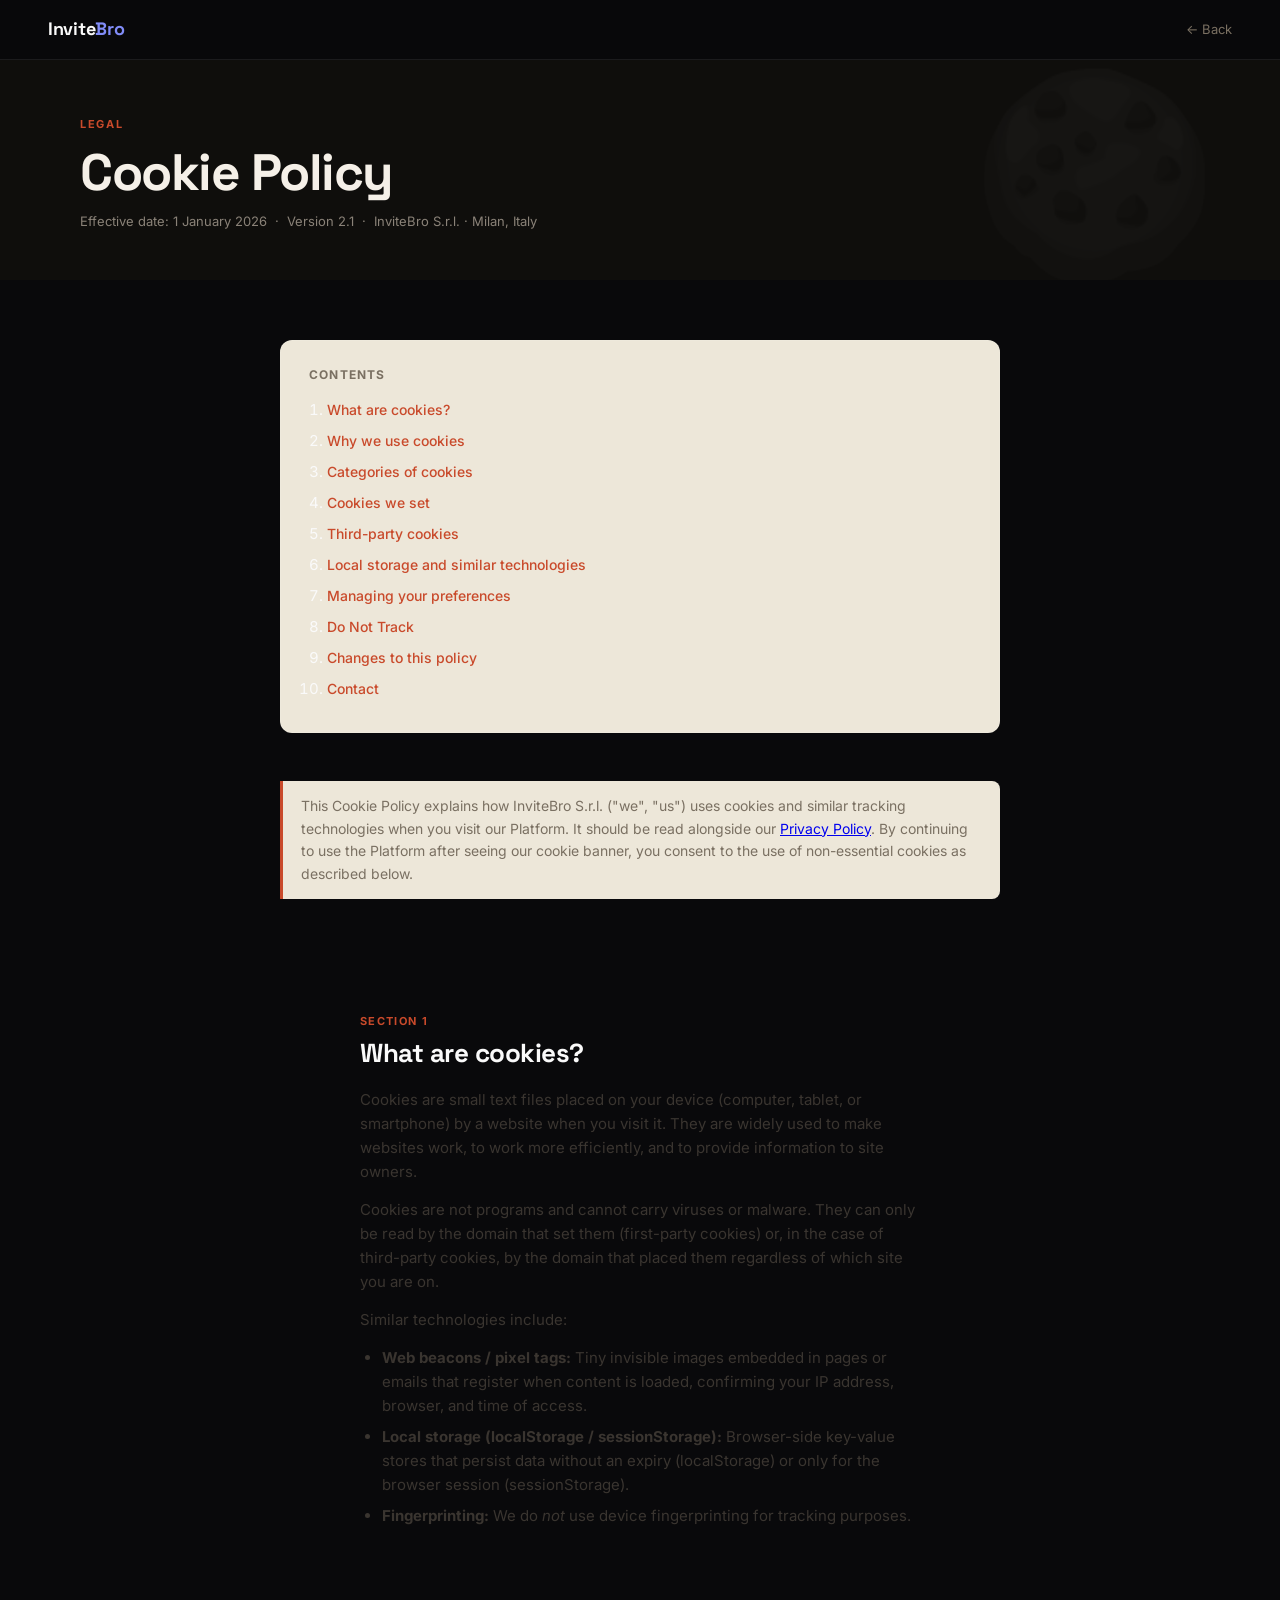
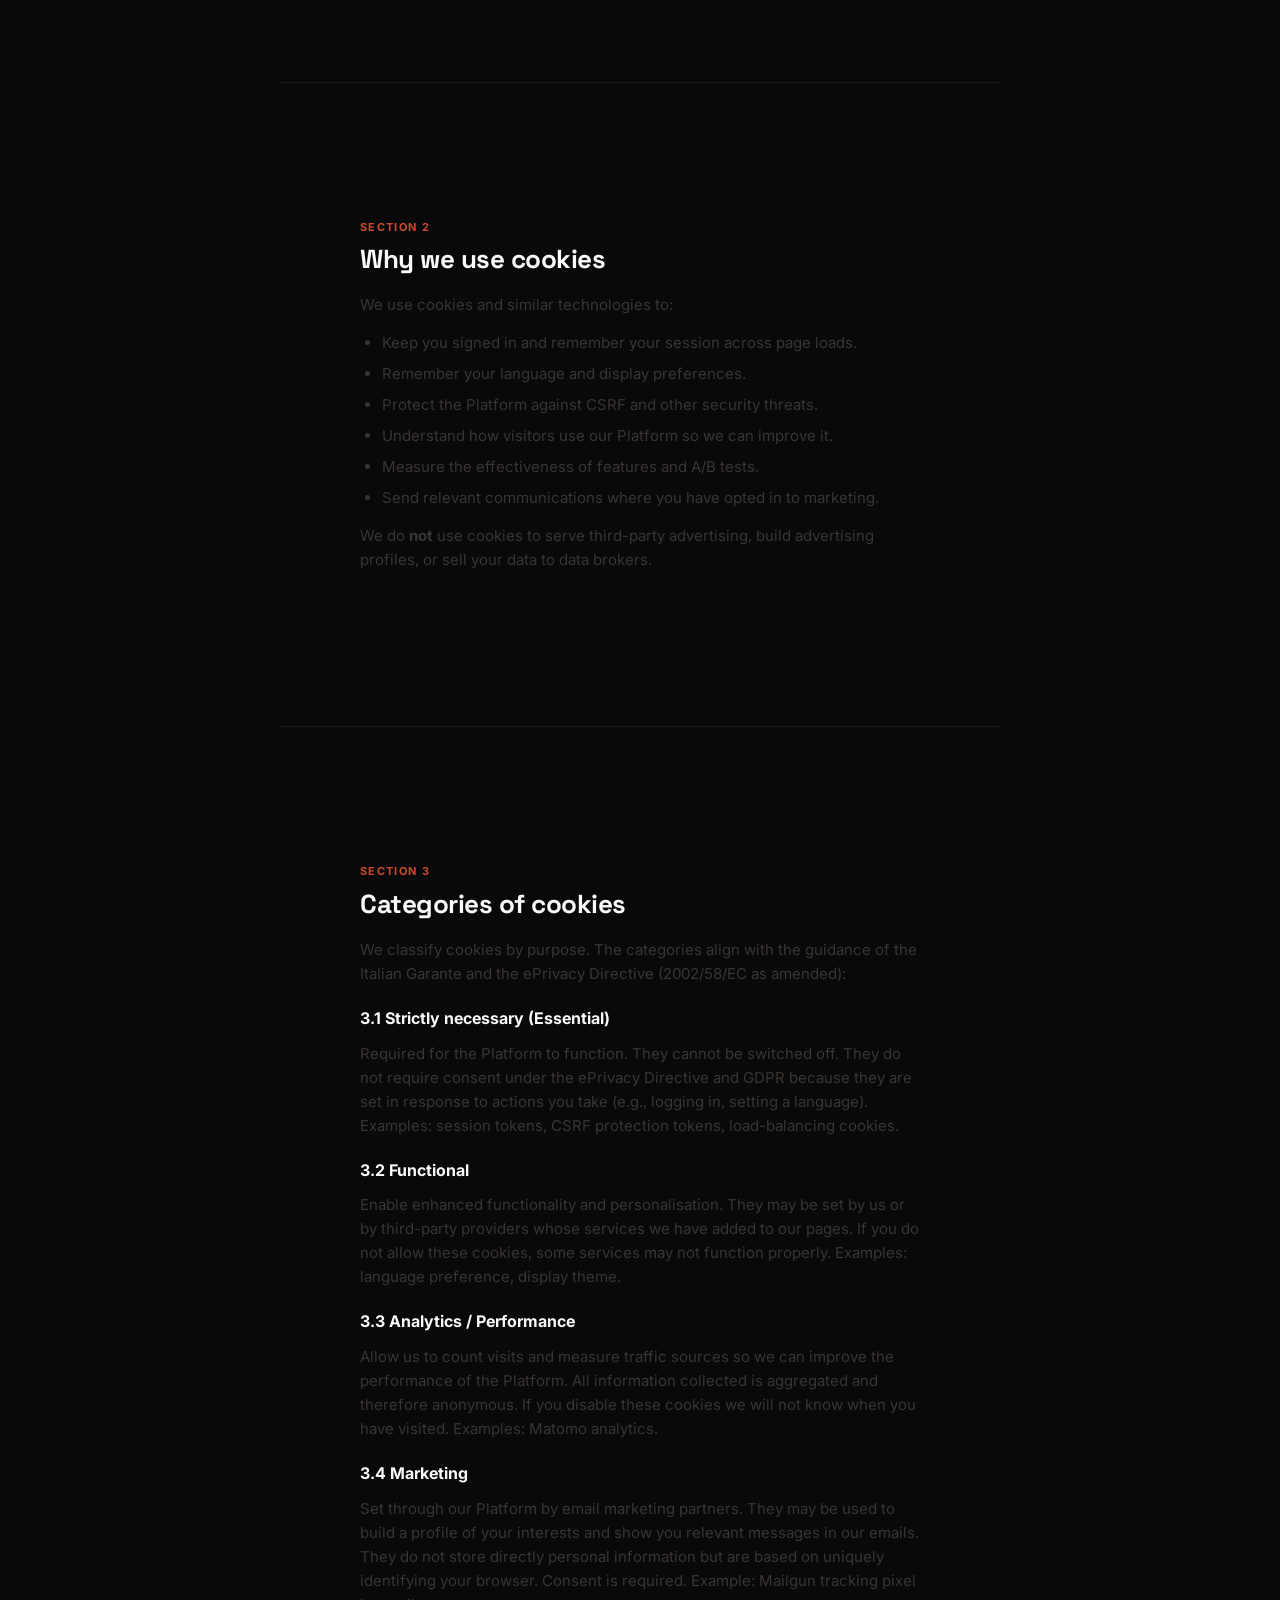
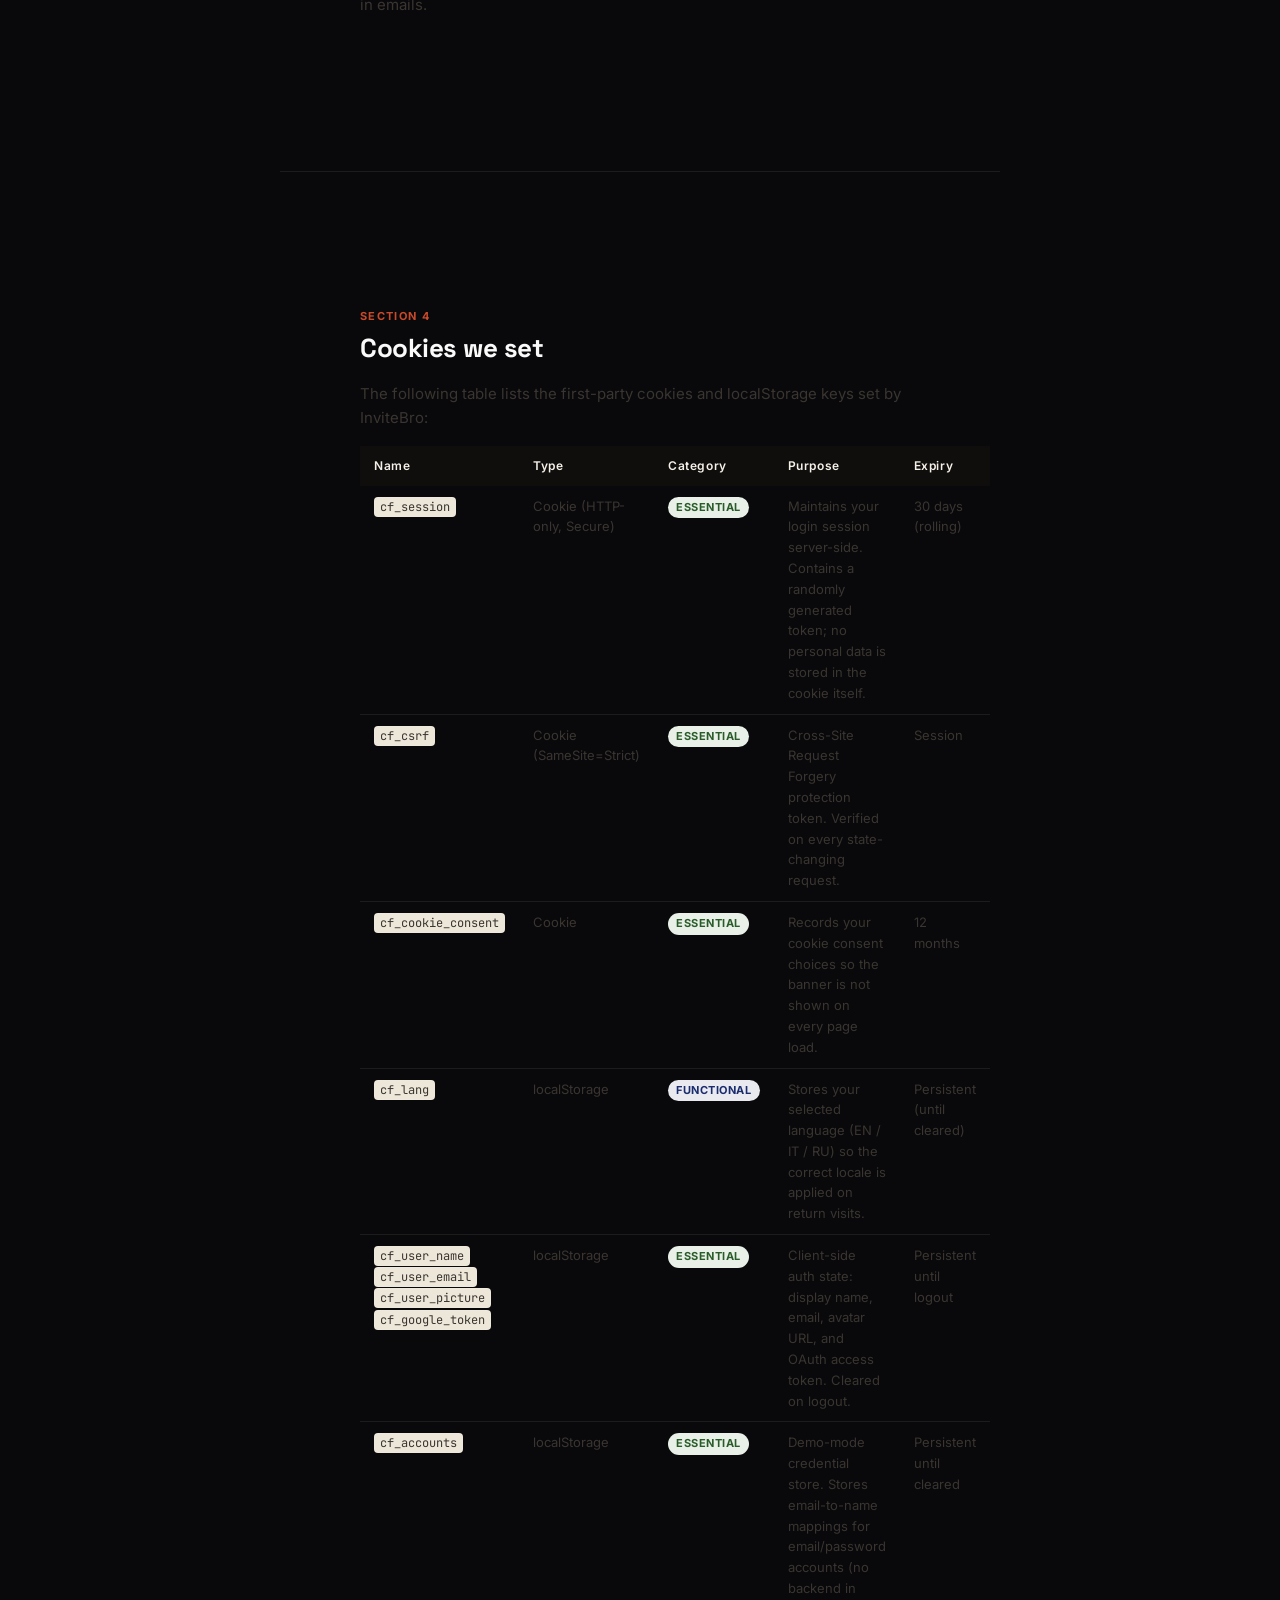
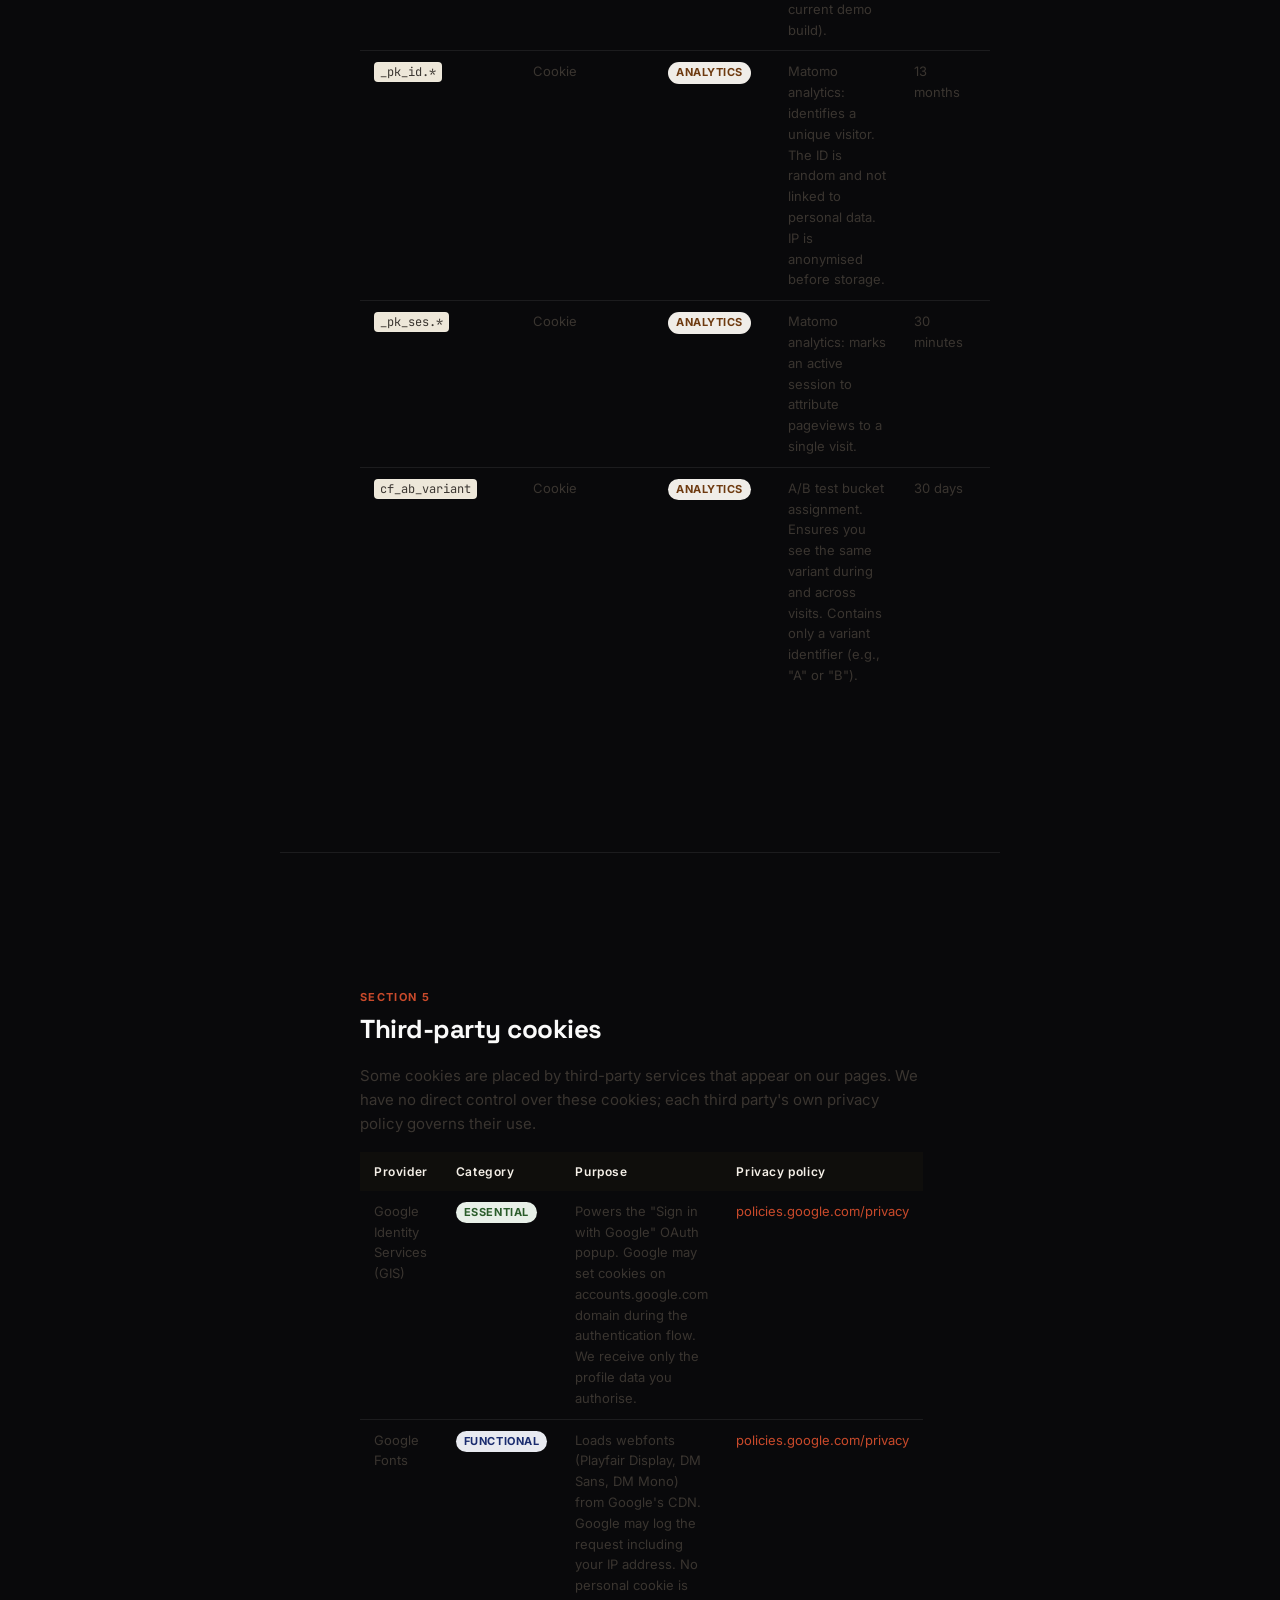
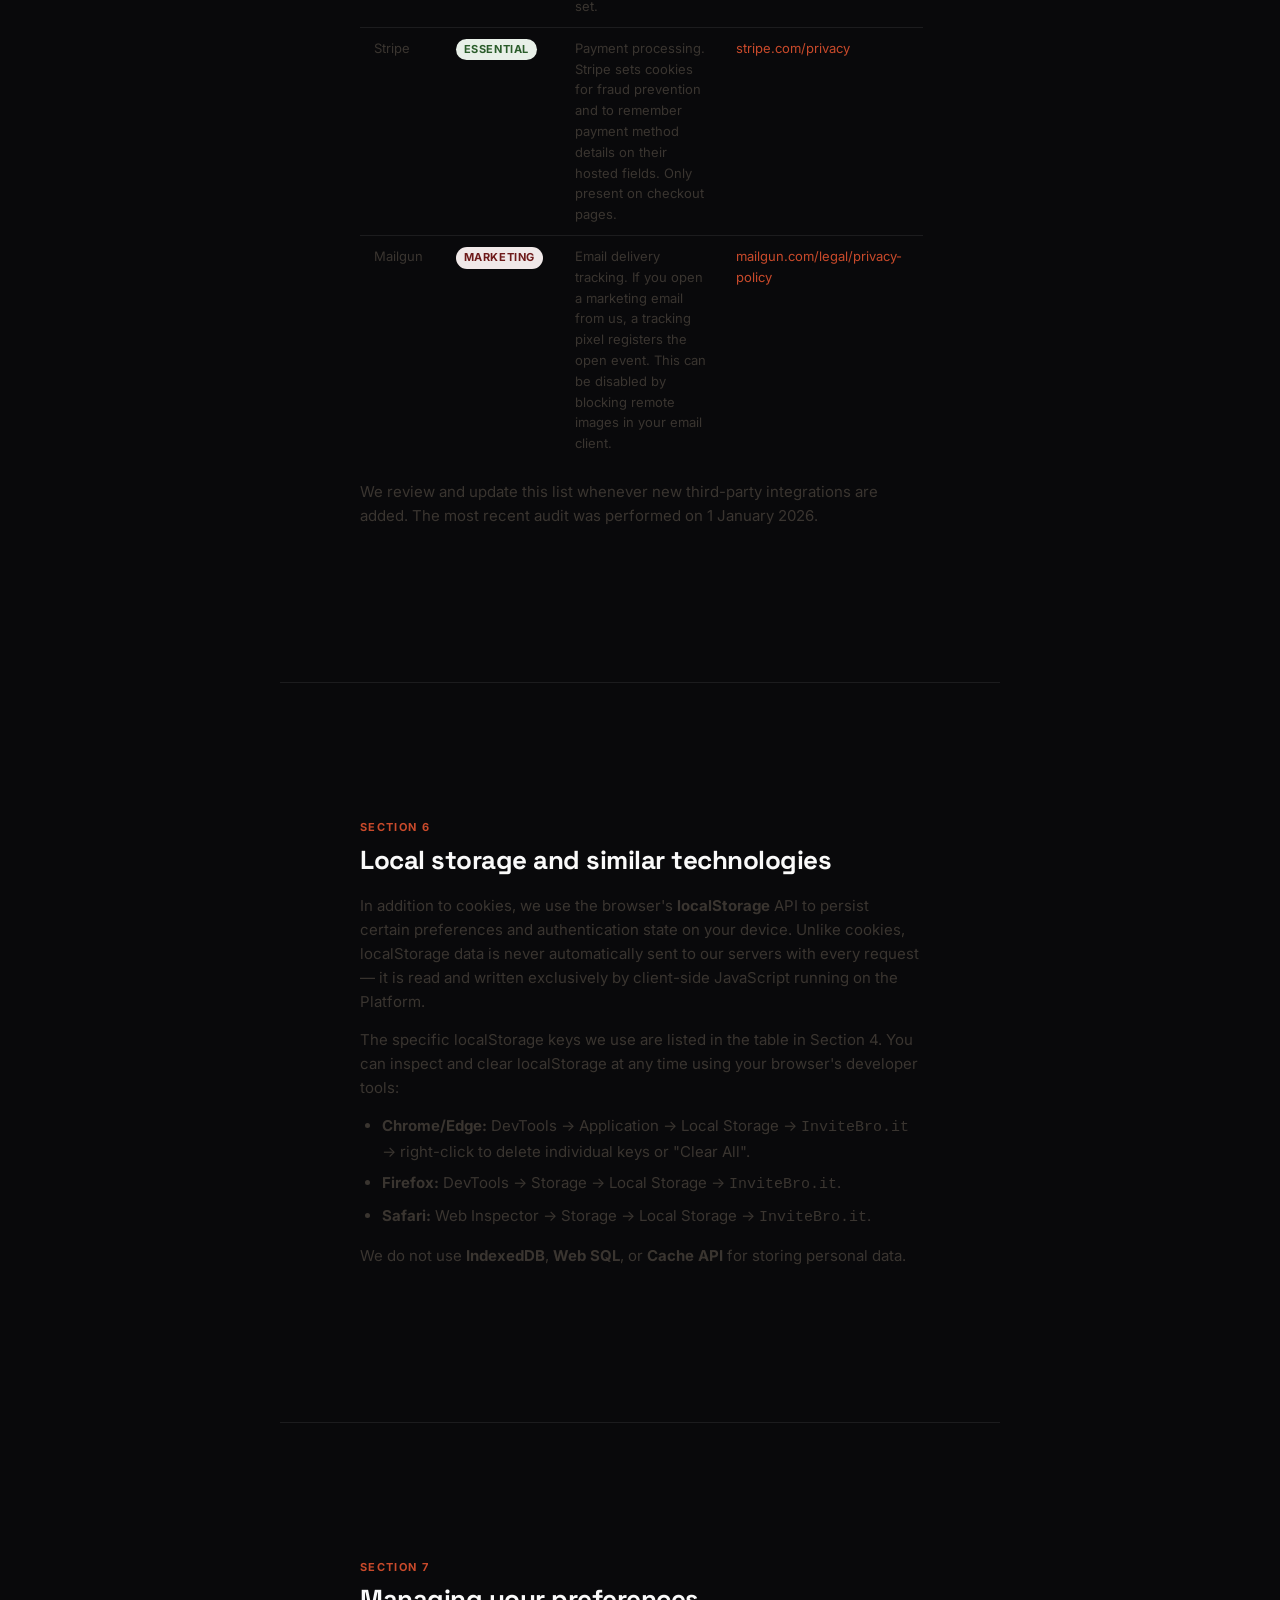
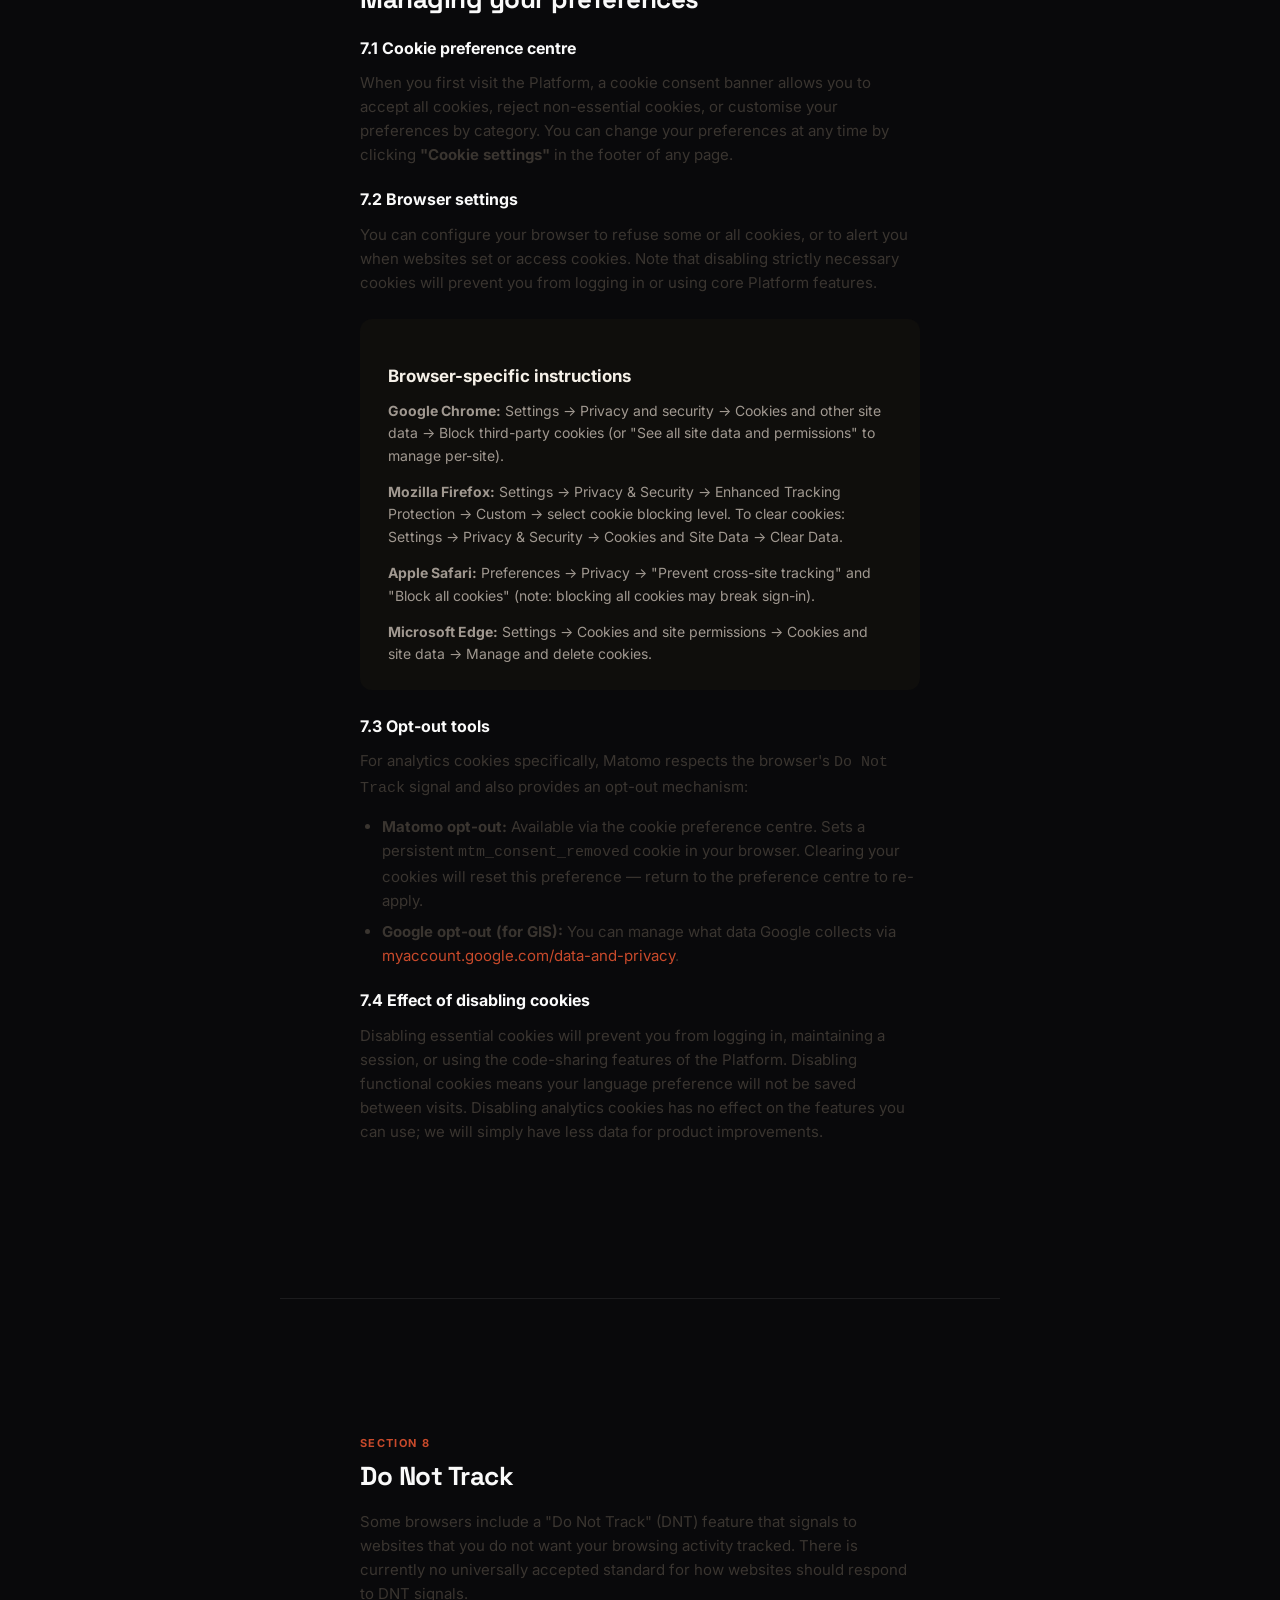
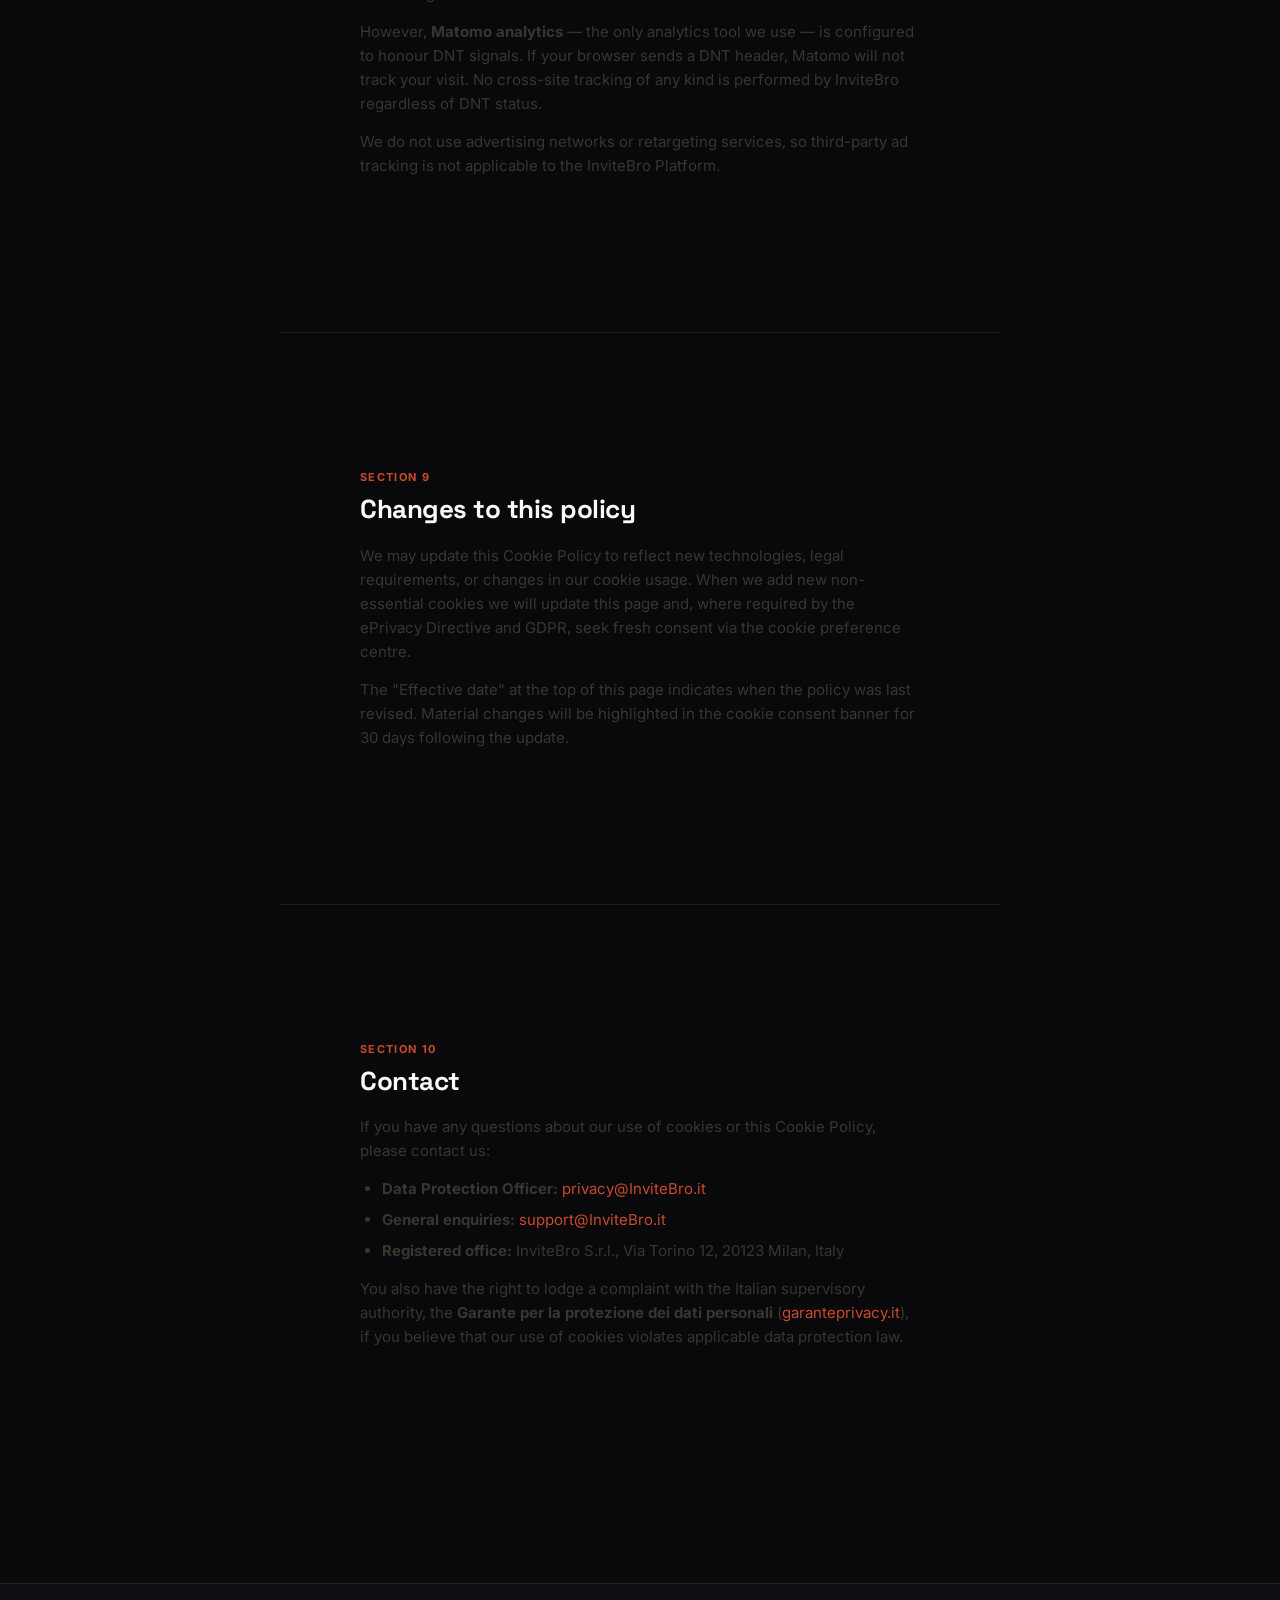
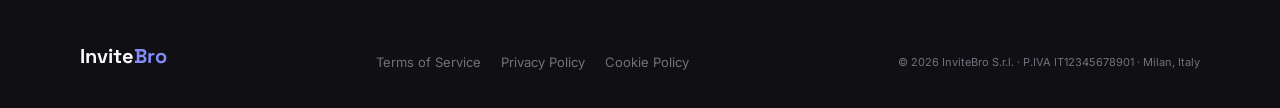
<file: cookies.html>
﻿<!DOCTYPE html>
<html lang="en">
<head>
  <meta charset="UTF-8"/>
  <meta name="viewport" content="width=device-width, initial-scale=1.0"/>
  <title>Cookie Policy — InviteBro</title>
  <link rel="preconnect" href="https://fonts.googleapis.com"/>
  <link rel="preconnect" href="https://fonts.gstatic.com" crossorigin/>
  <link href="https://fonts.googleapis.com/css2?family=Space+Grotesk:wght@400;500;600;700&family=Inter:wght@300;400;500;600&family=JetBrains+Mono:wght@400;500" rel="stylesheet"/>
  <style>
    *,*::before,*::after{box-sizing:border-box;margin:0;padding:0}
    :root{
      --ink:#0f0e0c; --paper:#f5f0e8; --cream:#ede7d9; --white:#fff;
      --rust:#c94a2b; --rust-dim:#a63b22; --muted:#7a7062; --border:#d5cdc0;
      --font-display:'Playfair Display',Georgia,serif;
      --font-body:'DM Sans',sans-serif;
      --font-mono:'DM Mono',monospace;
    }
    html{scroll-behavior:smooth}
    body{background:var(--paper);color:var(--ink);font-family:var(--font-body);font-size:16px;line-height:1.7;overflow-x:hidden}

    nav{position:sticky;top:0;z-index:100;background:rgba(245,240,232,.95);backdrop-filter:blur(12px);border-bottom:1px solid var(--border);padding:0 40px;height:60px;display:flex;align-items:center;justify-content:space-between;gap:16px}
    .nav-logo{font-family:var(--font-display);font-size:20px;font-weight:900;color:var(--ink);text-decoration:none;letter-spacing:-.5px}
    .nav-logo span{color:var(--rust)}
    .nav-back{font-size:13px;color:var(--muted);text-decoration:none;display:flex;align-items:center;gap:6px;transition:color .2s}
    .nav-back:hover{color:var(--ink)}

    .page-hero{background:var(--ink);padding:56px 80px 48px;position:relative;overflow:hidden}
    .page-hero::before{content:'🍪';position:absolute;right:60px;top:10px;font-size:200px;opacity:.04;line-height:1;pointer-events:none;filter:grayscale(1)}
    .hero-label{font-size:11px;font-weight:700;letter-spacing:.15em;text-transform:uppercase;color:var(--rust);margin-bottom:12px}
    .hero-title{font-family:var(--font-display);font-size:clamp(36px,4vw,52px);font-weight:900;color:var(--paper);letter-spacing:-1.5px;line-height:1.05;margin-bottom:12px}
    .hero-meta{font-size:13px;color:#8a8278}

    .content-wrap{max-width:800px;margin:0 auto;padding:60px 40px 80px}

    .toc{background:var(--cream);border:1px solid var(--border);border-radius:12px;padding:24px 28px;margin-bottom:48px}
    .toc-title{font-size:12px;font-weight:700;text-transform:uppercase;letter-spacing:.1em;color:var(--muted);margin-bottom:14px}
    .toc ol{padding-left:18px}
    .toc li{margin-bottom:7px}
    .toc a{color:var(--rust);text-decoration:none;font-size:14px;font-weight:500}
    .toc a:hover{text-decoration:underline}

    .section{margin-bottom:44px;scroll-margin-top:80px}
    .section-num{font-size:11px;font-weight:700;letter-spacing:.12em;text-transform:uppercase;color:var(--rust);margin-bottom:8px}
    .section h2{font-family:var(--font-display);font-size:26px;font-weight:700;letter-spacing:-.5px;margin-bottom:18px;line-height:1.2}
    .section h3{font-size:16px;font-weight:700;margin:20px 0 10px}
    .section p{margin-bottom:14px;color:#3a3530}
    .section ul,.section ol{padding-left:22px;margin-bottom:14px}
    .section li{margin-bottom:7px;color:#3a3530}
    .section a{color:var(--rust);text-decoration:none}
    .section a:hover{text-decoration:underline}
    .highlight-box{background:var(--cream);border-left:3px solid var(--rust);border-radius:0 8px 8px 0;padding:14px 18px;margin:18px 0;font-size:14px;color:var(--muted)}

    .cookie-table{width:100%;border-collapse:collapse;margin:16px 0;font-size:13px}
    .cookie-table th{background:var(--ink);color:var(--paper);padding:10px 14px;text-align:left;font-size:12px;font-weight:600;letter-spacing:.05em}
    .cookie-table td{padding:10px 14px;border-bottom:1px solid var(--border);color:#3a3530;vertical-align:top}
    .cookie-table tr:last-child td{border-bottom:none}
    .cookie-table tr:nth-child(even) td{background:rgba(0,0,0,.02)}
    .cookie-table code{font-family:var(--font-mono);font-size:12px;background:var(--cream);border:1px solid var(--border);border-radius:4px;padding:1px 5px}

    .cat-badge{display:inline-block;padding:2px 8px;border-radius:20px;font-size:11px;font-weight:700;letter-spacing:.05em;text-transform:uppercase}
    .cat-essential{background:#e8f0e8;color:#2a5c2a}
    .cat-functional{background:#e8eaf0;color:#1a2c6e}
    .cat-analytics{background:#f0ede8;color:#6e3a10}
    .cat-marketing{background:#f0e8e8;color:#6e1a1a}

    .opt-out-box{background:var(--ink);color:var(--paper);border-radius:12px;padding:24px 28px;margin:24px 0}
    .opt-out-box h3{color:var(--paper);margin-bottom:10px;font-size:17px}
    .opt-out-box p{color:#a09890;font-size:14px;margin-bottom:14px}
    .opt-out-box p:last-child{margin-bottom:0}
    .opt-out-box a{color:var(--rust)}
    .opt-out-box code{font-family:var(--font-mono);font-size:12px;background:rgba(255,255,255,.1);border-radius:4px;padding:1px 5px;color:#d4c8bc}

    .divider{height:1px;background:var(--border);margin:40px 0}

    footer{background:#0a0908;color:#6a6258;padding:28px 40px;display:flex;align-items:center;justify-content:space-between;gap:16px;flex-wrap:wrap}
    .footer-logo{font-family:var(--font-display);font-size:18px;font-weight:900;color:var(--paper)}
    .footer-logo span{color:var(--rust)}
    .footer-links{display:flex;gap:20px;flex-wrap:wrap}
    .footer-links a{color:#6a6258;text-decoration:none;font-size:13px;transition:color .2s}
    .footer-links a:hover{color:var(--paper)}
    .footer-vat{font-size:11px;color:#3a3830}

    @media(max-width:768px){
      nav,.page-hero,.content-wrap,footer{padding-left:20px;padding-right:20px}
      .page-hero{padding-top:40px;padding-bottom:32px}
      .cookie-table{font-size:12px}
      .cookie-table th,.cookie-table td{padding:8px 10px}
    }
  </style>
  <link rel="stylesheet" href="modern.css" />
</head>
<body>

<nav>
  <a href="index.html" class="nav-logo">Invite<span>Bro</span></a>
  <a href="javascript:history.back()" class="nav-back">← Back</a>
</nav>

<div class="page-hero">
  <div class="hero-label">Legal</div>
  <h1 class="hero-title">Cookie Policy</h1>
  <div class="hero-meta">Effective date: 1 January 2026 &nbsp;·&nbsp; Version 2.1 &nbsp;·&nbsp; InviteBro S.r.l. · Milan, Italy</div>
</div>

<div class="content-wrap">

  <div class="toc">
    <div class="toc-title">Contents</div>
    <ol>
      <li><a href="#s1">What are cookies?</a></li>
      <li><a href="#s2">Why we use cookies</a></li>
      <li><a href="#s3">Categories of cookies</a></li>
      <li><a href="#s4">Cookies we set</a></li>
      <li><a href="#s5">Third-party cookies</a></li>
      <li><a href="#s6">Local storage and similar technologies</a></li>
      <li><a href="#s7">Managing your preferences</a></li>
      <li><a href="#s8">Do Not Track</a></li>
      <li><a href="#s9">Changes to this policy</a></li>
      <li><a href="#s10">Contact</a></li>
    </ol>
  </div>

  <div class="highlight-box">
    This Cookie Policy explains how InviteBro S.r.l. ("we", "us") uses cookies and similar tracking technologies when you visit our Platform. It should be read alongside our <a href="privacy.html">Privacy Policy</a>. By continuing to use the Platform after seeing our cookie banner, you consent to the use of non-essential cookies as described below.
  </div>

  <div class="section" id="s1">
    <div class="section-num">Section 1</div>
    <h2>What are cookies?</h2>
    <p>Cookies are small text files placed on your device (computer, tablet, or smartphone) by a website when you visit it. They are widely used to make websites work, to work more efficiently, and to provide information to site owners.</p>
    <p>Cookies are not programs and cannot carry viruses or malware. They can only be read by the domain that set them (first-party cookies) or, in the case of third-party cookies, by the domain that placed them regardless of which site you are on.</p>
    <p>Similar technologies include:</p>
    <ul>
      <li><strong>Web beacons / pixel tags:</strong> Tiny invisible images embedded in pages or emails that register when content is loaded, confirming your IP address, browser, and time of access.</li>
      <li><strong>Local storage (localStorage / sessionStorage):</strong> Browser-side key-value stores that persist data without an expiry (localStorage) or only for the browser session (sessionStorage).</li>
      <li><strong>Fingerprinting:</strong> We do <em>not</em> use device fingerprinting for tracking purposes.</li>
    </ul>
  </div>

  <div class="divider"></div>

  <div class="section" id="s2">
    <div class="section-num">Section 2</div>
    <h2>Why we use cookies</h2>
    <p>We use cookies and similar technologies to:</p>
    <ul>
      <li>Keep you signed in and remember your session across page loads.</li>
      <li>Remember your language and display preferences.</li>
      <li>Protect the Platform against CSRF and other security threats.</li>
      <li>Understand how visitors use our Platform so we can improve it.</li>
      <li>Measure the effectiveness of features and A/B tests.</li>
      <li>Send relevant communications where you have opted in to marketing.</li>
    </ul>
    <p>We do <strong>not</strong> use cookies to serve third-party advertising, build advertising profiles, or sell your data to data brokers.</p>
  </div>

  <div class="divider"></div>

  <div class="section" id="s3">
    <div class="section-num">Section 3</div>
    <h2>Categories of cookies</h2>
    <p>We classify cookies by purpose. The categories align with the guidance of the Italian Garante and the ePrivacy Directive (2002/58/EC as amended):</p>

    <h3>3.1 Strictly necessary (Essential)</h3>
    <p>Required for the Platform to function. They cannot be switched off. They do not require consent under the ePrivacy Directive and GDPR because they are set in response to actions you take (e.g., logging in, setting a language). Examples: session tokens, CSRF protection tokens, load-balancing cookies.</p>

    <h3>3.2 Functional</h3>
    <p>Enable enhanced functionality and personalisation. They may be set by us or by third-party providers whose services we have added to our pages. If you do not allow these cookies, some services may not function properly. Examples: language preference, display theme.</p>

    <h3>3.3 Analytics / Performance</h3>
    <p>Allow us to count visits and measure traffic sources so we can improve the performance of the Platform. All information collected is aggregated and therefore anonymous. If you disable these cookies we will not know when you have visited. Examples: Matomo analytics.</p>

    <h3>3.4 Marketing</h3>
    <p>Set through our Platform by email marketing partners. They may be used to build a profile of your interests and show you relevant messages in our emails. They do not store directly personal information but are based on uniquely identifying your browser. Consent is required. Example: Mailgun tracking pixel in emails.</p>
  </div>

  <div class="divider"></div>

  <div class="section" id="s4">
    <div class="section-num">Section 4</div>
    <h2>Cookies we set</h2>
    <p>The following table lists the first-party cookies and localStorage keys set by InviteBro:</p>

    <table class="cookie-table">
      <thead>
        <tr>
          <th>Name</th>
          <th>Type</th>
          <th>Category</th>
          <th>Purpose</th>
          <th>Expiry</th>
        </tr>
      </thead>
      <tbody>
        <tr>
          <td><code>cf_session</code></td>
          <td>Cookie (HTTP-only, Secure)</td>
          <td><span class="cat-badge cat-essential">Essential</span></td>
          <td>Maintains your login session server-side. Contains a randomly generated token; no personal data is stored in the cookie itself.</td>
          <td>30 days (rolling)</td>
        </tr>
        <tr>
          <td><code>cf_csrf</code></td>
          <td>Cookie (SameSite=Strict)</td>
          <td><span class="cat-badge cat-essential">Essential</span></td>
          <td>Cross-Site Request Forgery protection token. Verified on every state-changing request.</td>
          <td>Session</td>
        </tr>
        <tr>
          <td><code>cf_cookie_consent</code></td>
          <td>Cookie</td>
          <td><span class="cat-badge cat-essential">Essential</span></td>
          <td>Records your cookie consent choices so the banner is not shown on every page load.</td>
          <td>12 months</td>
        </tr>
        <tr>
          <td><code>cf_lang</code></td>
          <td>localStorage</td>
          <td><span class="cat-badge cat-functional">Functional</span></td>
          <td>Stores your selected language (EN / IT / RU) so the correct locale is applied on return visits.</td>
          <td>Persistent (until cleared)</td>
        </tr>
        <tr>
          <td><code>cf_user_name</code><br/><code>cf_user_email</code><br/><code>cf_user_picture</code><br/><code>cf_google_token</code></td>
          <td>localStorage</td>
          <td><span class="cat-badge cat-essential">Essential</span></td>
          <td>Client-side auth state: display name, email, avatar URL, and OAuth access token. Cleared on logout.</td>
          <td>Persistent until logout</td>
        </tr>
        <tr>
          <td><code>cf_accounts</code></td>
          <td>localStorage</td>
          <td><span class="cat-badge cat-essential">Essential</span></td>
          <td>Demo-mode credential store. Stores email-to-name mappings for email/password accounts (no backend in current demo build).</td>
          <td>Persistent until cleared</td>
        </tr>
        <tr>
          <td><code>_pk_id.*</code></td>
          <td>Cookie</td>
          <td><span class="cat-badge cat-analytics">Analytics</span></td>
          <td>Matomo analytics: identifies a unique visitor. The ID is random and not linked to personal data. IP is anonymised before storage.</td>
          <td>13 months</td>
        </tr>
        <tr>
          <td><code>_pk_ses.*</code></td>
          <td>Cookie</td>
          <td><span class="cat-badge cat-analytics">Analytics</span></td>
          <td>Matomo analytics: marks an active session to attribute pageviews to a single visit.</td>
          <td>30 minutes</td>
        </tr>
        <tr>
          <td><code>cf_ab_variant</code></td>
          <td>Cookie</td>
          <td><span class="cat-badge cat-analytics">Analytics</span></td>
          <td>A/B test bucket assignment. Ensures you see the same variant during and across visits. Contains only a variant identifier (e.g., "A" or "B").</td>
          <td>30 days</td>
        </tr>
      </tbody>
    </table>
  </div>

  <div class="divider"></div>

  <div class="section" id="s5">
    <div class="section-num">Section 5</div>
    <h2>Third-party cookies</h2>
    <p>Some cookies are placed by third-party services that appear on our pages. We have no direct control over these cookies; each third party's own privacy policy governs their use.</p>

    <table class="cookie-table">
      <thead>
        <tr>
          <th>Provider</th>
          <th>Category</th>
          <th>Purpose</th>
          <th>Privacy policy</th>
        </tr>
      </thead>
      <tbody>
        <tr>
          <td>Google Identity Services (GIS)</td>
          <td><span class="cat-badge cat-essential">Essential</span></td>
          <td>Powers the "Sign in with Google" OAuth popup. Google may set cookies on accounts.google.com domain during the authentication flow. We receive only the profile data you authorise.</td>
          <td><a href="https://policies.google.com/privacy" target="_blank" rel="noopener">policies.google.com/privacy</a></td>
        </tr>
        <tr>
          <td>Google Fonts</td>
          <td><span class="cat-badge cat-functional">Functional</span></td>
          <td>Loads webfonts (Playfair Display, DM Sans, DM Mono) from Google's CDN. Google may log the request including your IP address. No personal cookie is set.</td>
          <td><a href="https://policies.google.com/privacy" target="_blank" rel="noopener">policies.google.com/privacy</a></td>
        </tr>
        <tr>
          <td>Stripe</td>
          <td><span class="cat-badge cat-essential">Essential</span></td>
          <td>Payment processing. Stripe sets cookies for fraud prevention and to remember payment method details on their hosted fields. Only present on checkout pages.</td>
          <td><a href="https://stripe.com/privacy" target="_blank" rel="noopener">stripe.com/privacy</a></td>
        </tr>
        <tr>
          <td>Mailgun</td>
          <td><span class="cat-badge cat-marketing">Marketing</span></td>
          <td>Email delivery tracking. If you open a marketing email from us, a tracking pixel registers the open event. This can be disabled by blocking remote images in your email client.</td>
          <td><a href="https://www.mailgun.com/legal/privacy-policy/" target="_blank" rel="noopener">mailgun.com/legal/privacy-policy</a></td>
        </tr>
      </tbody>
    </table>

    <p>We review and update this list whenever new third-party integrations are added. The most recent audit was performed on 1 January 2026.</p>
  </div>

  <div class="divider"></div>

  <div class="section" id="s6">
    <div class="section-num">Section 6</div>
    <h2>Local storage and similar technologies</h2>
    <p>In addition to cookies, we use the browser's <strong>localStorage</strong> API to persist certain preferences and authentication state on your device. Unlike cookies, localStorage data is never automatically sent to our servers with every request — it is read and written exclusively by client-side JavaScript running on the Platform.</p>
    <p>The specific localStorage keys we use are listed in the table in Section 4. You can inspect and clear localStorage at any time using your browser's developer tools:</p>
    <ul>
      <li><strong>Chrome/Edge:</strong> DevTools → Application → Local Storage → <code>InviteBro.it</code> → right-click to delete individual keys or "Clear All".</li>
      <li><strong>Firefox:</strong> DevTools → Storage → Local Storage → <code>InviteBro.it</code>.</li>
      <li><strong>Safari:</strong> Web Inspector → Storage → Local Storage → <code>InviteBro.it</code>.</li>
    </ul>
    <p>We do not use <strong>IndexedDB</strong>, <strong>Web SQL</strong>, or <strong>Cache API</strong> for storing personal data.</p>
  </div>

  <div class="divider"></div>

  <div class="section" id="s7">
    <div class="section-num">Section 7</div>
    <h2>Managing your preferences</h2>

    <h3>7.1 Cookie preference centre</h3>
    <p>When you first visit the Platform, a cookie consent banner allows you to accept all cookies, reject non-essential cookies, or customise your preferences by category. You can change your preferences at any time by clicking <strong>"Cookie settings"</strong> in the footer of any page.</p>

    <h3>7.2 Browser settings</h3>
    <p>You can configure your browser to refuse some or all cookies, or to alert you when websites set or access cookies. Note that disabling strictly necessary cookies will prevent you from logging in or using core Platform features.</p>

    <div class="opt-out-box">
      <h3>Browser-specific instructions</h3>
      <p><strong>Google Chrome:</strong> Settings → Privacy and security → Cookies and other site data → Block third-party cookies (or "See all site data and permissions" to manage per-site).</p>
      <p><strong>Mozilla Firefox:</strong> Settings → Privacy &amp; Security → Enhanced Tracking Protection → Custom → select cookie blocking level. To clear cookies: Settings → Privacy &amp; Security → Cookies and Site Data → Clear Data.</p>
      <p><strong>Apple Safari:</strong> Preferences → Privacy → "Prevent cross-site tracking" and "Block all cookies" (note: blocking all cookies may break sign-in).</p>
      <p><strong>Microsoft Edge:</strong> Settings → Cookies and site permissions → Cookies and site data → Manage and delete cookies.</p>
    </div>

    <h3>7.3 Opt-out tools</h3>
    <p>For analytics cookies specifically, Matomo respects the browser's <code>Do Not Track</code> signal and also provides an opt-out mechanism:</p>
    <ul>
      <li><strong>Matomo opt-out:</strong> Available via the cookie preference centre. Sets a persistent <code>mtm_consent_removed</code> cookie in your browser. Clearing your cookies will reset this preference — return to the preference centre to re-apply.</li>
      <li><strong>Google opt-out (for GIS):</strong> You can manage what data Google collects via <a href="https://myaccount.google.com/data-and-privacy" target="_blank" rel="noopener">myaccount.google.com/data-and-privacy</a>.</li>
    </ul>

    <h3>7.4 Effect of disabling cookies</h3>
    <p>Disabling essential cookies will prevent you from logging in, maintaining a session, or using the code-sharing features of the Platform. Disabling functional cookies means your language preference will not be saved between visits. Disabling analytics cookies has no effect on the features you can use; we will simply have less data for product improvements.</p>
  </div>

  <div class="divider"></div>

  <div class="section" id="s8">
    <div class="section-num">Section 8</div>
    <h2>Do Not Track</h2>
    <p>Some browsers include a "Do Not Track" (DNT) feature that signals to websites that you do not want your browsing activity tracked. There is currently no universally accepted standard for how websites should respond to DNT signals.</p>
    <p>However, <strong>Matomo analytics</strong> — the only analytics tool we use — is configured to honour DNT signals. If your browser sends a DNT header, Matomo will not track your visit. No cross-site tracking of any kind is performed by InviteBro regardless of DNT status.</p>
    <p>We do not use advertising networks or retargeting services, so third-party ad tracking is not applicable to the InviteBro Platform.</p>
  </div>

  <div class="divider"></div>

  <div class="section" id="s9">
    <div class="section-num">Section 9</div>
    <h2>Changes to this policy</h2>
    <p>We may update this Cookie Policy to reflect new technologies, legal requirements, or changes in our cookie usage. When we add new non-essential cookies we will update this page and, where required by the ePrivacy Directive and GDPR, seek fresh consent via the cookie preference centre.</p>
    <p>The "Effective date" at the top of this page indicates when the policy was last revised. Material changes will be highlighted in the cookie consent banner for 30 days following the update.</p>
  </div>

  <div class="divider"></div>

  <div class="section" id="s10">
    <div class="section-num">Section 10</div>
    <h2>Contact</h2>
    <p>If you have any questions about our use of cookies or this Cookie Policy, please contact us:</p>
    <ul>
      <li><strong>Data Protection Officer:</strong> <a href="mailto:privacy@InviteBro.it">privacy@InviteBro.it</a></li>
      <li><strong>General enquiries:</strong> <a href="mailto:support@InviteBro.it">support@InviteBro.it</a></li>
      <li><strong>Registered office:</strong> InviteBro S.r.l., Via Torino 12, 20123 Milan, Italy</li>
    </ul>
    <p>You also have the right to lodge a complaint with the Italian supervisory authority, the <strong>Garante per la protezione dei dati personali</strong> (<a href="https://www.garanteprivacy.it" target="_blank" rel="noopener">garanteprivacy.it</a>), if you believe that our use of cookies violates applicable data protection law.</p>
  </div>

</div>

<footer>
  <div class="footer-logo">Invite<span>Bro</span></div>
  <div class="footer-links">
    <a href="tos.html">Terms of Service</a>
    <a href="privacy.html">Privacy Policy</a>
    <a href="cookies.html">Cookie Policy</a>
  </div>
  <div class="footer-vat">© 2026 InviteBro S.r.l. · P.IVA IT12345678901 · Milan, Italy</div>
</footer>

</body>
</html>
</file>
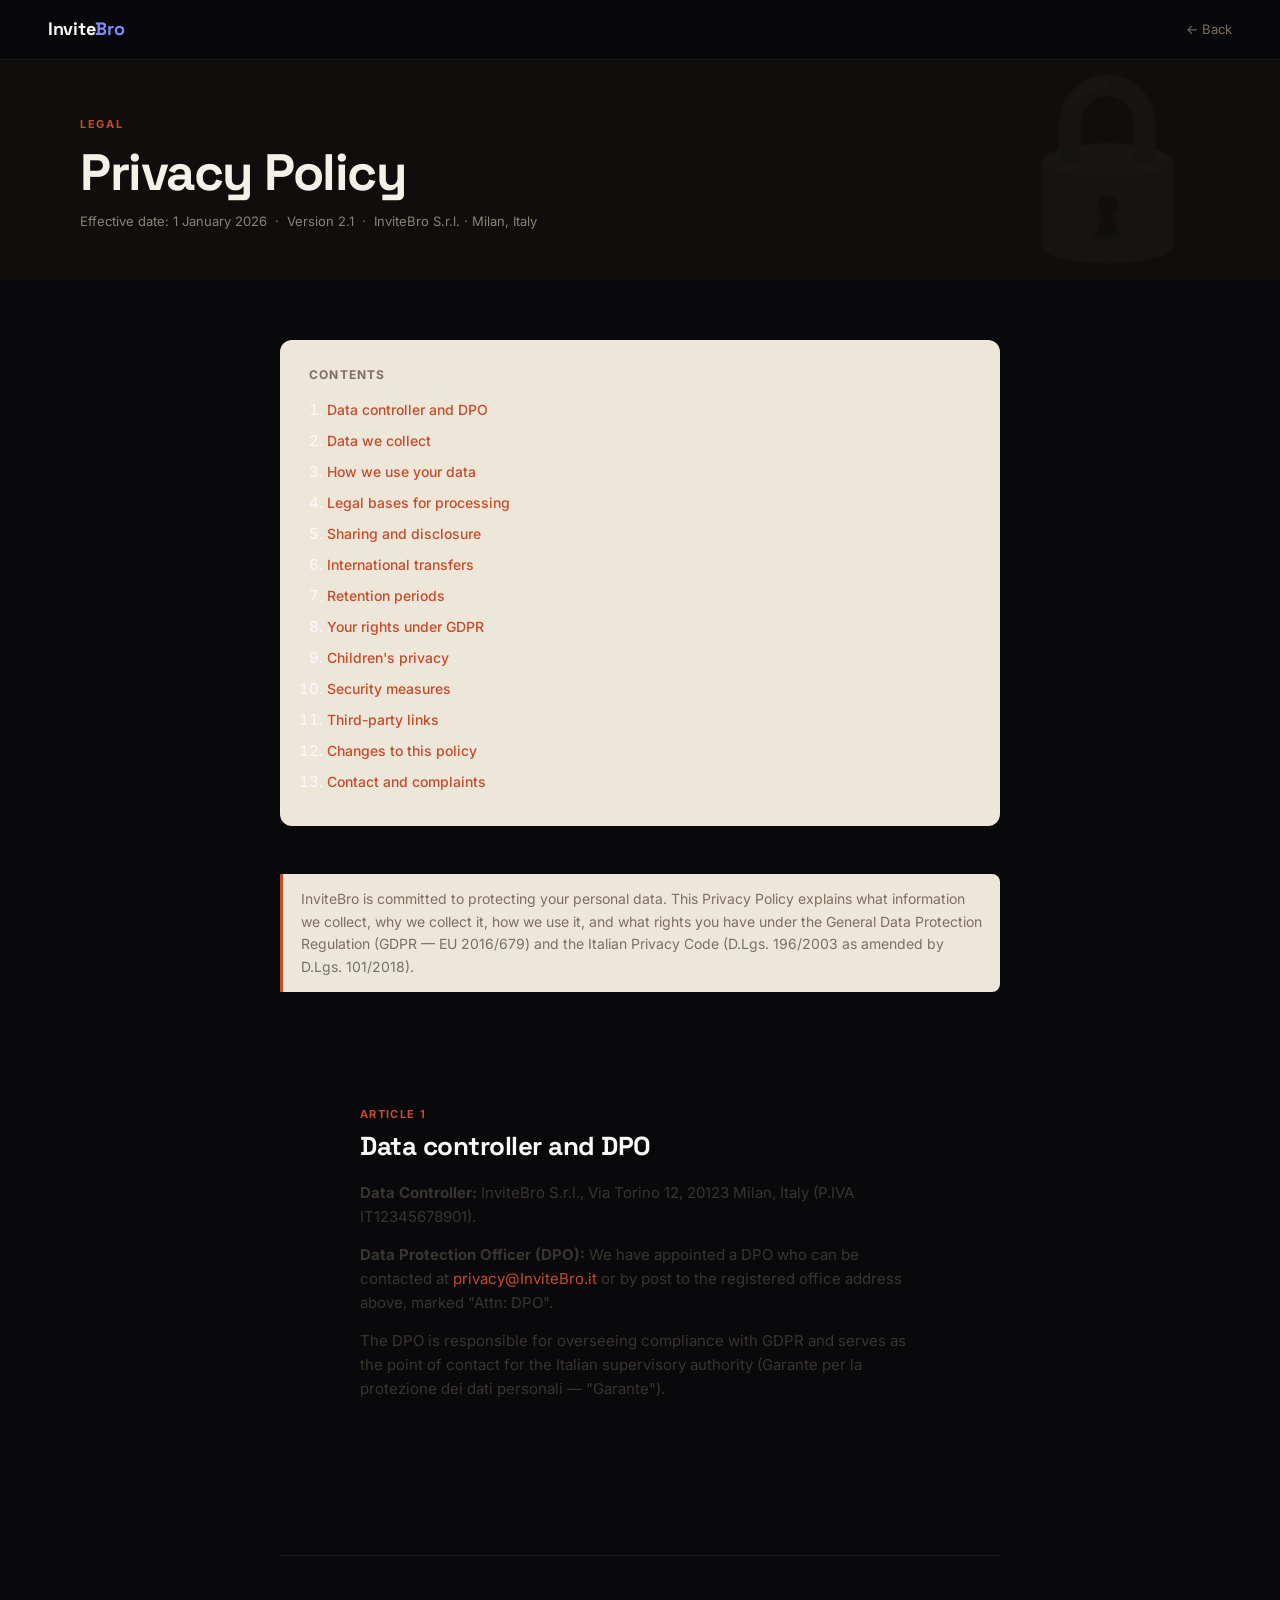
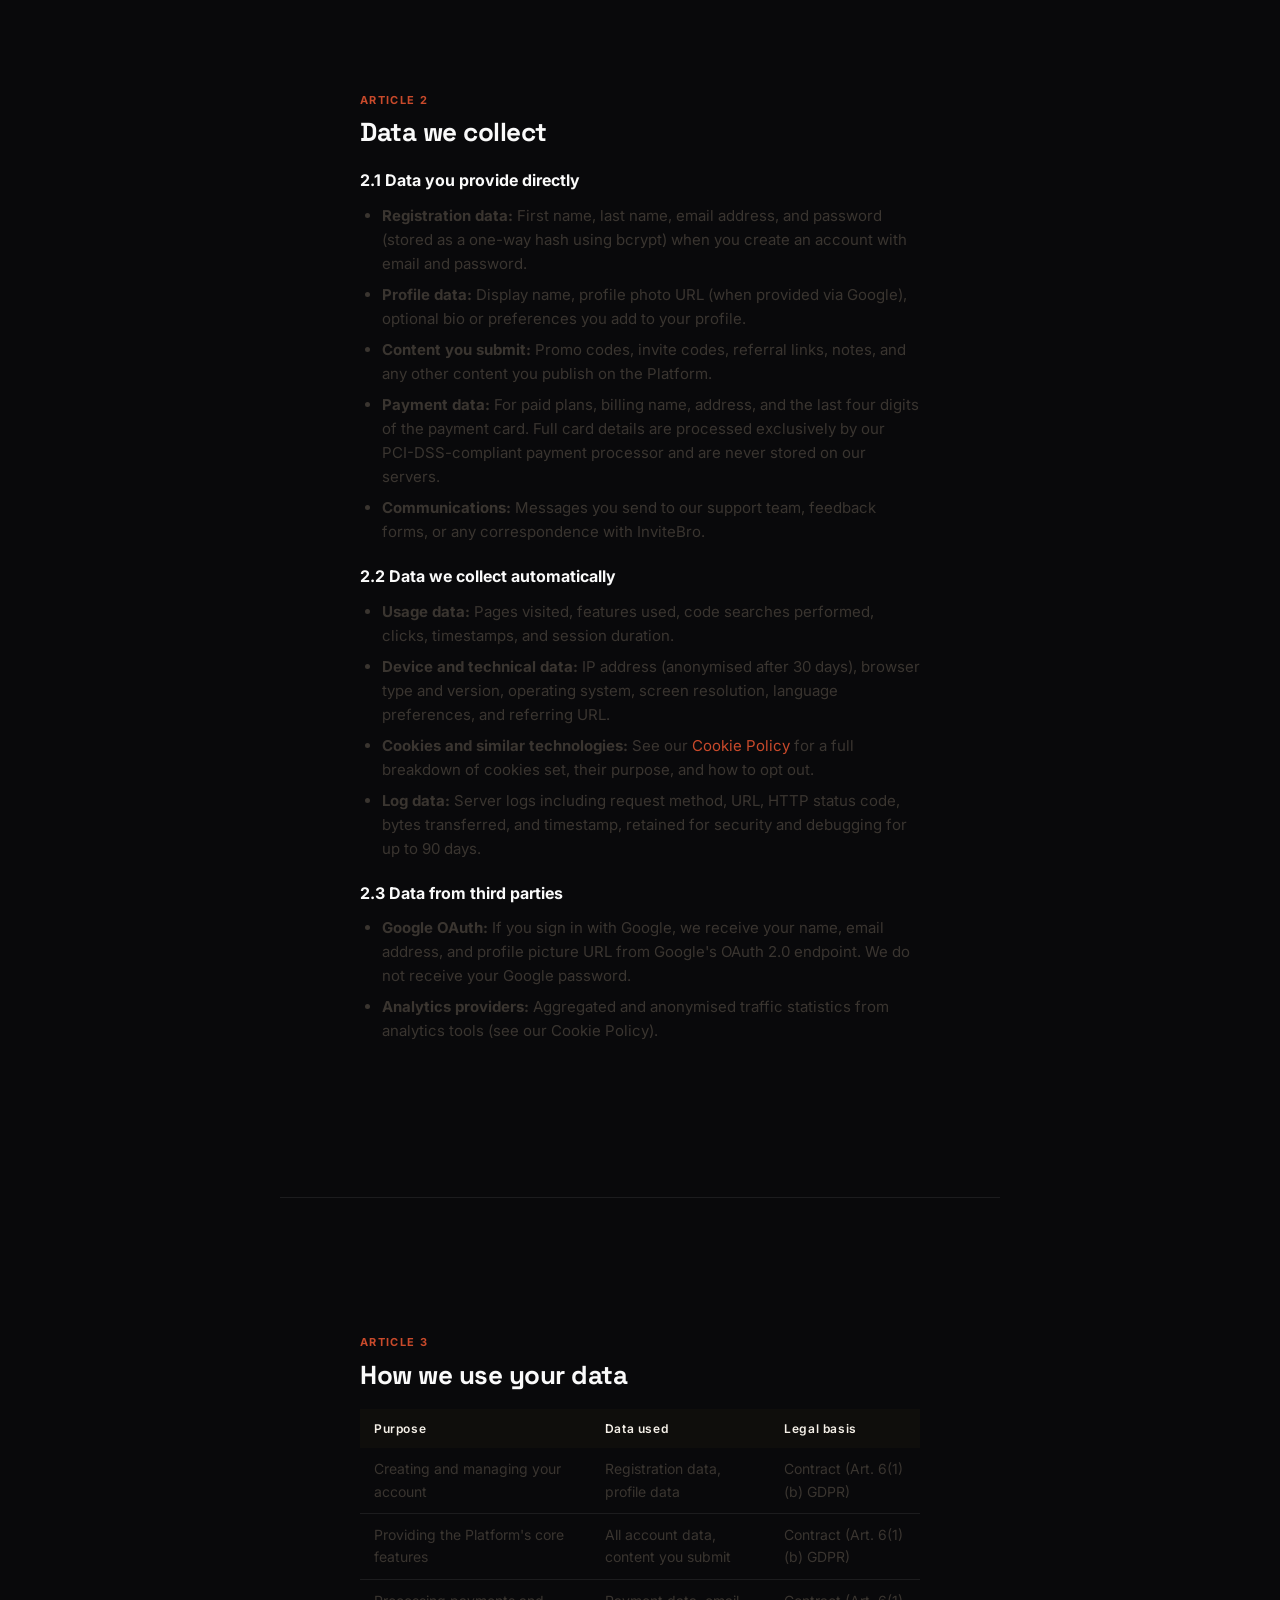
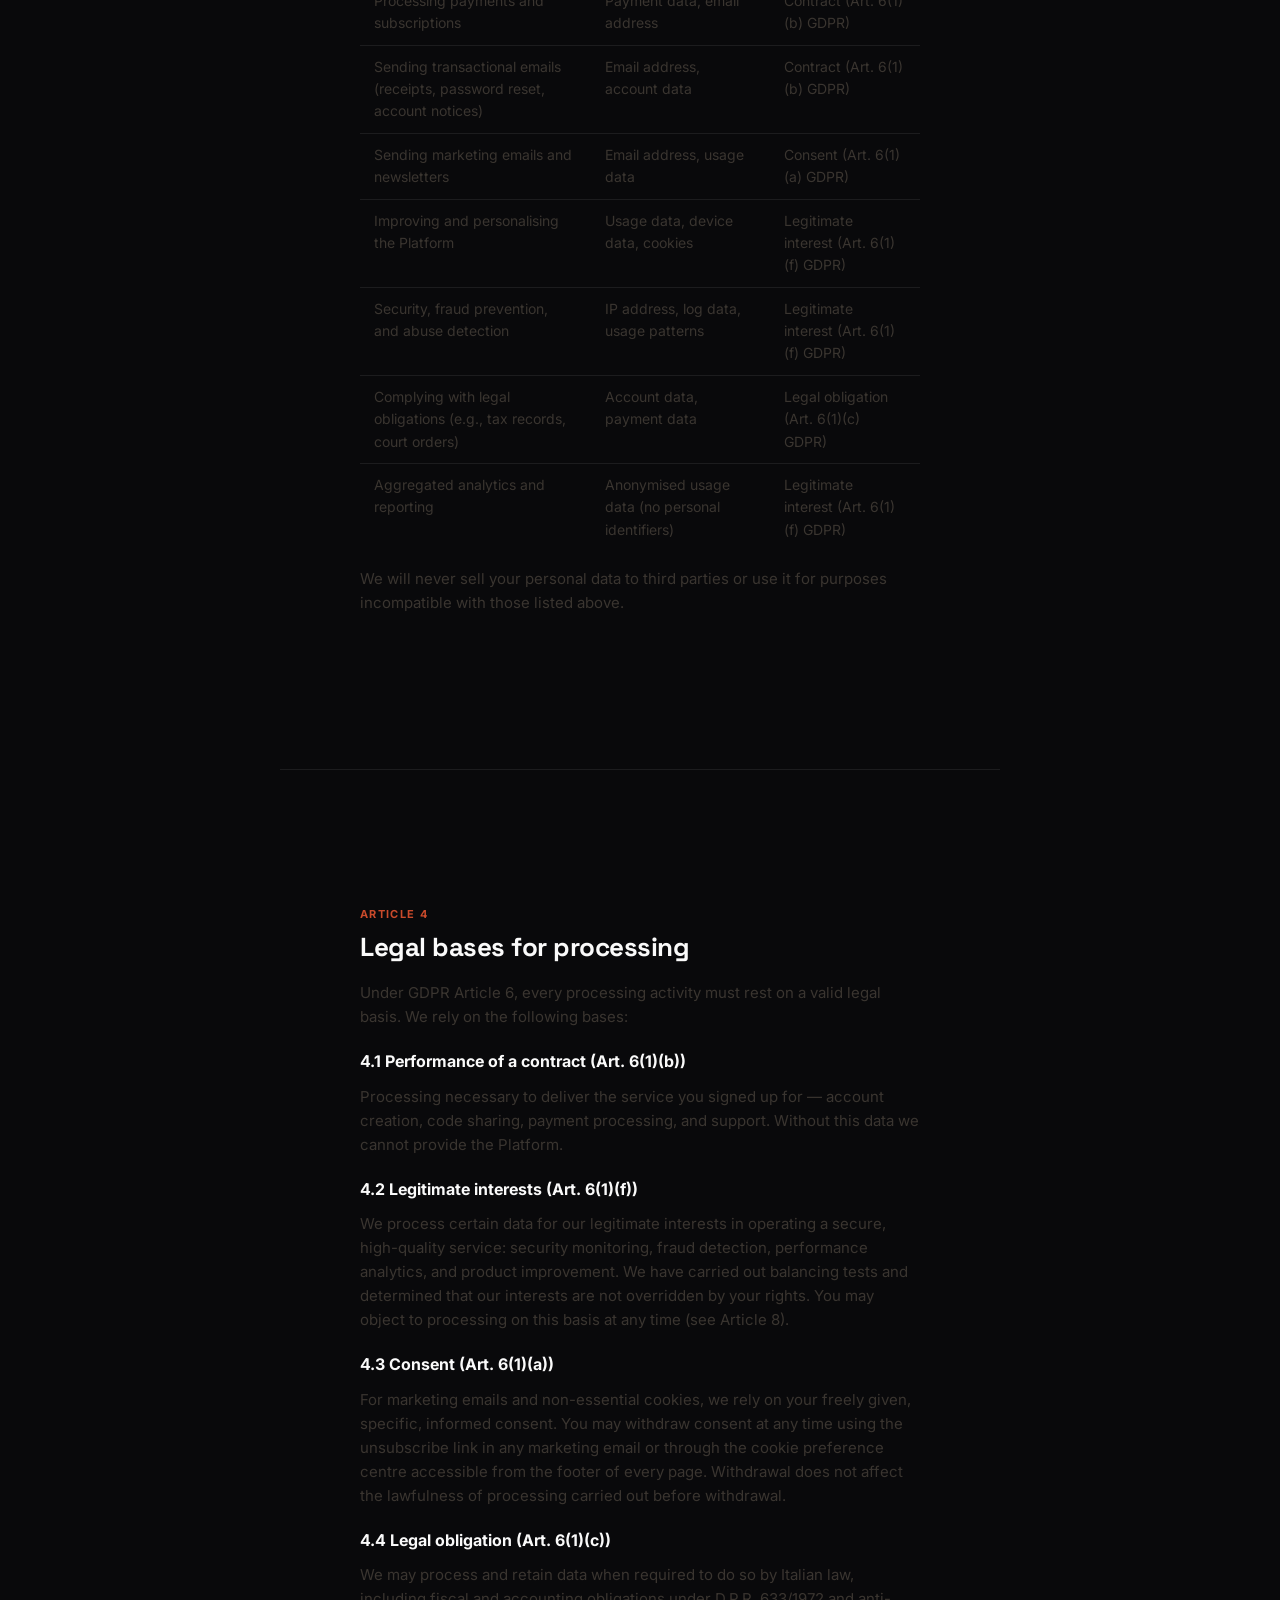
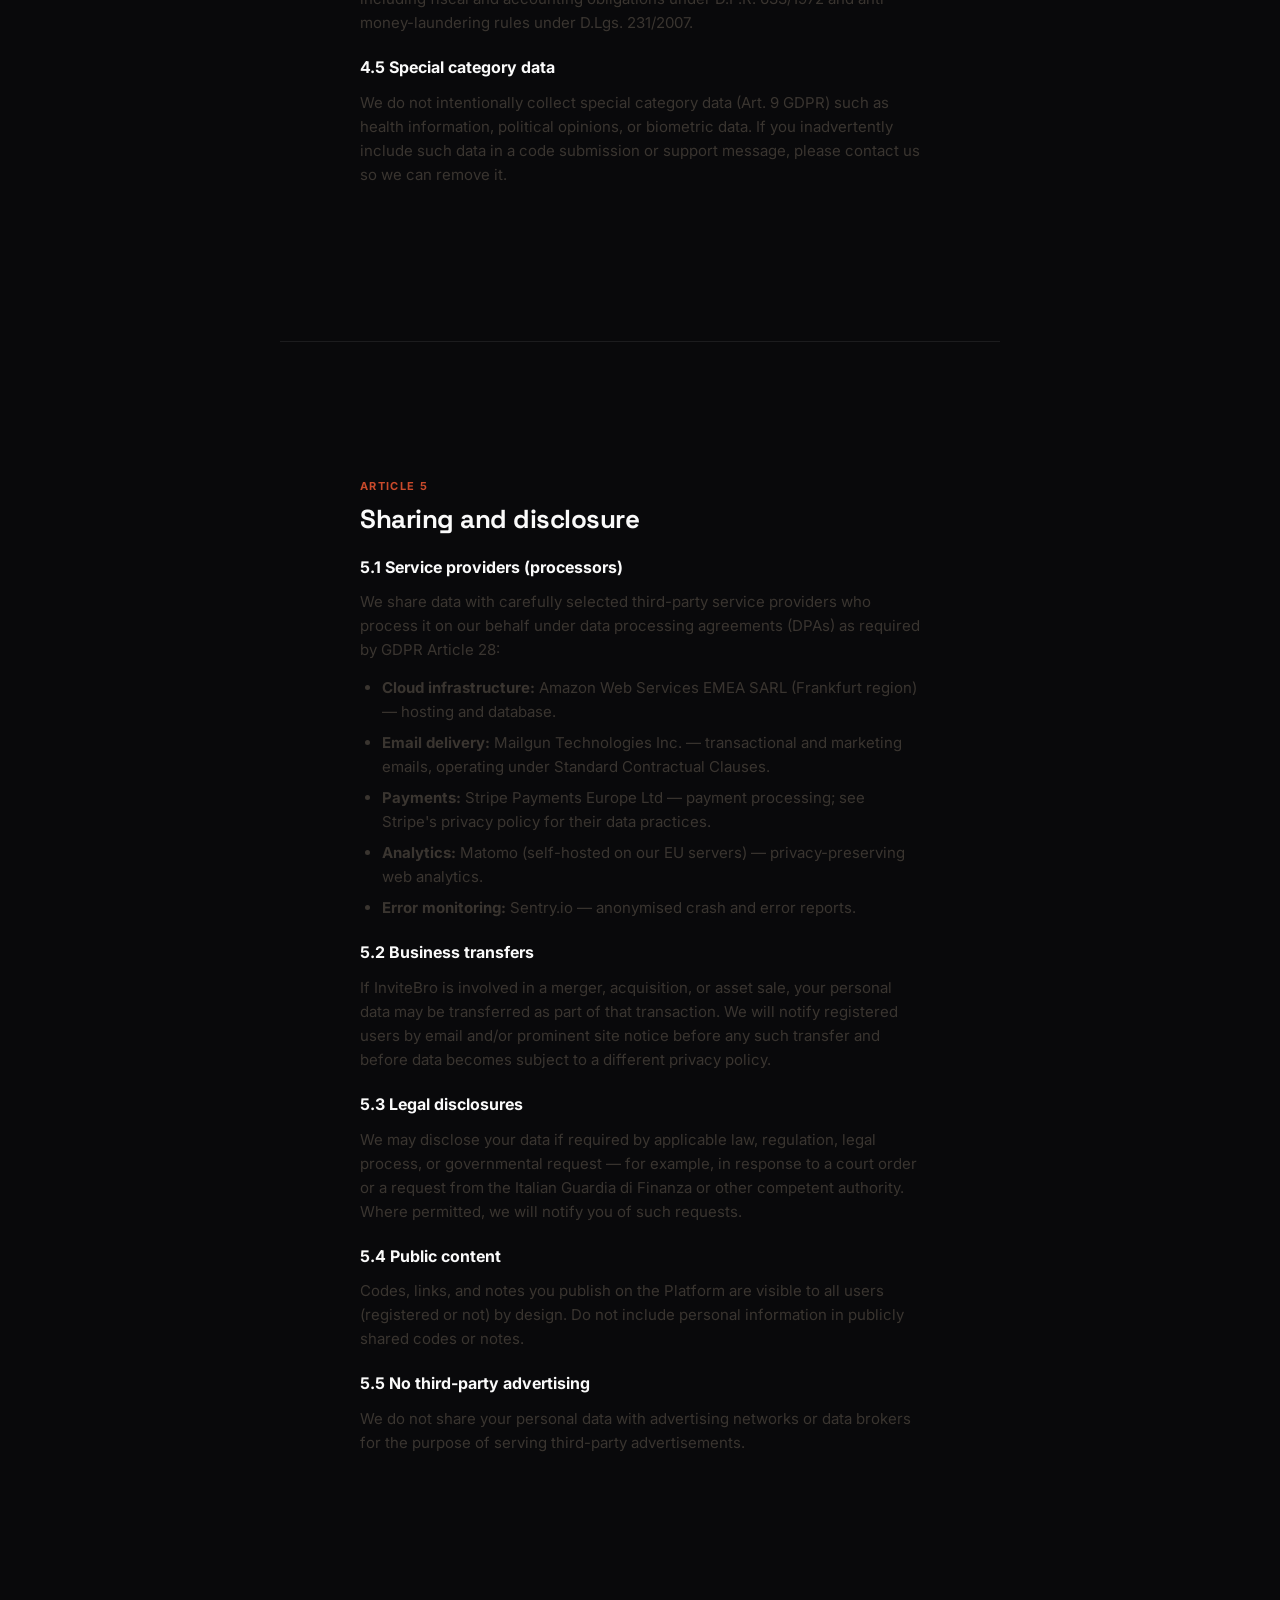
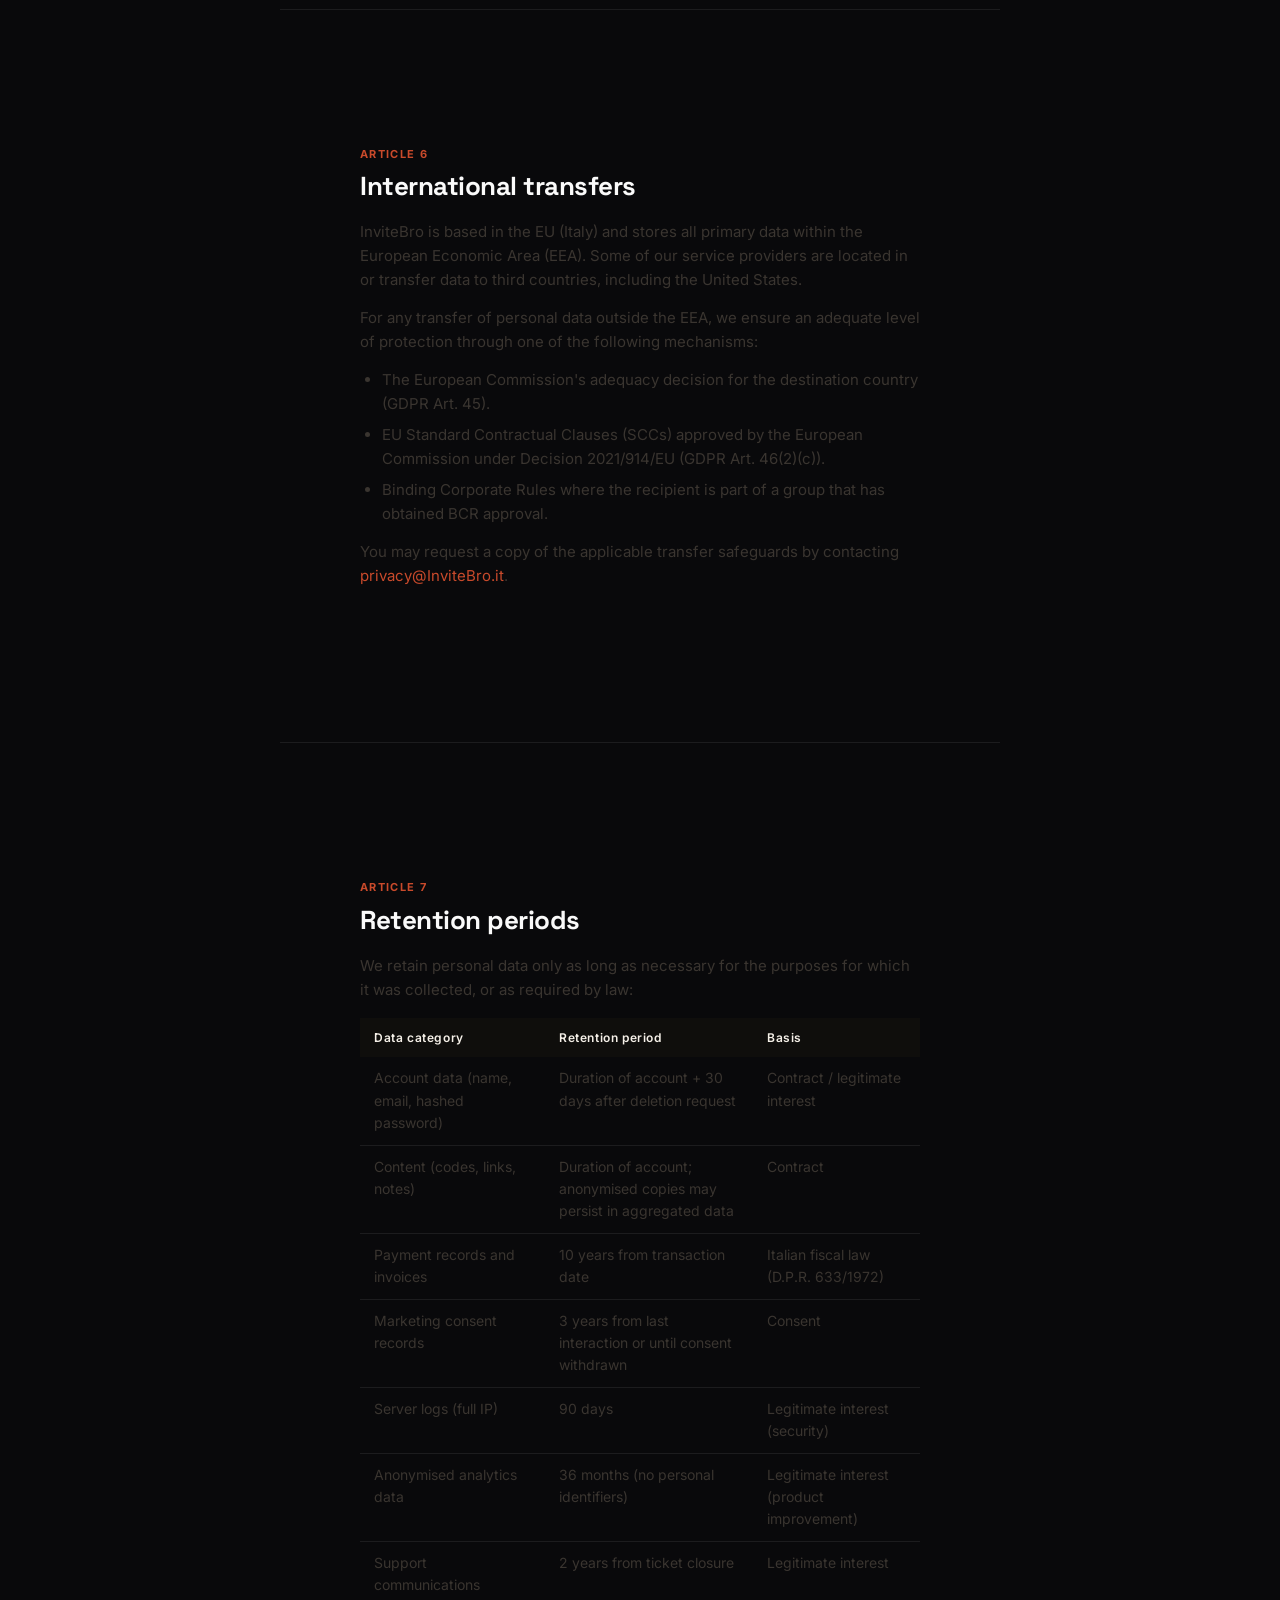
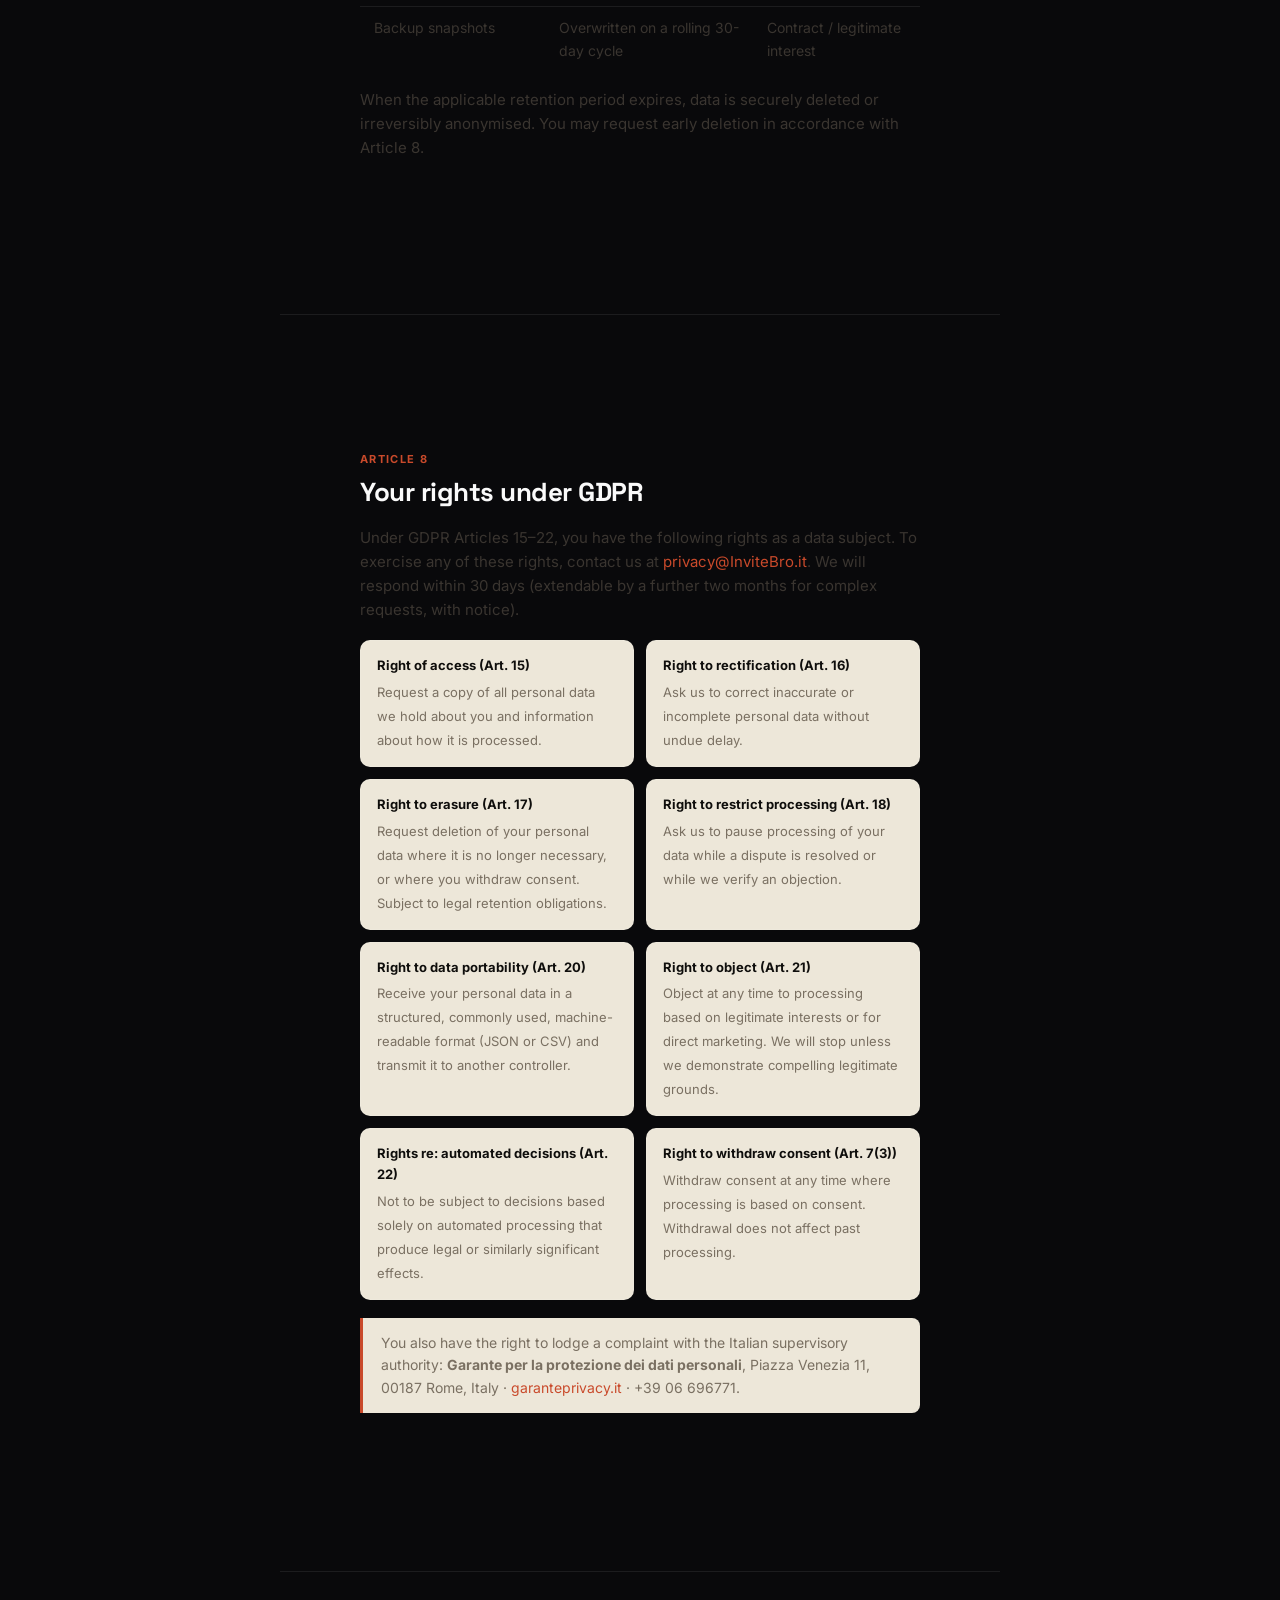
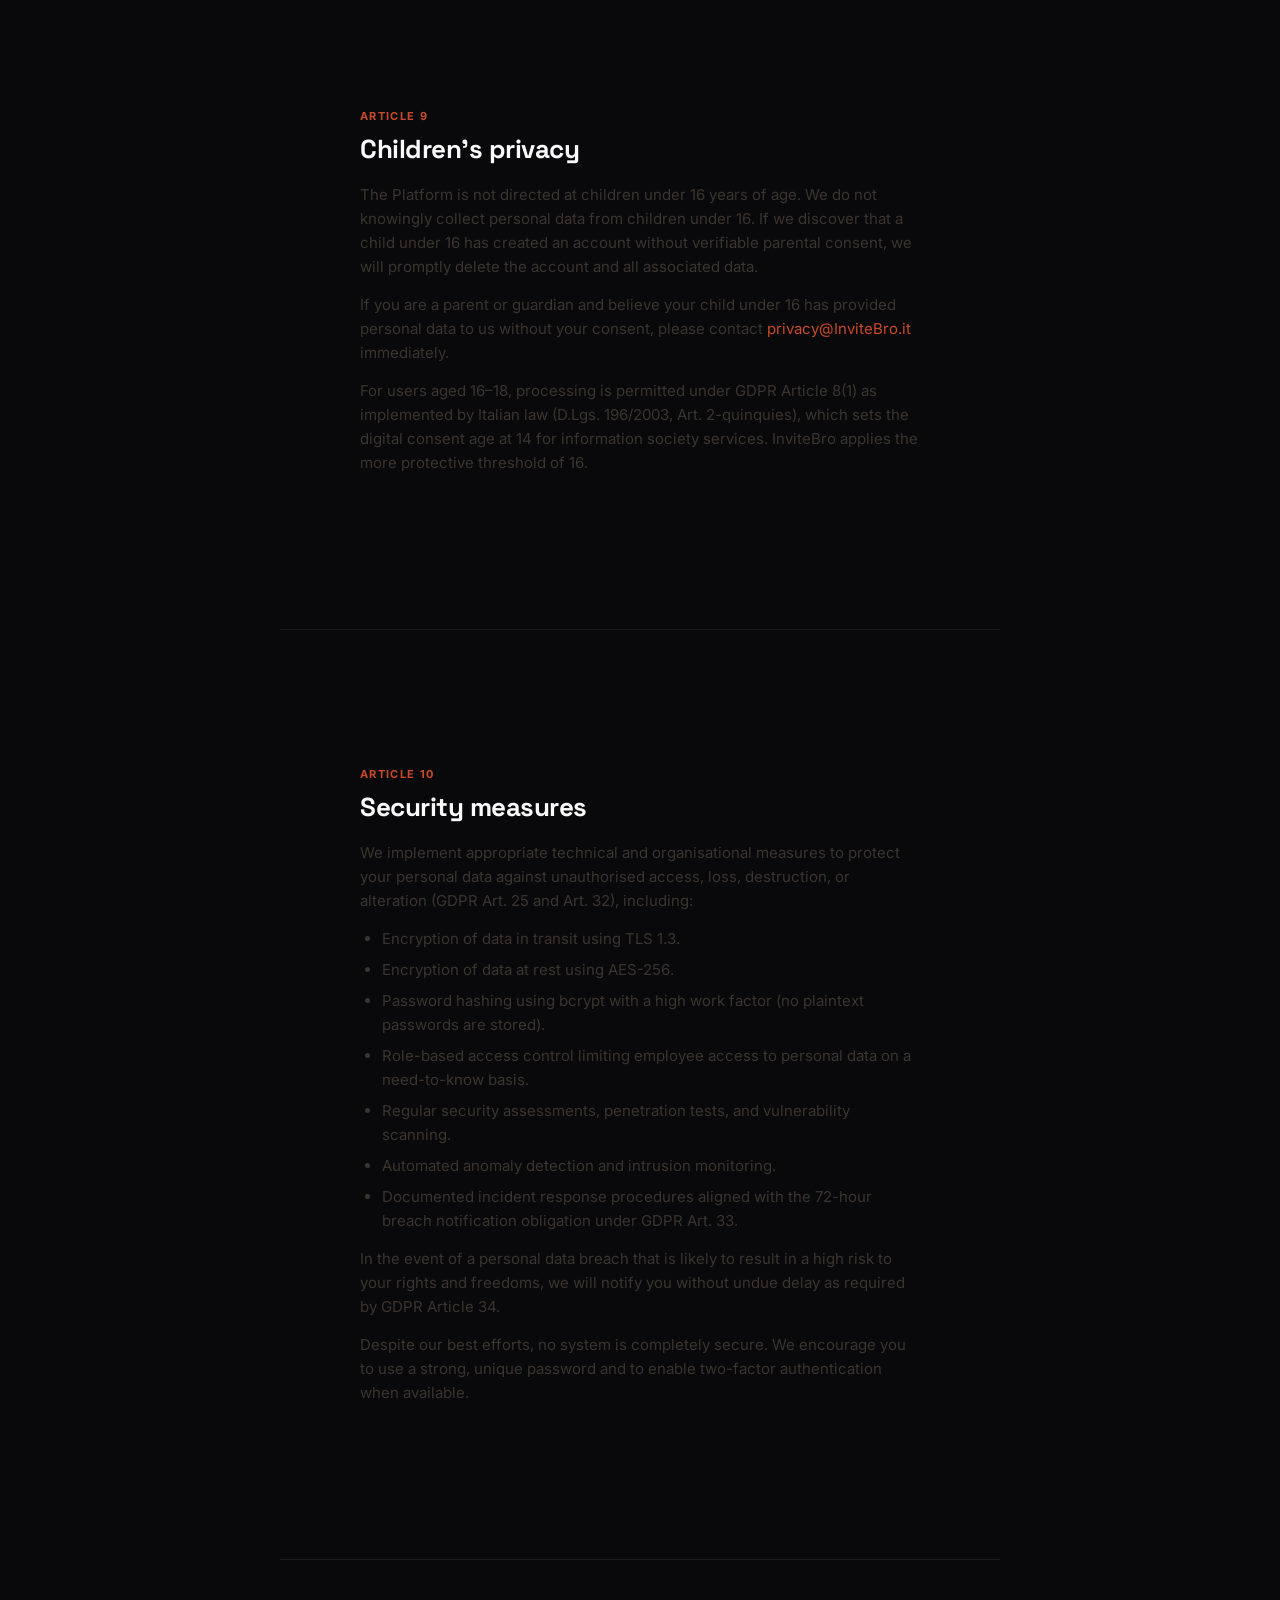
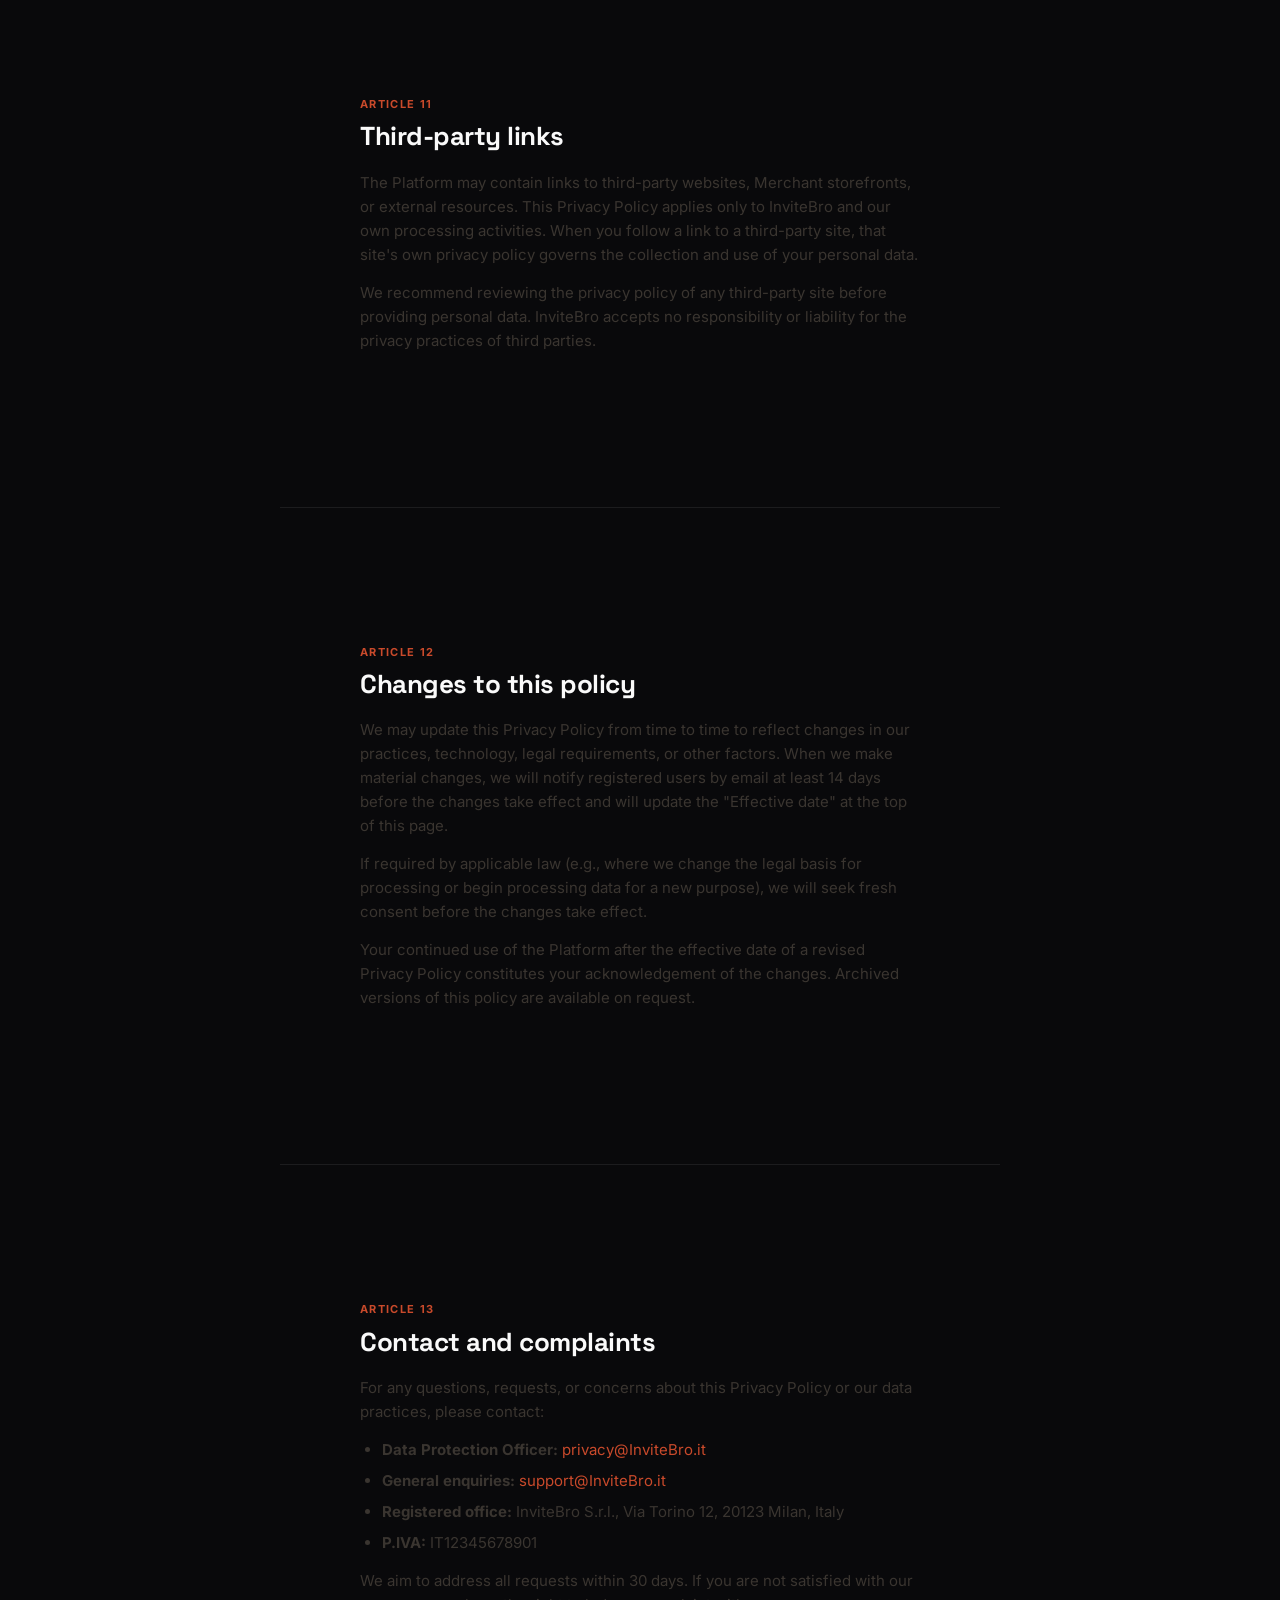
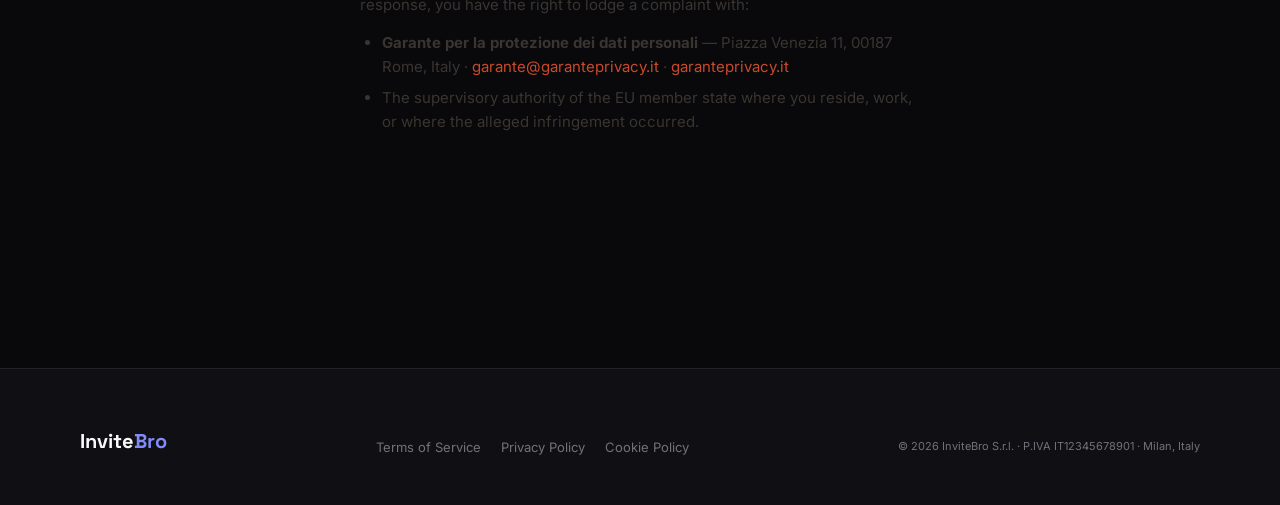
<file: privacy.html>
﻿<!DOCTYPE html>
<html lang="en">
<head>
  <meta charset="UTF-8"/>
  <meta name="viewport" content="width=device-width, initial-scale=1.0"/>
  <title>Privacy Policy — InviteBro</title>
  <link rel="preconnect" href="https://fonts.googleapis.com"/>
  <link rel="preconnect" href="https://fonts.gstatic.com" crossorigin/>
  <link href="https://fonts.googleapis.com/css2?family=Space+Grotesk:wght@400;500;600;700&family=Inter:wght@300;400;500;600&family=JetBrains+Mono:wght@400;500" rel="stylesheet"/>
  <style>
    *,*::before,*::after{box-sizing:border-box;margin:0;padding:0}
    :root{
      --ink:#0f0e0c; --paper:#f5f0e8; --cream:#ede7d9; --white:#fff;
      --rust:#c94a2b; --rust-dim:#a63b22; --muted:#7a7062; --border:#d5cdc0;
      --font-display:'Playfair Display',Georgia,serif;
      --font-body:'DM Sans',sans-serif;
    }
    html{scroll-behavior:smooth}
    body{background:var(--paper);color:var(--ink);font-family:var(--font-body);font-size:16px;line-height:1.7;overflow-x:hidden}

    nav{position:sticky;top:0;z-index:100;background:rgba(245,240,232,.95);backdrop-filter:blur(12px);border-bottom:1px solid var(--border);padding:0 40px;height:60px;display:flex;align-items:center;justify-content:space-between;gap:16px}
    .nav-logo{font-family:var(--font-display);font-size:20px;font-weight:900;color:var(--ink);text-decoration:none;letter-spacing:-.5px}
    .nav-logo span{color:var(--rust)}
    .nav-back{font-size:13px;color:var(--muted);text-decoration:none;display:flex;align-items:center;gap:6px;transition:color .2s}
    .nav-back:hover{color:var(--ink)}

    .page-hero{background:var(--ink);padding:56px 80px 48px;position:relative;overflow:hidden}
    .page-hero::before{content:'🔒';position:absolute;right:60px;top:10px;font-size:180px;opacity:.04;line-height:1;pointer-events:none;filter:grayscale(1)}
    .hero-label{font-size:11px;font-weight:700;letter-spacing:.15em;text-transform:uppercase;color:var(--rust);margin-bottom:12px}
    .hero-title{font-family:var(--font-display);font-size:clamp(36px,4vw,52px);font-weight:900;color:var(--paper);letter-spacing:-1.5px;line-height:1.05;margin-bottom:12px}
    .hero-meta{font-size:13px;color:#8a8278}

    .content-wrap{max-width:800px;margin:0 auto;padding:60px 40px 80px}

    .toc{background:var(--cream);border:1px solid var(--border);border-radius:12px;padding:24px 28px;margin-bottom:48px}
    .toc-title{font-size:12px;font-weight:700;text-transform:uppercase;letter-spacing:.1em;color:var(--muted);margin-bottom:14px}
    .toc ol{padding-left:18px}
    .toc li{margin-bottom:7px}
    .toc a{color:var(--rust);text-decoration:none;font-size:14px;font-weight:500}
    .toc a:hover{text-decoration:underline}

    .section{margin-bottom:44px;scroll-margin-top:80px}
    .section-num{font-size:11px;font-weight:700;letter-spacing:.12em;text-transform:uppercase;color:var(--rust);margin-bottom:8px}
    .section h2{font-family:var(--font-display);font-size:26px;font-weight:700;letter-spacing:-.5px;margin-bottom:18px;line-height:1.2}
    .section h3{font-size:16px;font-weight:700;margin:20px 0 10px}
    .section p{margin-bottom:14px;color:#3a3530}
    .section ul,.section ol{padding-left:22px;margin-bottom:14px}
    .section li{margin-bottom:7px;color:#3a3530}
    .section a{color:var(--rust);text-decoration:none}
    .section a:hover{text-decoration:underline}
    .highlight-box{background:var(--cream);border-left:3px solid var(--rust);border-radius:0 8px 8px 0;padding:14px 18px;margin:18px 0;font-size:14px;color:var(--muted)}

    .rights-grid{display:grid;grid-template-columns:1fr 1fr;gap:12px;margin:18px 0}
    .right-card{background:var(--cream);border:1px solid var(--border);border-radius:10px;padding:14px 16px}
    .right-card strong{display:block;font-size:13px;font-weight:700;margin-bottom:4px;color:var(--ink)}
    .right-card span{font-size:13px;color:var(--muted)}

    .data-table{width:100%;border-collapse:collapse;margin:16px 0;font-size:14px}
    .data-table th{background:var(--ink);color:var(--paper);padding:10px 14px;text-align:left;font-size:12px;font-weight:600;letter-spacing:.05em}
    .data-table td{padding:10px 14px;border-bottom:1px solid var(--border);color:#3a3530;vertical-align:top}
    .data-table tr:last-child td{border-bottom:none}
    .data-table tr:nth-child(even) td{background:rgba(0,0,0,.02)}

    .divider{height:1px;background:var(--border);margin:40px 0}

    footer{background:#0a0908;color:#6a6258;padding:28px 40px;display:flex;align-items:center;justify-content:space-between;gap:16px;flex-wrap:wrap}
    .footer-logo{font-family:var(--font-display);font-size:18px;font-weight:900;color:var(--paper)}
    .footer-logo span{color:var(--rust)}
    .footer-links{display:flex;gap:20px;flex-wrap:wrap}
    .footer-links a{color:#6a6258;text-decoration:none;font-size:13px;transition:color .2s}
    .footer-links a:hover{color:var(--paper)}
    .footer-vat{font-size:11px;color:#3a3830}

    @media(max-width:768px){
      nav,.page-hero,.content-wrap,footer{padding-left:20px;padding-right:20px}
      .page-hero{padding-top:40px;padding-bottom:32px}
      .rights-grid{grid-template-columns:1fr}
      .data-table{font-size:13px}
    }
  </style>
  <link rel="stylesheet" href="modern.css" />
</head>
<body>

<nav>
  <a href="index.html" class="nav-logo">Invite<span>Bro</span></a>
  <a href="javascript:history.back()" class="nav-back">← Back</a>
</nav>

<div class="page-hero">
  <div class="hero-label">Legal</div>
  <h1 class="hero-title">Privacy Policy</h1>
  <div class="hero-meta">Effective date: 1 January 2026 &nbsp;·&nbsp; Version 2.1 &nbsp;·&nbsp; InviteBro S.r.l. · Milan, Italy</div>
</div>

<div class="content-wrap">

  <div class="toc">
    <div class="toc-title">Contents</div>
    <ol>
      <li><a href="#s1">Data controller and DPO</a></li>
      <li><a href="#s2">Data we collect</a></li>
      <li><a href="#s3">How we use your data</a></li>
      <li><a href="#s4">Legal bases for processing</a></li>
      <li><a href="#s5">Sharing and disclosure</a></li>
      <li><a href="#s6">International transfers</a></li>
      <li><a href="#s7">Retention periods</a></li>
      <li><a href="#s8">Your rights under GDPR</a></li>
      <li><a href="#s9">Children's privacy</a></li>
      <li><a href="#s10">Security measures</a></li>
      <li><a href="#s11">Third-party links</a></li>
      <li><a href="#s12">Changes to this policy</a></li>
      <li><a href="#s13">Contact and complaints</a></li>
    </ol>
  </div>

  <div class="highlight-box">
    InviteBro is committed to protecting your personal data. This Privacy Policy explains what information we collect, why we collect it, how we use it, and what rights you have under the General Data Protection Regulation (GDPR — EU 2016/679) and the Italian Privacy Code (D.Lgs. 196/2003 as amended by D.Lgs. 101/2018).
  </div>

  <div class="section" id="s1">
    <div class="section-num">Article 1</div>
    <h2>Data controller and DPO</h2>
    <p><strong>Data Controller:</strong> InviteBro S.r.l., Via Torino 12, 20123 Milan, Italy (P.IVA IT12345678901).</p>
    <p><strong>Data Protection Officer (DPO):</strong> We have appointed a DPO who can be contacted at <a href="mailto:privacy@InviteBro.it">privacy@InviteBro.it</a> or by post to the registered office address above, marked "Attn: DPO".</p>
    <p>The DPO is responsible for overseeing compliance with GDPR and serves as the point of contact for the Italian supervisory authority (Garante per la protezione dei dati personali — "Garante").</p>
  </div>

  <div class="divider"></div>

  <div class="section" id="s2">
    <div class="section-num">Article 2</div>
    <h2>Data we collect</h2>
    <h3>2.1 Data you provide directly</h3>
    <ul>
      <li><strong>Registration data:</strong> First name, last name, email address, and password (stored as a one-way hash using bcrypt) when you create an account with email and password.</li>
      <li><strong>Profile data:</strong> Display name, profile photo URL (when provided via Google), optional bio or preferences you add to your profile.</li>
      <li><strong>Content you submit:</strong> Promo codes, invite codes, referral links, notes, and any other content you publish on the Platform.</li>
      <li><strong>Payment data:</strong> For paid plans, billing name, address, and the last four digits of the payment card. Full card details are processed exclusively by our PCI-DSS-compliant payment processor and are never stored on our servers.</li>
      <li><strong>Communications:</strong> Messages you send to our support team, feedback forms, or any correspondence with InviteBro.</li>
    </ul>
    <h3>2.2 Data we collect automatically</h3>
    <ul>
      <li><strong>Usage data:</strong> Pages visited, features used, code searches performed, clicks, timestamps, and session duration.</li>
      <li><strong>Device and technical data:</strong> IP address (anonymised after 30 days), browser type and version, operating system, screen resolution, language preferences, and referring URL.</li>
      <li><strong>Cookies and similar technologies:</strong> See our <a href="cookies.html">Cookie Policy</a> for a full breakdown of cookies set, their purpose, and how to opt out.</li>
      <li><strong>Log data:</strong> Server logs including request method, URL, HTTP status code, bytes transferred, and timestamp, retained for security and debugging for up to 90 days.</li>
    </ul>
    <h3>2.3 Data from third parties</h3>
    <ul>
      <li><strong>Google OAuth:</strong> If you sign in with Google, we receive your name, email address, and profile picture URL from Google's OAuth 2.0 endpoint. We do not receive your Google password.</li>
      <li><strong>Analytics providers:</strong> Aggregated and anonymised traffic statistics from analytics tools (see our Cookie Policy).</li>
    </ul>
  </div>

  <div class="divider"></div>

  <div class="section" id="s3">
    <div class="section-num">Article 3</div>
    <h2>How we use your data</h2>

    <table class="data-table">
      <thead>
        <tr><th>Purpose</th><th>Data used</th><th>Legal basis</th></tr>
      </thead>
      <tbody>
        <tr>
          <td>Creating and managing your account</td>
          <td>Registration data, profile data</td>
          <td>Contract (Art. 6(1)(b) GDPR)</td>
        </tr>
        <tr>
          <td>Providing the Platform's core features</td>
          <td>All account data, content you submit</td>
          <td>Contract (Art. 6(1)(b) GDPR)</td>
        </tr>
        <tr>
          <td>Processing payments and subscriptions</td>
          <td>Payment data, email address</td>
          <td>Contract (Art. 6(1)(b) GDPR)</td>
        </tr>
        <tr>
          <td>Sending transactional emails (receipts, password reset, account notices)</td>
          <td>Email address, account data</td>
          <td>Contract (Art. 6(1)(b) GDPR)</td>
        </tr>
        <tr>
          <td>Sending marketing emails and newsletters</td>
          <td>Email address, usage data</td>
          <td>Consent (Art. 6(1)(a) GDPR)</td>
        </tr>
        <tr>
          <td>Improving and personalising the Platform</td>
          <td>Usage data, device data, cookies</td>
          <td>Legitimate interest (Art. 6(1)(f) GDPR)</td>
        </tr>
        <tr>
          <td>Security, fraud prevention, and abuse detection</td>
          <td>IP address, log data, usage patterns</td>
          <td>Legitimate interest (Art. 6(1)(f) GDPR)</td>
        </tr>
        <tr>
          <td>Complying with legal obligations (e.g., tax records, court orders)</td>
          <td>Account data, payment data</td>
          <td>Legal obligation (Art. 6(1)(c) GDPR)</td>
        </tr>
        <tr>
          <td>Aggregated analytics and reporting</td>
          <td>Anonymised usage data (no personal identifiers)</td>
          <td>Legitimate interest (Art. 6(1)(f) GDPR)</td>
        </tr>
      </tbody>
    </table>

    <p>We will never sell your personal data to third parties or use it for purposes incompatible with those listed above.</p>
  </div>

  <div class="divider"></div>

  <div class="section" id="s4">
    <div class="section-num">Article 4</div>
    <h2>Legal bases for processing</h2>
    <p>Under GDPR Article 6, every processing activity must rest on a valid legal basis. We rely on the following bases:</p>
    <h3>4.1 Performance of a contract (Art. 6(1)(b))</h3>
    <p>Processing necessary to deliver the service you signed up for — account creation, code sharing, payment processing, and support. Without this data we cannot provide the Platform.</p>
    <h3>4.2 Legitimate interests (Art. 6(1)(f))</h3>
    <p>We process certain data for our legitimate interests in operating a secure, high-quality service: security monitoring, fraud detection, performance analytics, and product improvement. We have carried out balancing tests and determined that our interests are not overridden by your rights. You may object to processing on this basis at any time (see Article 8).</p>
    <h3>4.3 Consent (Art. 6(1)(a))</h3>
    <p>For marketing emails and non-essential cookies, we rely on your freely given, specific, informed consent. You may withdraw consent at any time using the unsubscribe link in any marketing email or through the cookie preference centre accessible from the footer of every page. Withdrawal does not affect the lawfulness of processing carried out before withdrawal.</p>
    <h3>4.4 Legal obligation (Art. 6(1)(c))</h3>
    <p>We may process and retain data when required to do so by Italian law, including fiscal and accounting obligations under D.P.R. 633/1972 and anti-money-laundering rules under D.Lgs. 231/2007.</p>
    <h3>4.5 Special category data</h3>
    <p>We do not intentionally collect special category data (Art. 9 GDPR) such as health information, political opinions, or biometric data. If you inadvertently include such data in a code submission or support message, please contact us so we can remove it.</p>
  </div>

  <div class="divider"></div>

  <div class="section" id="s5">
    <div class="section-num">Article 5</div>
    <h2>Sharing and disclosure</h2>
    <h3>5.1 Service providers (processors)</h3>
    <p>We share data with carefully selected third-party service providers who process it on our behalf under data processing agreements (DPAs) as required by GDPR Article 28:</p>
    <ul>
      <li><strong>Cloud infrastructure:</strong> Amazon Web Services EMEA SARL (Frankfurt region) — hosting and database.</li>
      <li><strong>Email delivery:</strong> Mailgun Technologies Inc. — transactional and marketing emails, operating under Standard Contractual Clauses.</li>
      <li><strong>Payments:</strong> Stripe Payments Europe Ltd — payment processing; see Stripe's privacy policy for their data practices.</li>
      <li><strong>Analytics:</strong> Matomo (self-hosted on our EU servers) — privacy-preserving web analytics.</li>
      <li><strong>Error monitoring:</strong> Sentry.io — anonymised crash and error reports.</li>
    </ul>
    <h3>5.2 Business transfers</h3>
    <p>If InviteBro is involved in a merger, acquisition, or asset sale, your personal data may be transferred as part of that transaction. We will notify registered users by email and/or prominent site notice before any such transfer and before data becomes subject to a different privacy policy.</p>
    <h3>5.3 Legal disclosures</h3>
    <p>We may disclose your data if required by applicable law, regulation, legal process, or governmental request — for example, in response to a court order or a request from the Italian Guardia di Finanza or other competent authority. Where permitted, we will notify you of such requests.</p>
    <h3>5.4 Public content</h3>
    <p>Codes, links, and notes you publish on the Platform are visible to all users (registered or not) by design. Do not include personal information in publicly shared codes or notes.</p>
    <h3>5.5 No third-party advertising</h3>
    <p>We do not share your personal data with advertising networks or data brokers for the purpose of serving third-party advertisements.</p>
  </div>

  <div class="divider"></div>

  <div class="section" id="s6">
    <div class="section-num">Article 6</div>
    <h2>International transfers</h2>
    <p>InviteBro is based in the EU (Italy) and stores all primary data within the European Economic Area (EEA). Some of our service providers are located in or transfer data to third countries, including the United States.</p>
    <p>For any transfer of personal data outside the EEA, we ensure an adequate level of protection through one of the following mechanisms:</p>
    <ul>
      <li>The European Commission's adequacy decision for the destination country (GDPR Art. 45).</li>
      <li>EU Standard Contractual Clauses (SCCs) approved by the European Commission under Decision 2021/914/EU (GDPR Art. 46(2)(c)).</li>
      <li>Binding Corporate Rules where the recipient is part of a group that has obtained BCR approval.</li>
    </ul>
    <p>You may request a copy of the applicable transfer safeguards by contacting <a href="mailto:privacy@InviteBro.it">privacy@InviteBro.it</a>.</p>
  </div>

  <div class="divider"></div>

  <div class="section" id="s7">
    <div class="section-num">Article 7</div>
    <h2>Retention periods</h2>
    <p>We retain personal data only as long as necessary for the purposes for which it was collected, or as required by law:</p>

    <table class="data-table">
      <thead>
        <tr><th>Data category</th><th>Retention period</th><th>Basis</th></tr>
      </thead>
      <tbody>
        <tr>
          <td>Account data (name, email, hashed password)</td>
          <td>Duration of account + 30 days after deletion request</td>
          <td>Contract / legitimate interest</td>
        </tr>
        <tr>
          <td>Content (codes, links, notes)</td>
          <td>Duration of account; anonymised copies may persist in aggregated data</td>
          <td>Contract</td>
        </tr>
        <tr>
          <td>Payment records and invoices</td>
          <td>10 years from transaction date</td>
          <td>Italian fiscal law (D.P.R. 633/1972)</td>
        </tr>
        <tr>
          <td>Marketing consent records</td>
          <td>3 years from last interaction or until consent withdrawn</td>
          <td>Consent</td>
        </tr>
        <tr>
          <td>Server logs (full IP)</td>
          <td>90 days</td>
          <td>Legitimate interest (security)</td>
        </tr>
        <tr>
          <td>Anonymised analytics data</td>
          <td>36 months (no personal identifiers)</td>
          <td>Legitimate interest (product improvement)</td>
        </tr>
        <tr>
          <td>Support communications</td>
          <td>2 years from ticket closure</td>
          <td>Legitimate interest</td>
        </tr>
        <tr>
          <td>Backup snapshots</td>
          <td>Overwritten on a rolling 30-day cycle</td>
          <td>Contract / legitimate interest</td>
        </tr>
      </tbody>
    </table>

    <p>When the applicable retention period expires, data is securely deleted or irreversibly anonymised. You may request early deletion in accordance with Article 8.</p>
  </div>

  <div class="divider"></div>

  <div class="section" id="s8">
    <div class="section-num">Article 8</div>
    <h2>Your rights under GDPR</h2>
    <p>Under GDPR Articles 15–22, you have the following rights as a data subject. To exercise any of these rights, contact us at <a href="mailto:privacy@InviteBro.it">privacy@InviteBro.it</a>. We will respond within 30 days (extendable by a further two months for complex requests, with notice).</p>

    <div class="rights-grid">
      <div class="right-card">
        <strong>Right of access (Art. 15)</strong>
        <span>Request a copy of all personal data we hold about you and information about how it is processed.</span>
      </div>
      <div class="right-card">
        <strong>Right to rectification (Art. 16)</strong>
        <span>Ask us to correct inaccurate or incomplete personal data without undue delay.</span>
      </div>
      <div class="right-card">
        <strong>Right to erasure (Art. 17)</strong>
        <span>Request deletion of your personal data where it is no longer necessary, or where you withdraw consent. Subject to legal retention obligations.</span>
      </div>
      <div class="right-card">
        <strong>Right to restrict processing (Art. 18)</strong>
        <span>Ask us to pause processing of your data while a dispute is resolved or while we verify an objection.</span>
      </div>
      <div class="right-card">
        <strong>Right to data portability (Art. 20)</strong>
        <span>Receive your personal data in a structured, commonly used, machine-readable format (JSON or CSV) and transmit it to another controller.</span>
      </div>
      <div class="right-card">
        <strong>Right to object (Art. 21)</strong>
        <span>Object at any time to processing based on legitimate interests or for direct marketing. We will stop unless we demonstrate compelling legitimate grounds.</span>
      </div>
      <div class="right-card">
        <strong>Rights re: automated decisions (Art. 22)</strong>
        <span>Not to be subject to decisions based solely on automated processing that produce legal or similarly significant effects.</span>
      </div>
      <div class="right-card">
        <strong>Right to withdraw consent (Art. 7(3))</strong>
        <span>Withdraw consent at any time where processing is based on consent. Withdrawal does not affect past processing.</span>
      </div>
    </div>

    <div class="highlight-box">
      You also have the right to lodge a complaint with the Italian supervisory authority: <strong>Garante per la protezione dei dati personali</strong>, Piazza Venezia 11, 00187 Rome, Italy · <a href="https://www.garanteprivacy.it" target="_blank" rel="noopener">garanteprivacy.it</a> · +39 06 696771.
    </div>
  </div>

  <div class="divider"></div>

  <div class="section" id="s9">
    <div class="section-num">Article 9</div>
    <h2>Children's privacy</h2>
    <p>The Platform is not directed at children under 16 years of age. We do not knowingly collect personal data from children under 16. If we discover that a child under 16 has created an account without verifiable parental consent, we will promptly delete the account and all associated data.</p>
    <p>If you are a parent or guardian and believe your child under 16 has provided personal data to us without your consent, please contact <a href="mailto:privacy@InviteBro.it">privacy@InviteBro.it</a> immediately.</p>
    <p>For users aged 16–18, processing is permitted under GDPR Article 8(1) as implemented by Italian law (D.Lgs. 196/2003, Art. 2-quinquies), which sets the digital consent age at 14 for information society services. InviteBro applies the more protective threshold of 16.</p>
  </div>

  <div class="divider"></div>

  <div class="section" id="s10">
    <div class="section-num">Article 10</div>
    <h2>Security measures</h2>
    <p>We implement appropriate technical and organisational measures to protect your personal data against unauthorised access, loss, destruction, or alteration (GDPR Art. 25 and Art. 32), including:</p>
    <ul>
      <li>Encryption of data in transit using TLS 1.3.</li>
      <li>Encryption of data at rest using AES-256.</li>
      <li>Password hashing using bcrypt with a high work factor (no plaintext passwords are stored).</li>
      <li>Role-based access control limiting employee access to personal data on a need-to-know basis.</li>
      <li>Regular security assessments, penetration tests, and vulnerability scanning.</li>
      <li>Automated anomaly detection and intrusion monitoring.</li>
      <li>Documented incident response procedures aligned with the 72-hour breach notification obligation under GDPR Art. 33.</li>
    </ul>
    <p>In the event of a personal data breach that is likely to result in a high risk to your rights and freedoms, we will notify you without undue delay as required by GDPR Article 34.</p>
    <p>Despite our best efforts, no system is completely secure. We encourage you to use a strong, unique password and to enable two-factor authentication when available.</p>
  </div>

  <div class="divider"></div>

  <div class="section" id="s11">
    <div class="section-num">Article 11</div>
    <h2>Third-party links</h2>
    <p>The Platform may contain links to third-party websites, Merchant storefronts, or external resources. This Privacy Policy applies only to InviteBro and our own processing activities. When you follow a link to a third-party site, that site's own privacy policy governs the collection and use of your personal data.</p>
    <p>We recommend reviewing the privacy policy of any third-party site before providing personal data. InviteBro accepts no responsibility or liability for the privacy practices of third parties.</p>
  </div>

  <div class="divider"></div>

  <div class="section" id="s12">
    <div class="section-num">Article 12</div>
    <h2>Changes to this policy</h2>
    <p>We may update this Privacy Policy from time to time to reflect changes in our practices, technology, legal requirements, or other factors. When we make material changes, we will notify registered users by email at least 14 days before the changes take effect and will update the "Effective date" at the top of this page.</p>
    <p>If required by applicable law (e.g., where we change the legal basis for processing or begin processing data for a new purpose), we will seek fresh consent before the changes take effect.</p>
    <p>Your continued use of the Platform after the effective date of a revised Privacy Policy constitutes your acknowledgement of the changes. Archived versions of this policy are available on request.</p>
  </div>

  <div class="divider"></div>

  <div class="section" id="s13">
    <div class="section-num">Article 13</div>
    <h2>Contact and complaints</h2>
    <p>For any questions, requests, or concerns about this Privacy Policy or our data practices, please contact:</p>
    <ul>
      <li><strong>Data Protection Officer:</strong> <a href="mailto:privacy@InviteBro.it">privacy@InviteBro.it</a></li>
      <li><strong>General enquiries:</strong> <a href="mailto:support@InviteBro.it">support@InviteBro.it</a></li>
      <li><strong>Registered office:</strong> InviteBro S.r.l., Via Torino 12, 20123 Milan, Italy</li>
      <li><strong>P.IVA:</strong> IT12345678901</li>
    </ul>
    <p>We aim to address all requests within 30 days. If you are not satisfied with our response, you have the right to lodge a complaint with:</p>
    <ul>
      <li><strong>Garante per la protezione dei dati personali</strong> — Piazza Venezia 11, 00187 Rome, Italy · <a href="mailto:garante@garanteprivacy.it">garante@garanteprivacy.it</a> · <a href="https://www.garanteprivacy.it" target="_blank" rel="noopener">garanteprivacy.it</a></li>
      <li>The supervisory authority of the EU member state where you reside, work, or where the alleged infringement occurred.</li>
    </ul>
  </div>

</div>

<footer>
  <div class="footer-logo">Invite<span>Bro</span></div>
  <div class="footer-links">
    <a href="tos.html">Terms of Service</a>
    <a href="privacy.html">Privacy Policy</a>
    <a href="cookies.html">Cookie Policy</a>
  </div>
  <div class="footer-vat">© 2026 InviteBro S.r.l. · P.IVA IT12345678901 · Milan, Italy</div>
</footer>

</body>
</html>
</file>
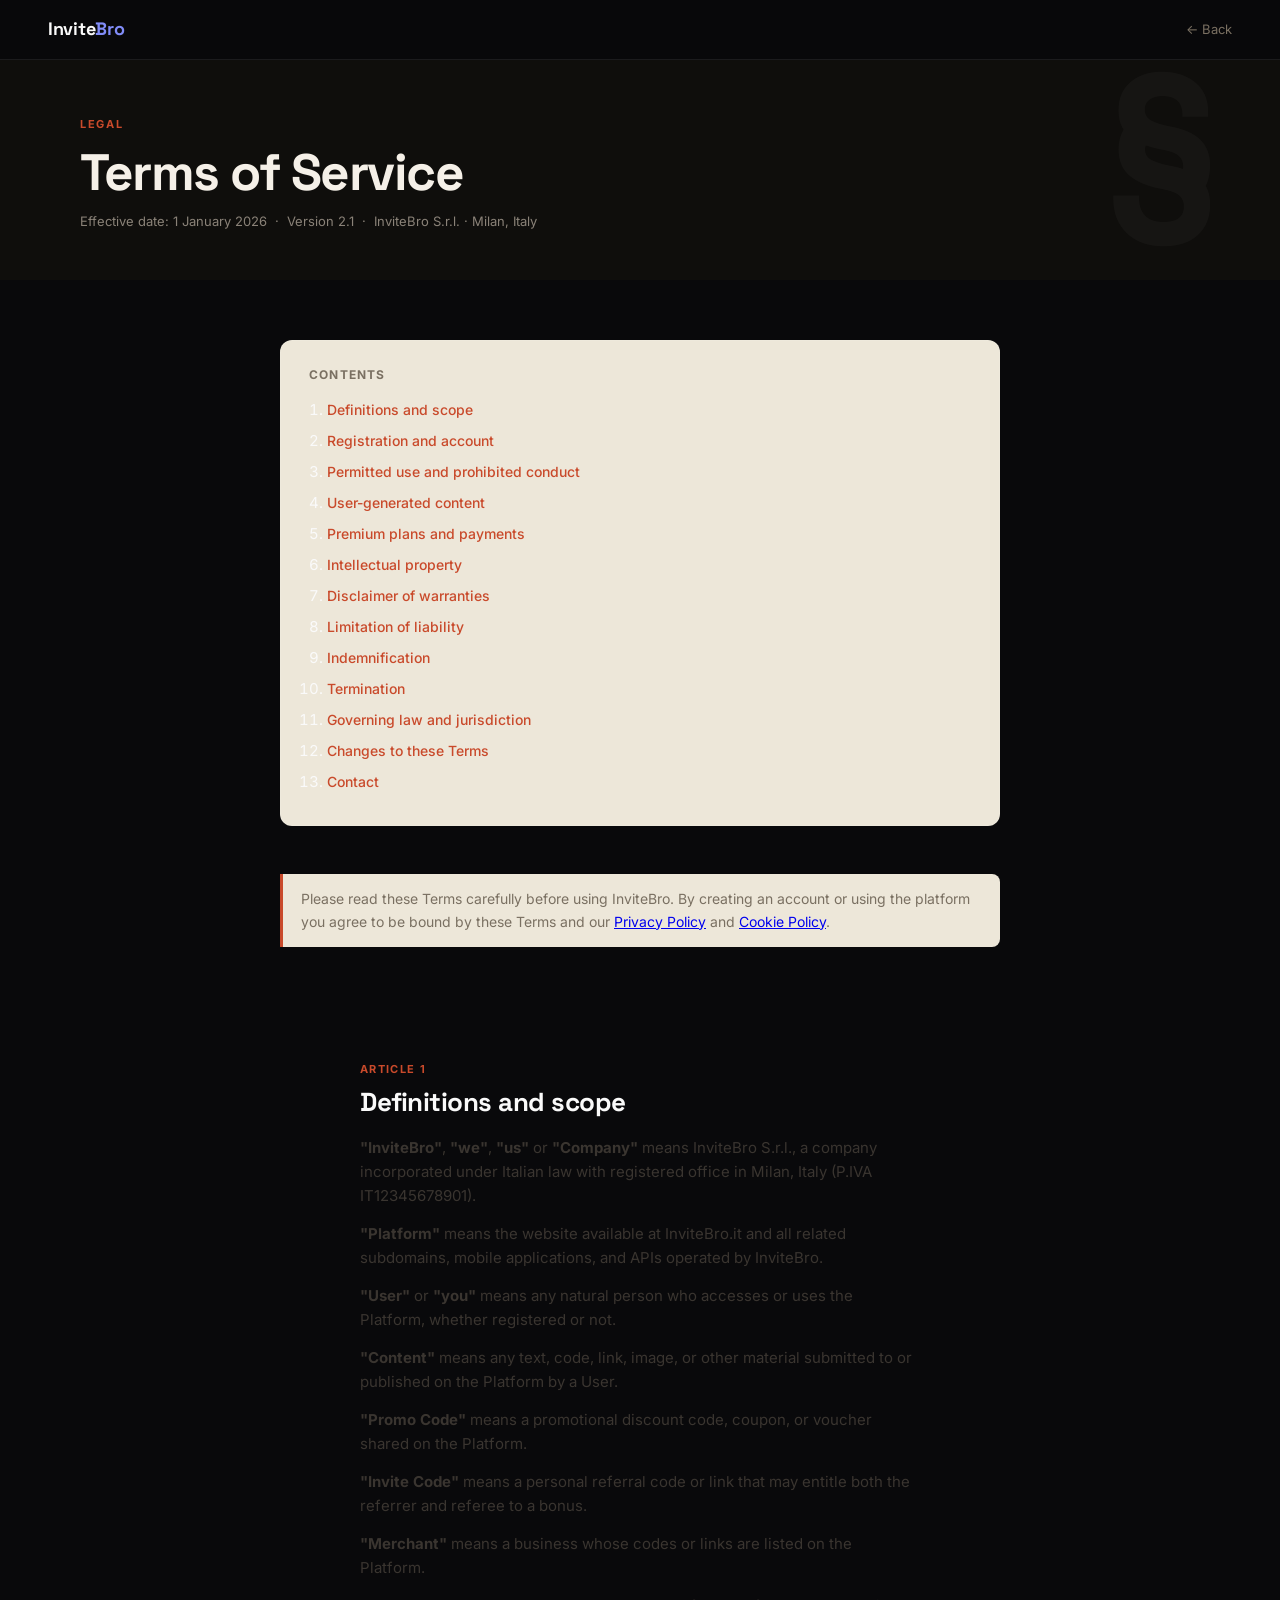
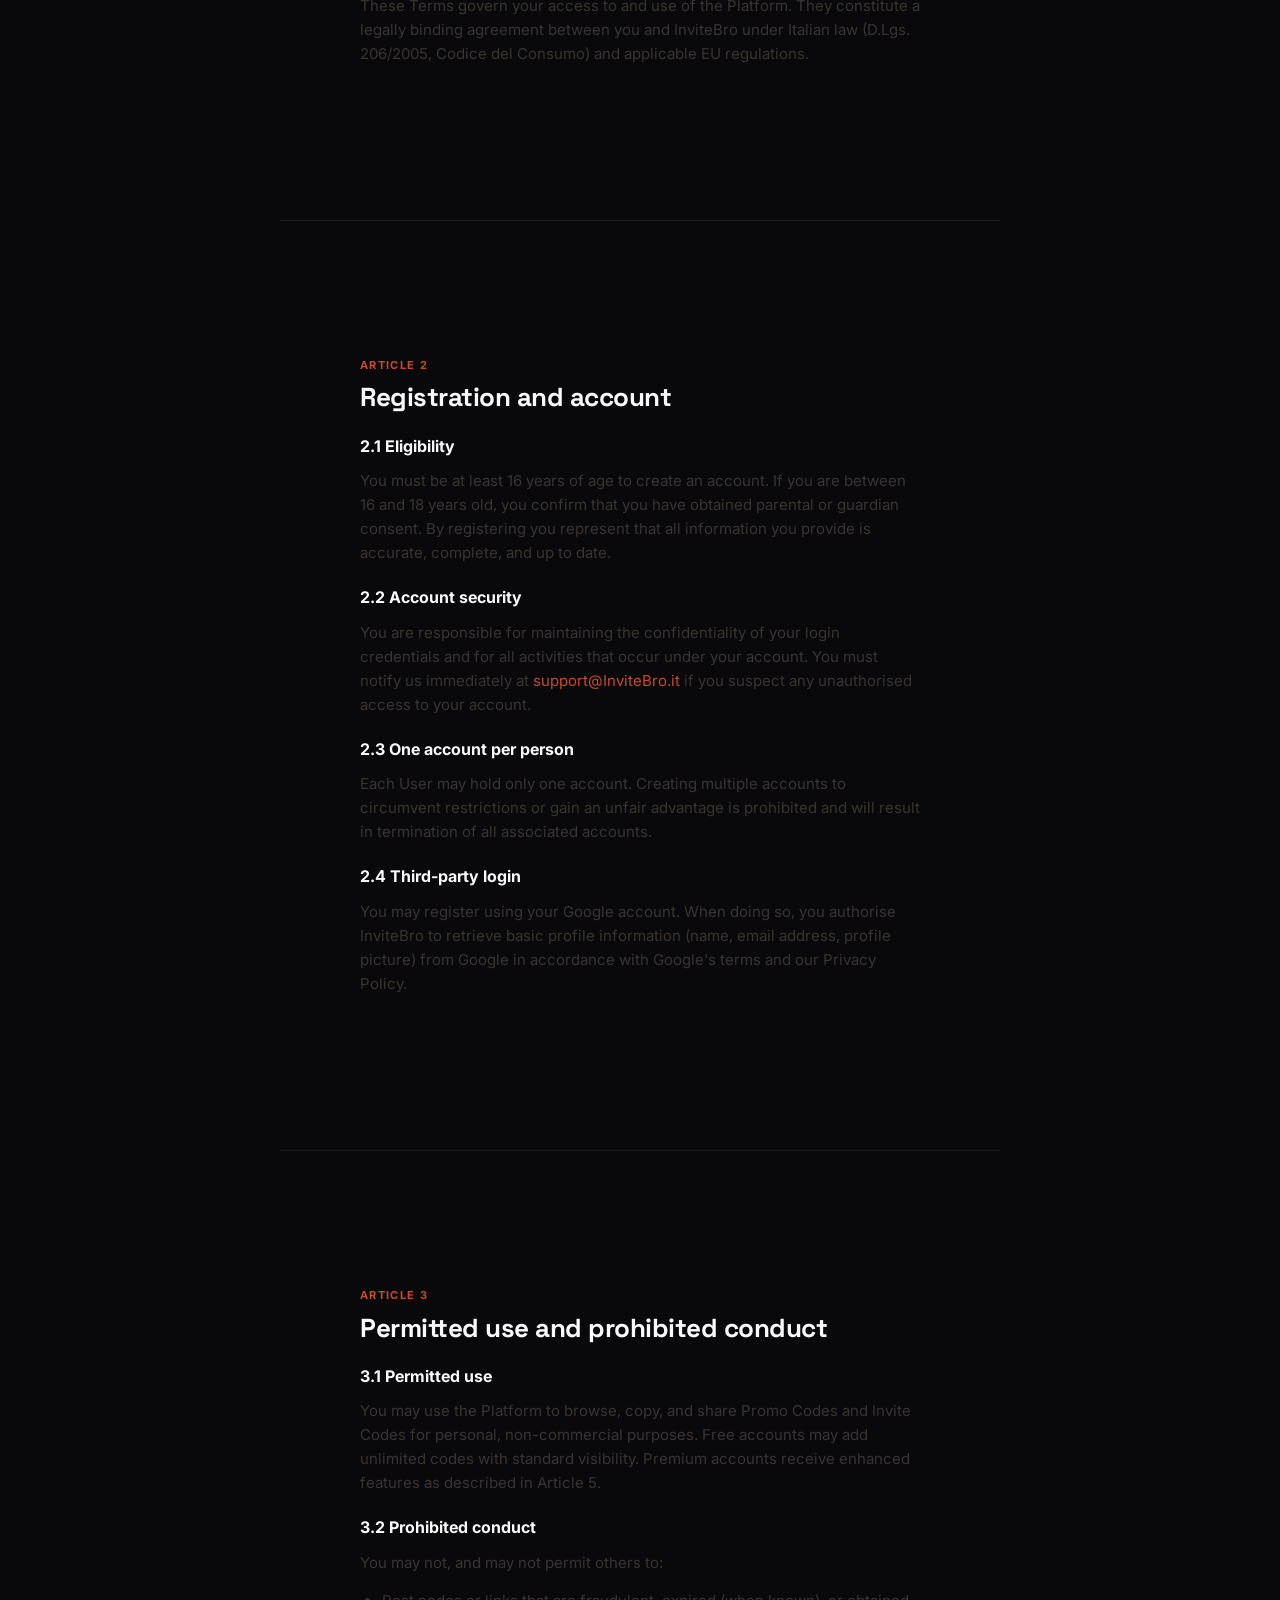
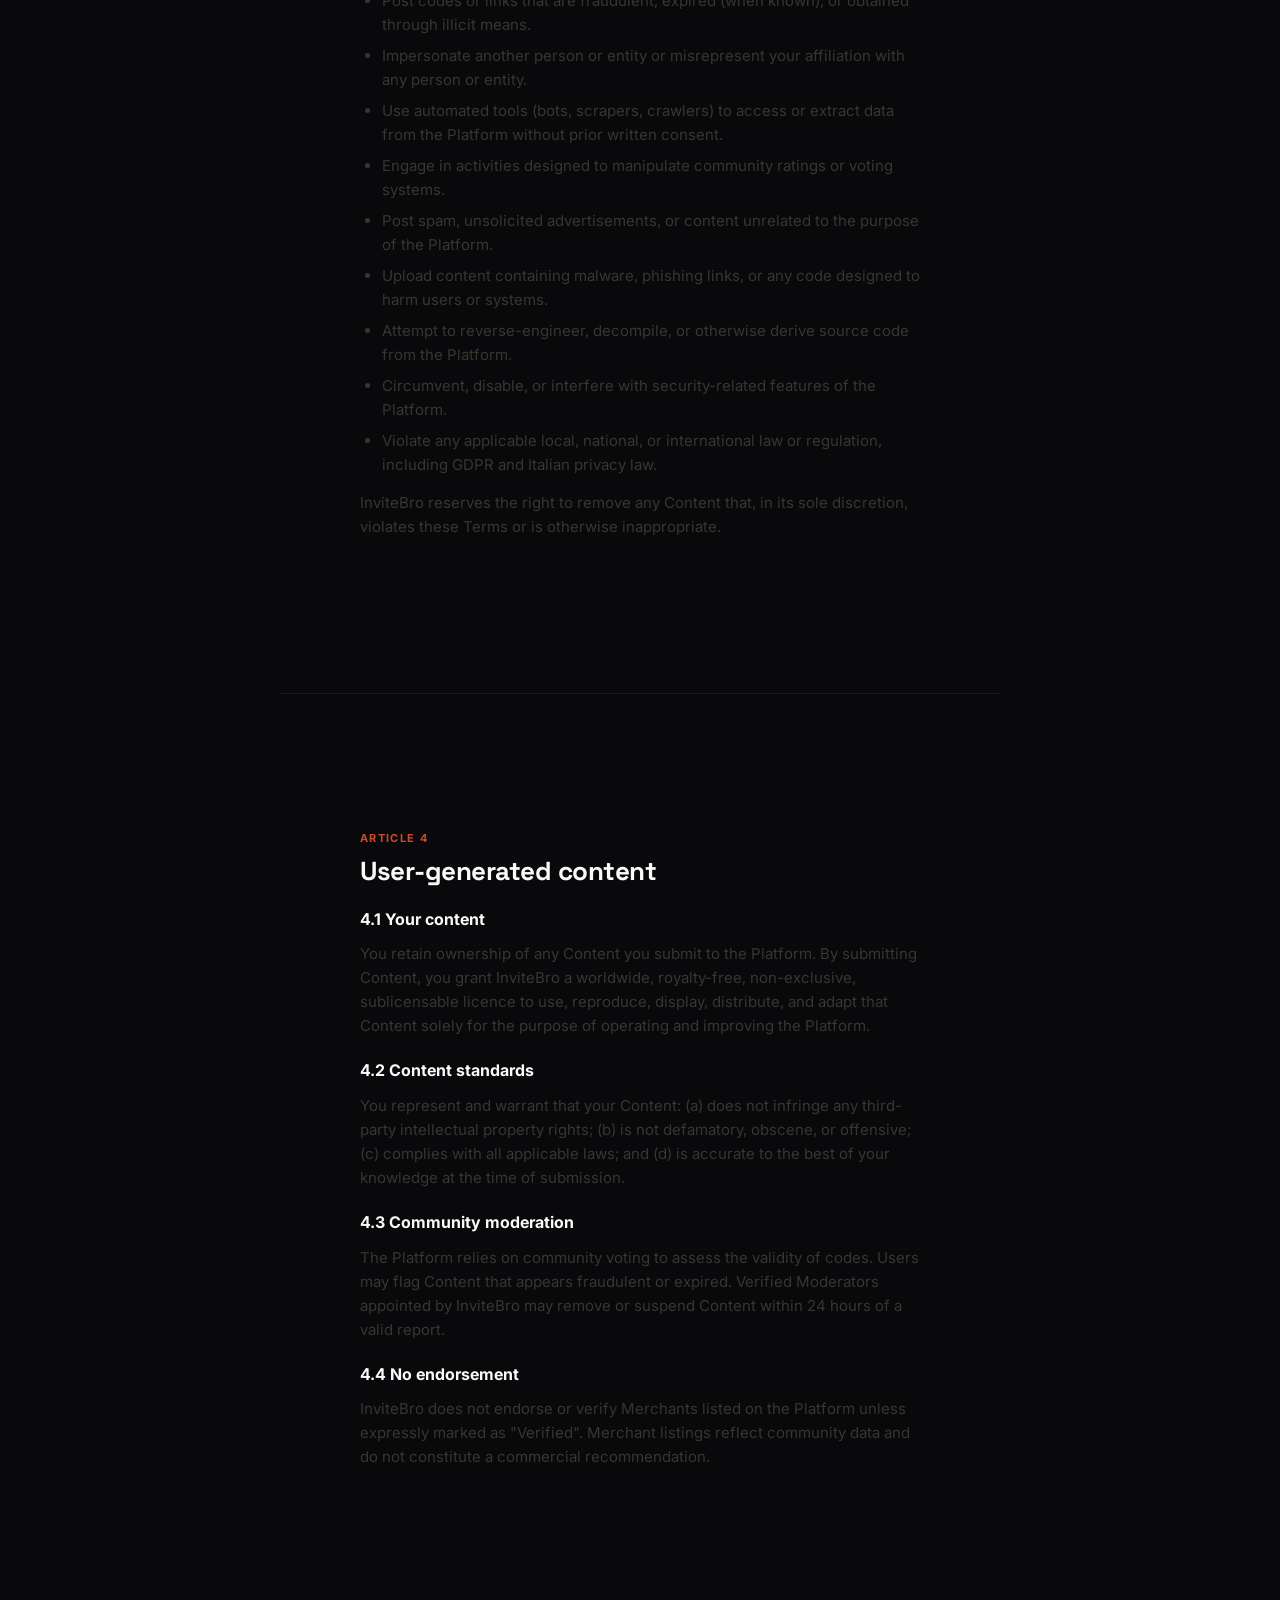
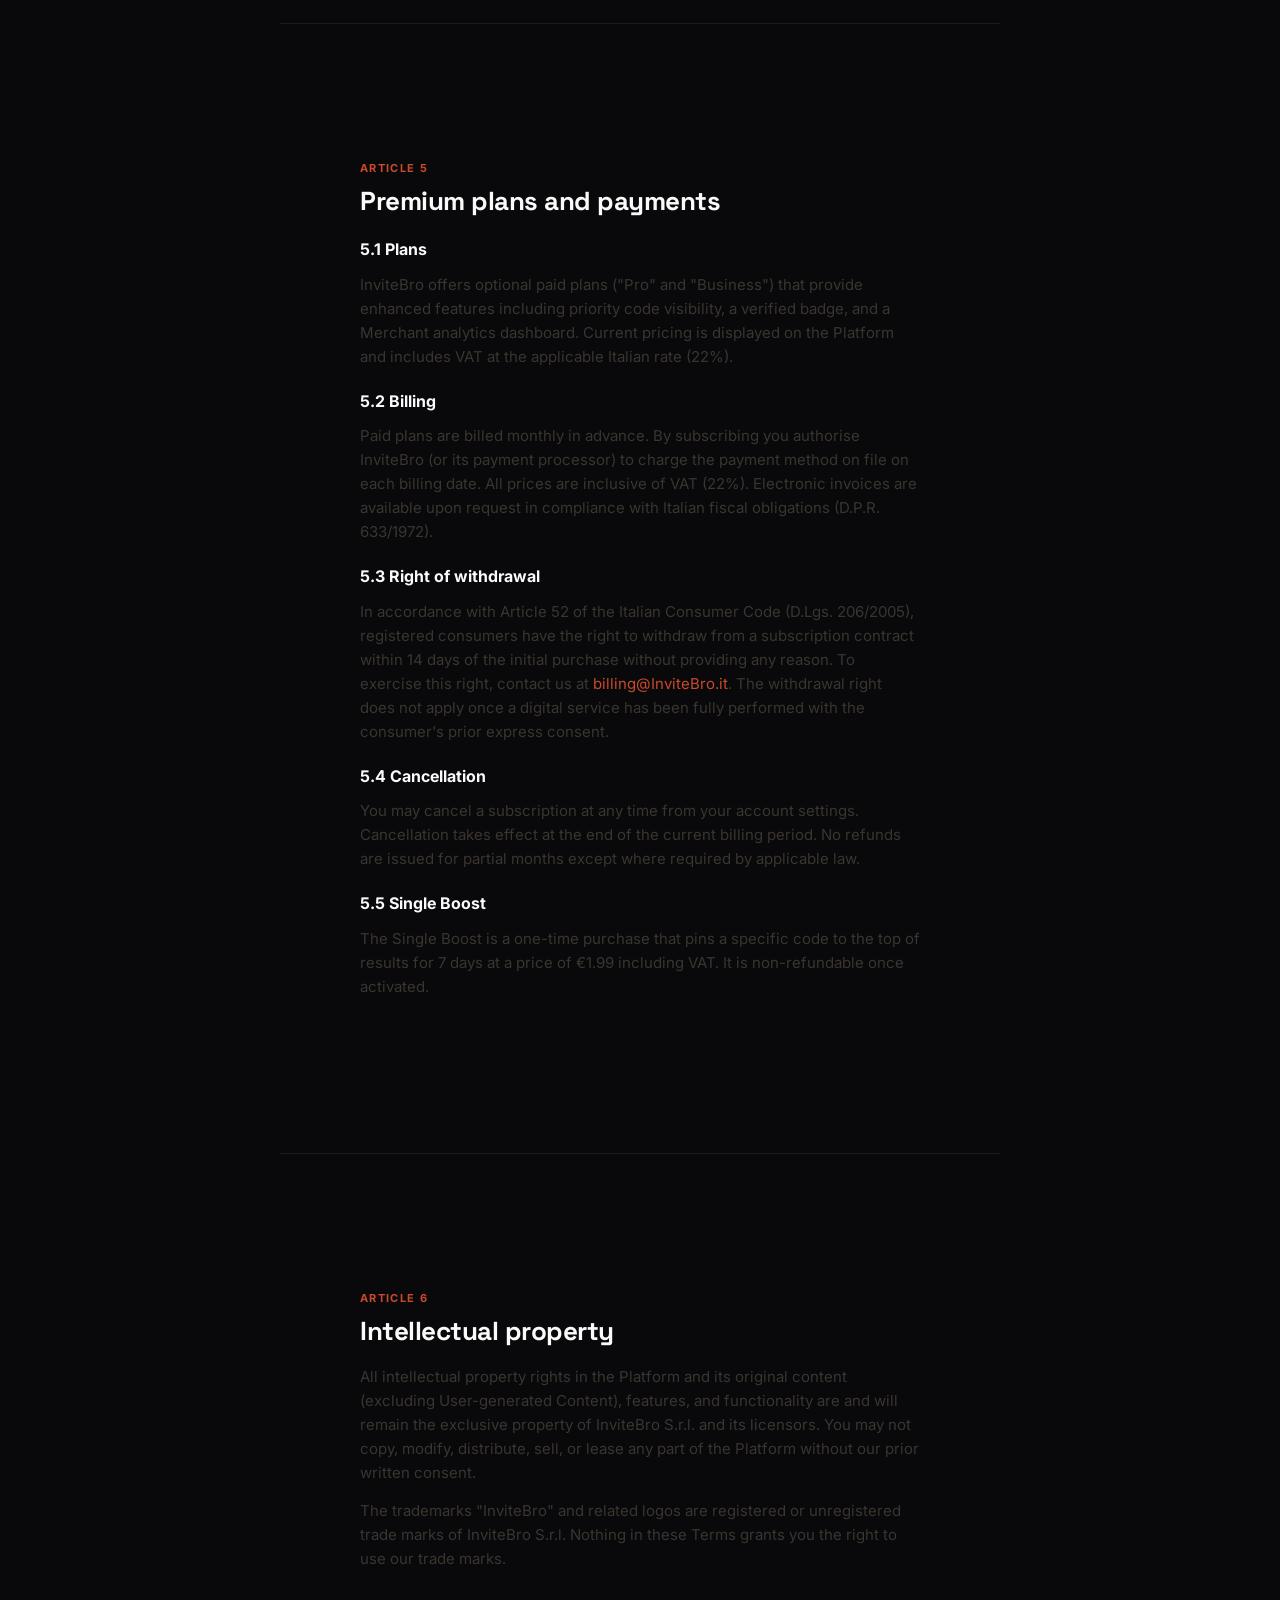
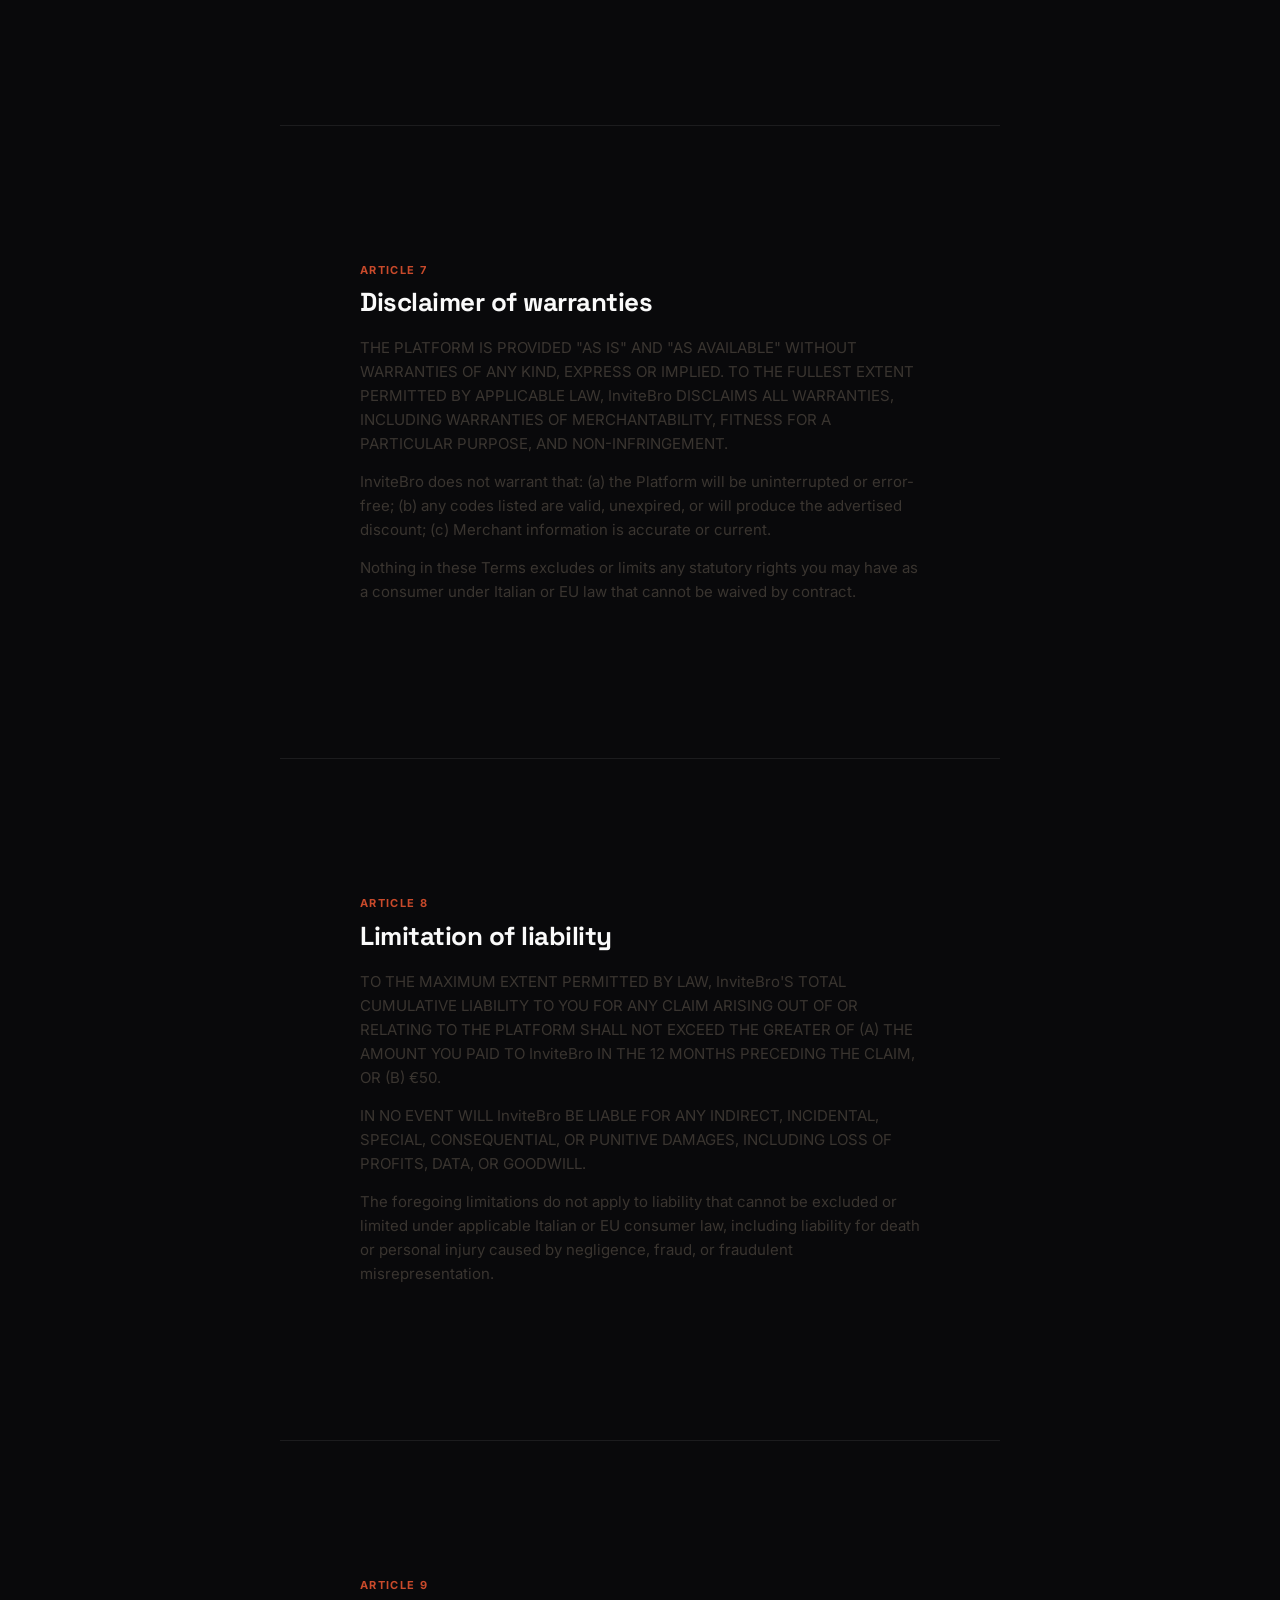
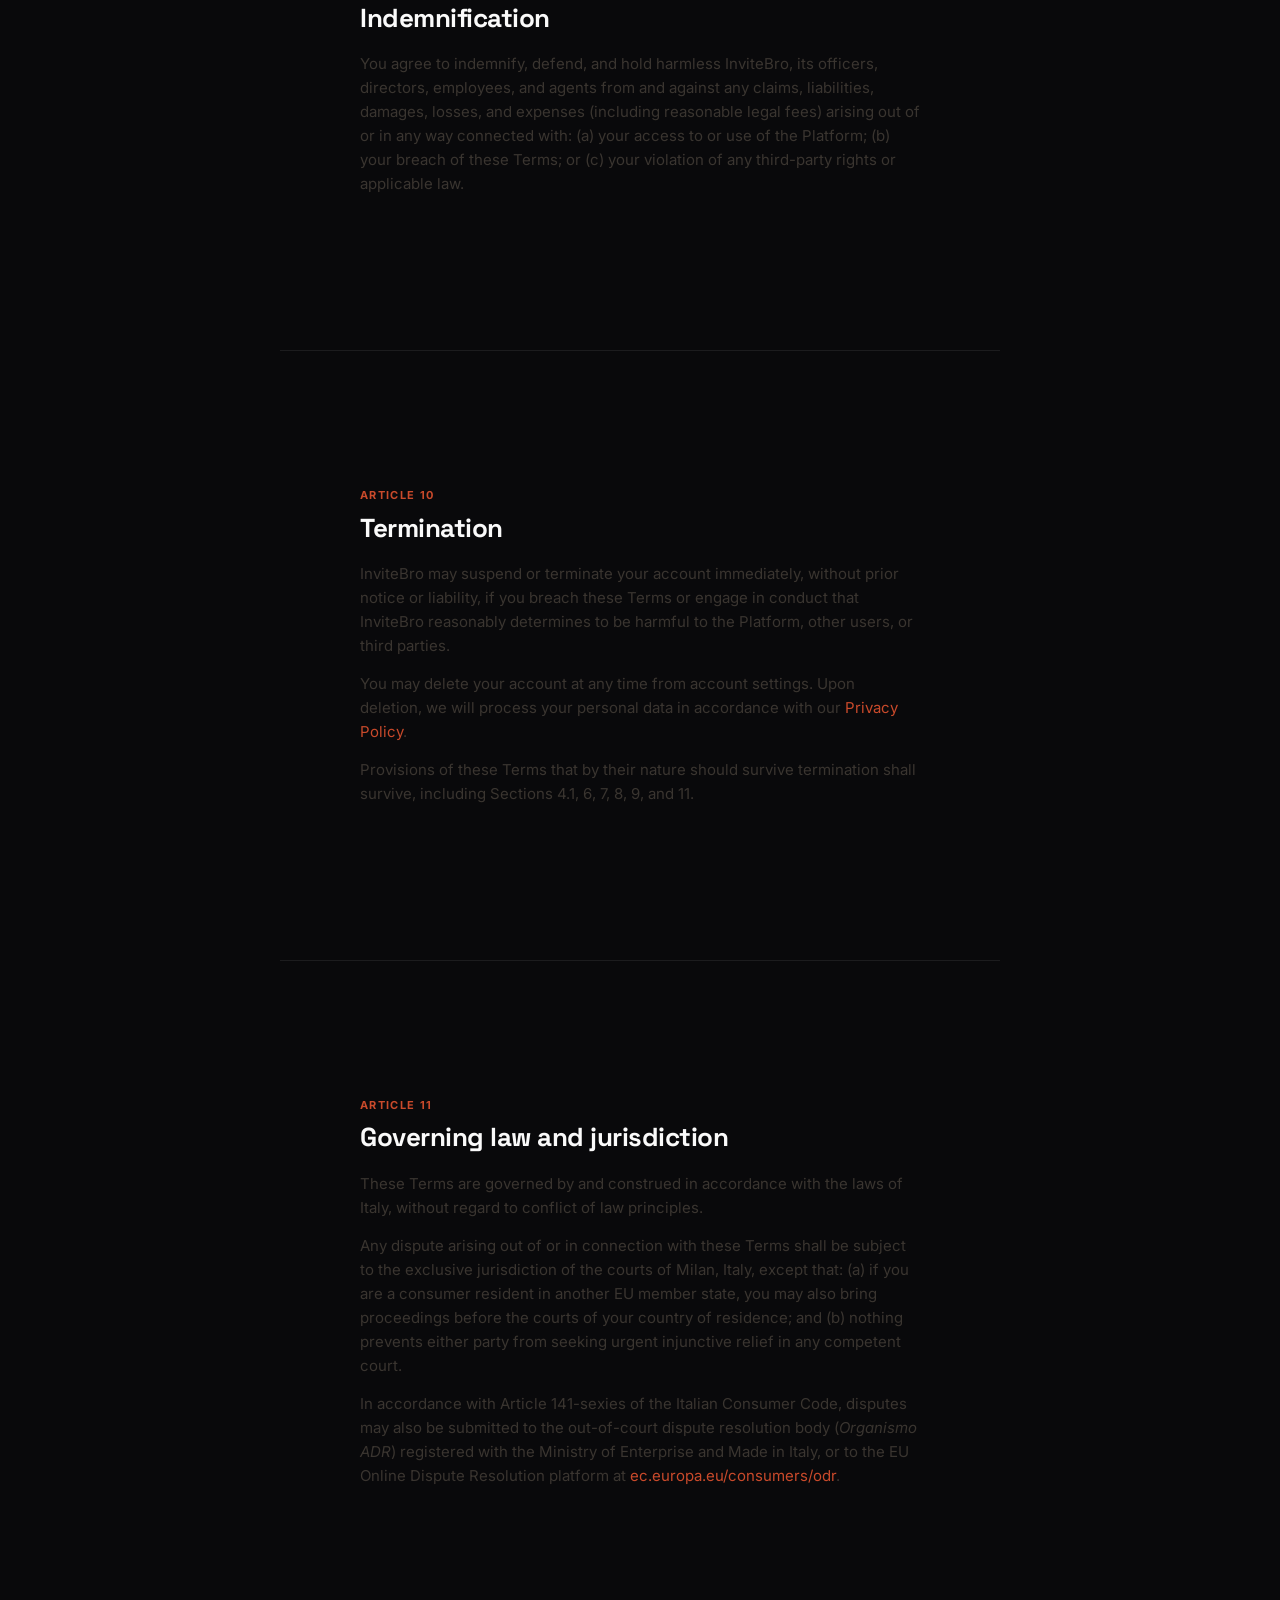
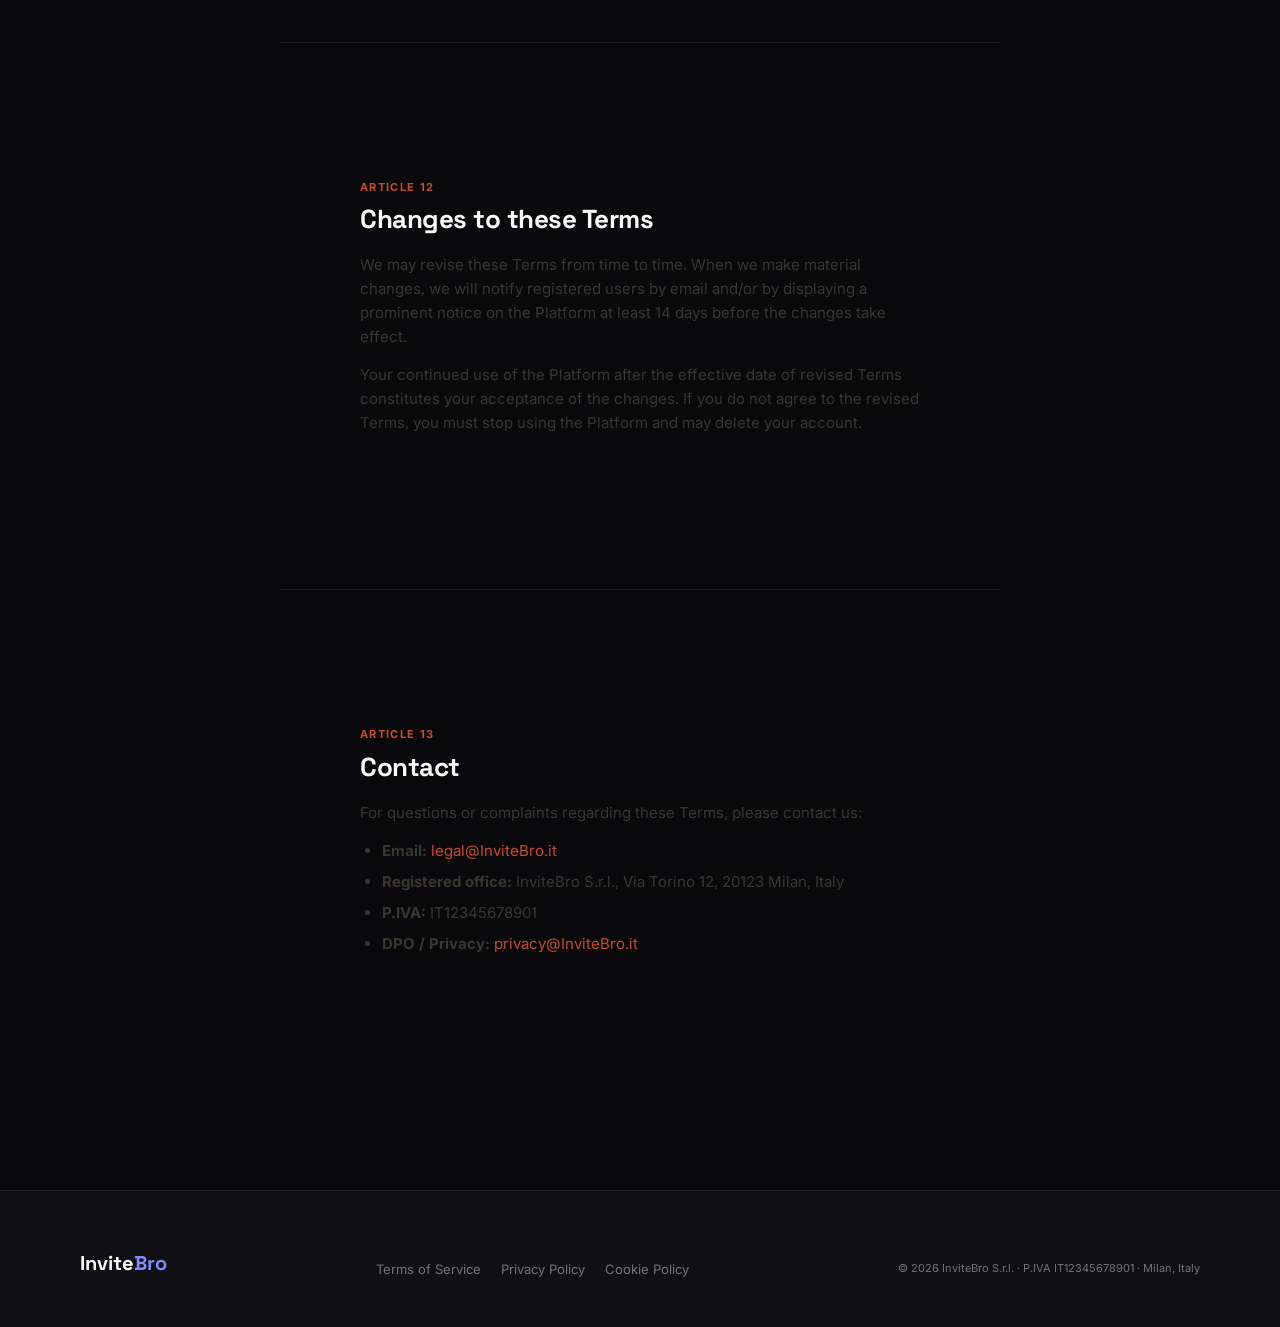
<file: tos.html>
﻿<!DOCTYPE html>
<html lang="en">
<head>
  <meta charset="UTF-8"/>
  <meta name="viewport" content="width=device-width, initial-scale=1.0"/>
  <title>Terms of Service — InviteBro</title>
  <link rel="preconnect" href="https://fonts.googleapis.com"/>
  <link rel="preconnect" href="https://fonts.gstatic.com" crossorigin/>
  <link href="https://fonts.googleapis.com/css2?family=Space+Grotesk:wght@400;500;600;700&family=Inter:wght@300;400;500;600&family=JetBrains+Mono:wght@400;500" rel="stylesheet"/>
  <style>
    *,*::before,*::after{box-sizing:border-box;margin:0;padding:0}
    :root{
      --ink:#0f0e0c; --paper:#f5f0e8; --cream:#ede7d9; --white:#fff;
      --rust:#c94a2b; --rust-dim:#a63b22; --muted:#7a7062; --border:#d5cdc0;
      --font-display:'Playfair Display',Georgia,serif;
      --font-body:'DM Sans',sans-serif;
    }
    html{scroll-behavior:smooth}
    body{background:var(--paper);color:var(--ink);font-family:var(--font-body);font-size:16px;line-height:1.7;overflow-x:hidden}

    nav{position:sticky;top:0;z-index:100;background:rgba(245,240,232,.95);backdrop-filter:blur(12px);border-bottom:1px solid var(--border);padding:0 40px;height:60px;display:flex;align-items:center;justify-content:space-between;gap:16px}
    .nav-logo{font-family:var(--font-display);font-size:20px;font-weight:900;color:var(--ink);text-decoration:none;letter-spacing:-.5px}
    .nav-logo span{color:var(--rust)}
    .nav-back{font-size:13px;color:var(--muted);text-decoration:none;display:flex;align-items:center;gap:6px;transition:color .2s}
    .nav-back:hover{color:var(--ink)}

    .page-hero{background:var(--ink);padding:56px 80px 48px;position:relative;overflow:hidden}
    .page-hero::before{content:'§';position:absolute;right:60px;top:-20px;font-family:var(--font-display);font-size:240px;font-weight:900;color:rgba(255,255,255,.03);line-height:1;pointer-events:none}
    .hero-label{font-size:11px;font-weight:700;letter-spacing:.15em;text-transform:uppercase;color:var(--rust);margin-bottom:12px}
    .hero-title{font-family:var(--font-display);font-size:clamp(36px,4vw,52px);font-weight:900;color:var(--paper);letter-spacing:-1.5px;line-height:1.05;margin-bottom:12px}
    .hero-meta{font-size:13px;color:#8a8278}

    .content-wrap{max-width:800px;margin:0 auto;padding:60px 40px 80px}

    .toc{background:var(--cream);border:1px solid var(--border);border-radius:12px;padding:24px 28px;margin-bottom:48px}
    .toc-title{font-size:12px;font-weight:700;text-transform:uppercase;letter-spacing:.1em;color:var(--muted);margin-bottom:14px}
    .toc ol{padding-left:18px}
    .toc li{margin-bottom:7px}
    .toc a{color:var(--rust);text-decoration:none;font-size:14px;font-weight:500}
    .toc a:hover{text-decoration:underline}

    .section{margin-bottom:44px;scroll-margin-top:80px}
    .section-num{font-size:11px;font-weight:700;letter-spacing:.12em;text-transform:uppercase;color:var(--rust);margin-bottom:8px}
    .section h2{font-family:var(--font-display);font-size:26px;font-weight:700;letter-spacing:-.5px;margin-bottom:18px;line-height:1.2}
    .section h3{font-size:16px;font-weight:700;margin:20px 0 10px}
    .section p{margin-bottom:14px;color:#3a3530}
    .section ul,.section ol{padding-left:22px;margin-bottom:14px}
    .section li{margin-bottom:7px;color:#3a3530}
    .section a{color:var(--rust);text-decoration:none}
    .section a:hover{text-decoration:underline}
    .highlight-box{background:var(--cream);border-left:3px solid var(--rust);border-radius:0 8px 8px 0;padding:14px 18px;margin:18px 0;font-size:14px;color:var(--muted)}

    .divider{height:1px;background:var(--border);margin:40px 0}

    footer{background:#0a0908;color:#6a6258;padding:28px 40px;display:flex;align-items:center;justify-content:space-between;gap:16px;flex-wrap:wrap}
    .footer-logo{font-family:var(--font-display);font-size:18px;font-weight:900;color:var(--paper)}
    .footer-logo span{color:var(--rust)}
    .footer-links{display:flex;gap:20px;flex-wrap:wrap}
    .footer-links a{color:#6a6258;text-decoration:none;font-size:13px;transition:color .2s}
    .footer-links a:hover{color:var(--paper)}
    .footer-vat{font-size:11px;color:#3a3830}

    @media(max-width:768px){
      nav,.page-hero,.content-wrap,footer{padding-left:20px;padding-right:20px}
      .page-hero{padding-top:40px;padding-bottom:32px}
    }
  </style>
  <link rel="stylesheet" href="modern.css" />
</head>
<body>

<nav>
  <a href="index.html" class="nav-logo">Invite<span>Bro</span></a>
  <a href="javascript:history.back()" class="nav-back">← Back</a>
</nav>

<div class="page-hero">
  <div class="hero-label">Legal</div>
  <h1 class="hero-title">Terms of Service</h1>
  <div class="hero-meta">Effective date: 1 January 2026 &nbsp;·&nbsp; Version 2.1 &nbsp;·&nbsp; InviteBro S.r.l. · Milan, Italy</div>
</div>

<div class="content-wrap">

  <div class="toc">
    <div class="toc-title">Contents</div>
    <ol>
      <li><a href="#s1">Definitions and scope</a></li>
      <li><a href="#s2">Registration and account</a></li>
      <li><a href="#s3">Permitted use and prohibited conduct</a></li>
      <li><a href="#s4">User-generated content</a></li>
      <li><a href="#s5">Premium plans and payments</a></li>
      <li><a href="#s6">Intellectual property</a></li>
      <li><a href="#s7">Disclaimer of warranties</a></li>
      <li><a href="#s8">Limitation of liability</a></li>
      <li><a href="#s9">Indemnification</a></li>
      <li><a href="#s10">Termination</a></li>
      <li><a href="#s11">Governing law and jurisdiction</a></li>
      <li><a href="#s12">Changes to these Terms</a></li>
      <li><a href="#s13">Contact</a></li>
    </ol>
  </div>

  <div class="highlight-box">
    Please read these Terms carefully before using InviteBro. By creating an account or using the platform you agree to be bound by these Terms and our <a href="privacy.html">Privacy Policy</a> and <a href="cookies.html">Cookie Policy</a>.
  </div>

  <div class="section" id="s1">
    <div class="section-num">Article 1</div>
    <h2>Definitions and scope</h2>
    <p><strong>"InviteBro"</strong>, <strong>"we"</strong>, <strong>"us"</strong> or <strong>"Company"</strong> means InviteBro S.r.l., a company incorporated under Italian law with registered office in Milan, Italy (P.IVA IT12345678901).</p>
    <p><strong>"Platform"</strong> means the website available at InviteBro.it and all related subdomains, mobile applications, and APIs operated by InviteBro.</p>
    <p><strong>"User"</strong> or <strong>"you"</strong> means any natural person who accesses or uses the Platform, whether registered or not.</p>
    <p><strong>"Content"</strong> means any text, code, link, image, or other material submitted to or published on the Platform by a User.</p>
    <p><strong>"Promo Code"</strong> means a promotional discount code, coupon, or voucher shared on the Platform.</p>
    <p><strong>"Invite Code"</strong> means a personal referral code or link that may entitle both the referrer and referee to a bonus.</p>
    <p><strong>"Merchant"</strong> means a business whose codes or links are listed on the Platform.</p>
    <p>These Terms govern your access to and use of the Platform. They constitute a legally binding agreement between you and InviteBro under Italian law (D.Lgs. 206/2005, Codice del Consumo) and applicable EU regulations.</p>
  </div>

  <div class="divider"></div>

  <div class="section" id="s2">
    <div class="section-num">Article 2</div>
    <h2>Registration and account</h2>
    <h3>2.1 Eligibility</h3>
    <p>You must be at least 16 years of age to create an account. If you are between 16 and 18 years old, you confirm that you have obtained parental or guardian consent. By registering you represent that all information you provide is accurate, complete, and up to date.</p>
    <h3>2.2 Account security</h3>
    <p>You are responsible for maintaining the confidentiality of your login credentials and for all activities that occur under your account. You must notify us immediately at <a href="mailto:support@InviteBro.it">support@InviteBro.it</a> if you suspect any unauthorised access to your account.</p>
    <h3>2.3 One account per person</h3>
    <p>Each User may hold only one account. Creating multiple accounts to circumvent restrictions or gain an unfair advantage is prohibited and will result in termination of all associated accounts.</p>
    <h3>2.4 Third-party login</h3>
    <p>You may register using your Google account. When doing so, you authorise InviteBro to retrieve basic profile information (name, email address, profile picture) from Google in accordance with Google's terms and our Privacy Policy.</p>
  </div>

  <div class="divider"></div>

  <div class="section" id="s3">
    <div class="section-num">Article 3</div>
    <h2>Permitted use and prohibited conduct</h2>
    <h3>3.1 Permitted use</h3>
    <p>You may use the Platform to browse, copy, and share Promo Codes and Invite Codes for personal, non-commercial purposes. Free accounts may add unlimited codes with standard visibility. Premium accounts receive enhanced features as described in Article 5.</p>
    <h3>3.2 Prohibited conduct</h3>
    <p>You may not, and may not permit others to:</p>
    <ul>
      <li>Post codes or links that are fraudulent, expired (when known), or obtained through illicit means.</li>
      <li>Impersonate another person or entity or misrepresent your affiliation with any person or entity.</li>
      <li>Use automated tools (bots, scrapers, crawlers) to access or extract data from the Platform without prior written consent.</li>
      <li>Engage in activities designed to manipulate community ratings or voting systems.</li>
      <li>Post spam, unsolicited advertisements, or content unrelated to the purpose of the Platform.</li>
      <li>Upload content containing malware, phishing links, or any code designed to harm users or systems.</li>
      <li>Attempt to reverse-engineer, decompile, or otherwise derive source code from the Platform.</li>
      <li>Circumvent, disable, or interfere with security-related features of the Platform.</li>
      <li>Violate any applicable local, national, or international law or regulation, including GDPR and Italian privacy law.</li>
    </ul>
    <p>InviteBro reserves the right to remove any Content that, in its sole discretion, violates these Terms or is otherwise inappropriate.</p>
  </div>

  <div class="divider"></div>

  <div class="section" id="s4">
    <div class="section-num">Article 4</div>
    <h2>User-generated content</h2>
    <h3>4.1 Your content</h3>
    <p>You retain ownership of any Content you submit to the Platform. By submitting Content, you grant InviteBro a worldwide, royalty-free, non-exclusive, sublicensable licence to use, reproduce, display, distribute, and adapt that Content solely for the purpose of operating and improving the Platform.</p>
    <h3>4.2 Content standards</h3>
    <p>You represent and warrant that your Content: (a) does not infringe any third-party intellectual property rights; (b) is not defamatory, obscene, or offensive; (c) complies with all applicable laws; and (d) is accurate to the best of your knowledge at the time of submission.</p>
    <h3>4.3 Community moderation</h3>
    <p>The Platform relies on community voting to assess the validity of codes. Users may flag Content that appears fraudulent or expired. Verified Moderators appointed by InviteBro may remove or suspend Content within 24 hours of a valid report.</p>
    <h3>4.4 No endorsement</h3>
    <p>InviteBro does not endorse or verify Merchants listed on the Platform unless expressly marked as "Verified". Merchant listings reflect community data and do not constitute a commercial recommendation.</p>
  </div>

  <div class="divider"></div>

  <div class="section" id="s5">
    <div class="section-num">Article 5</div>
    <h2>Premium plans and payments</h2>
    <h3>5.1 Plans</h3>
    <p>InviteBro offers optional paid plans ("Pro" and "Business") that provide enhanced features including priority code visibility, a verified badge, and a Merchant analytics dashboard. Current pricing is displayed on the Platform and includes VAT at the applicable Italian rate (22%).</p>
    <h3>5.2 Billing</h3>
    <p>Paid plans are billed monthly in advance. By subscribing you authorise InviteBro (or its payment processor) to charge the payment method on file on each billing date. All prices are inclusive of VAT (22%). Electronic invoices are available upon request in compliance with Italian fiscal obligations (D.P.R. 633/1972).</p>
    <h3>5.3 Right of withdrawal</h3>
    <p>In accordance with Article 52 of the Italian Consumer Code (D.Lgs. 206/2005), registered consumers have the right to withdraw from a subscription contract within 14 days of the initial purchase without providing any reason. To exercise this right, contact us at <a href="mailto:billing@InviteBro.it">billing@InviteBro.it</a>. The withdrawal right does not apply once a digital service has been fully performed with the consumer's prior express consent.</p>
    <h3>5.4 Cancellation</h3>
    <p>You may cancel a subscription at any time from your account settings. Cancellation takes effect at the end of the current billing period. No refunds are issued for partial months except where required by applicable law.</p>
    <h3>5.5 Single Boost</h3>
    <p>The Single Boost is a one-time purchase that pins a specific code to the top of results for 7 days at a price of €1.99 including VAT. It is non-refundable once activated.</p>
  </div>

  <div class="divider"></div>

  <div class="section" id="s6">
    <div class="section-num">Article 6</div>
    <h2>Intellectual property</h2>
    <p>All intellectual property rights in the Platform and its original content (excluding User-generated Content), features, and functionality are and will remain the exclusive property of InviteBro S.r.l. and its licensors. You may not copy, modify, distribute, sell, or lease any part of the Platform without our prior written consent.</p>
    <p>The trademarks "InviteBro" and related logos are registered or unregistered trade marks of InviteBro S.r.l. Nothing in these Terms grants you the right to use our trade marks.</p>
  </div>

  <div class="divider"></div>

  <div class="section" id="s7">
    <div class="section-num">Article 7</div>
    <h2>Disclaimer of warranties</h2>
    <p>THE PLATFORM IS PROVIDED "AS IS" AND "AS AVAILABLE" WITHOUT WARRANTIES OF ANY KIND, EXPRESS OR IMPLIED. TO THE FULLEST EXTENT PERMITTED BY APPLICABLE LAW, InviteBro DISCLAIMS ALL WARRANTIES, INCLUDING WARRANTIES OF MERCHANTABILITY, FITNESS FOR A PARTICULAR PURPOSE, AND NON-INFRINGEMENT.</p>
    <p>InviteBro does not warrant that: (a) the Platform will be uninterrupted or error-free; (b) any codes listed are valid, unexpired, or will produce the advertised discount; (c) Merchant information is accurate or current.</p>
    <p>Nothing in these Terms excludes or limits any statutory rights you may have as a consumer under Italian or EU law that cannot be waived by contract.</p>
  </div>

  <div class="divider"></div>

  <div class="section" id="s8">
    <div class="section-num">Article 8</div>
    <h2>Limitation of liability</h2>
    <p>TO THE MAXIMUM EXTENT PERMITTED BY LAW, InviteBro'S TOTAL CUMULATIVE LIABILITY TO YOU FOR ANY CLAIM ARISING OUT OF OR RELATING TO THE PLATFORM SHALL NOT EXCEED THE GREATER OF (A) THE AMOUNT YOU PAID TO InviteBro IN THE 12 MONTHS PRECEDING THE CLAIM, OR (B) €50.</p>
    <p>IN NO EVENT WILL InviteBro BE LIABLE FOR ANY INDIRECT, INCIDENTAL, SPECIAL, CONSEQUENTIAL, OR PUNITIVE DAMAGES, INCLUDING LOSS OF PROFITS, DATA, OR GOODWILL.</p>
    <p>The foregoing limitations do not apply to liability that cannot be excluded or limited under applicable Italian or EU consumer law, including liability for death or personal injury caused by negligence, fraud, or fraudulent misrepresentation.</p>
  </div>

  <div class="divider"></div>

  <div class="section" id="s9">
    <div class="section-num">Article 9</div>
    <h2>Indemnification</h2>
    <p>You agree to indemnify, defend, and hold harmless InviteBro, its officers, directors, employees, and agents from and against any claims, liabilities, damages, losses, and expenses (including reasonable legal fees) arising out of or in any way connected with: (a) your access to or use of the Platform; (b) your breach of these Terms; or (c) your violation of any third-party rights or applicable law.</p>
  </div>

  <div class="divider"></div>

  <div class="section" id="s10">
    <div class="section-num">Article 10</div>
    <h2>Termination</h2>
    <p>InviteBro may suspend or terminate your account immediately, without prior notice or liability, if you breach these Terms or engage in conduct that InviteBro reasonably determines to be harmful to the Platform, other users, or third parties.</p>
    <p>You may delete your account at any time from account settings. Upon deletion, we will process your personal data in accordance with our <a href="privacy.html">Privacy Policy</a>.</p>
    <p>Provisions of these Terms that by their nature should survive termination shall survive, including Sections 4.1, 6, 7, 8, 9, and 11.</p>
  </div>

  <div class="divider"></div>

  <div class="section" id="s11">
    <div class="section-num">Article 11</div>
    <h2>Governing law and jurisdiction</h2>
    <p>These Terms are governed by and construed in accordance with the laws of Italy, without regard to conflict of law principles.</p>
    <p>Any dispute arising out of or in connection with these Terms shall be subject to the exclusive jurisdiction of the courts of Milan, Italy, except that: (a) if you are a consumer resident in another EU member state, you may also bring proceedings before the courts of your country of residence; and (b) nothing prevents either party from seeking urgent injunctive relief in any competent court.</p>
    <p>In accordance with Article 141-sexies of the Italian Consumer Code, disputes may also be submitted to the out-of-court dispute resolution body (<em>Organismo ADR</em>) registered with the Ministry of Enterprise and Made in Italy, or to the EU Online Dispute Resolution platform at <a href="https://ec.europa.eu/consumers/odr" target="_blank" rel="noopener">ec.europa.eu/consumers/odr</a>.</p>
  </div>

  <div class="divider"></div>

  <div class="section" id="s12">
    <div class="section-num">Article 12</div>
    <h2>Changes to these Terms</h2>
    <p>We may revise these Terms from time to time. When we make material changes, we will notify registered users by email and/or by displaying a prominent notice on the Platform at least 14 days before the changes take effect.</p>
    <p>Your continued use of the Platform after the effective date of revised Terms constitutes your acceptance of the changes. If you do not agree to the revised Terms, you must stop using the Platform and may delete your account.</p>
  </div>

  <div class="divider"></div>

  <div class="section" id="s13">
    <div class="section-num">Article 13</div>
    <h2>Contact</h2>
    <p>For questions or complaints regarding these Terms, please contact us:</p>
    <ul>
      <li><strong>Email:</strong> <a href="mailto:legal@InviteBro.it">legal@InviteBro.it</a></li>
      <li><strong>Registered office:</strong> InviteBro S.r.l., Via Torino 12, 20123 Milan, Italy</li>
      <li><strong>P.IVA:</strong> IT12345678901</li>
      <li><strong>DPO / Privacy:</strong> <a href="mailto:privacy@InviteBro.it">privacy@InviteBro.it</a></li>
    </ul>
  </div>

</div>

<footer>
  <div class="footer-logo">Invite<span>Bro</span></div>
  <div class="footer-links">
    <a href="tos.html">Terms of Service</a>
    <a href="privacy.html">Privacy Policy</a>
    <a href="cookies.html">Cookie Policy</a>
  </div>
  <div class="footer-vat">© 2026 InviteBro S.r.l. · P.IVA IT12345678901 · Milan, Italy</div>
</footer>

</body>
</html>
</file>
<file: modern.css>
/* ━━━━━━━━━━━━━━━━━━━━━━━━━━━━━━━━━━━━━━━━━━━━
   MODERN.CSS  |  InviteBro — Fresh Dark Theme
   Inspired by: clean, bold, minimal dark SaaS
   ━━━━━━━━━━━━━━━━━━━━━━━━━━━━━━━━━━━━━━━━━━━━ */

/* ── TOKENS ── */
:root {
  --bg:          #09090b;
  --bg-2:        #101014;
  --surface:     #141418;
  --surface-2:   #1c1c22;
  --border:      rgba(255,255,255,0.08);
  --border-2:    rgba(255,255,255,0.13);
  --text:        #fafafa;
  --text-2:      #a1a1aa;
  --text-3:      #71717a;
  --accent:      #6366f1;
  --accent-2:    #818cf8;
  --accent-dim:  rgba(99,102,241,0.12);
  --accent-glow: rgba(99,102,241,0.25);
  --violet:      #8b5cf6;
  --green:       #10b981;
  --green-dim:   rgba(16,185,129,0.12);
  --amber:       #f59e0b;

  --font-display: 'Space Grotesk', system-ui, sans-serif;
  --font-body:    'Inter', system-ui, sans-serif;
  --font-mono:    'JetBrains Mono', 'Courier New', monospace;

  --radius:    8px;
  --radius-lg: 16px;
  --ease:      cubic-bezier(0.16, 1, 0.3, 1);
}

/* ── RESET & BASE ── */
*, *::before, *::after { box-sizing: border-box; margin: 0; padding: 0; }
html { scroll-behavior: smooth; }
body {
  background: var(--bg);
  color: var(--text);
  font-family: var(--font-body);
  font-size: 15px;
  line-height: 1.6;
  overflow-x: hidden;
  -webkit-font-smoothing: antialiased;
}

/* ── COOKIE BANNER ── */
#cookie-banner {
  background: var(--surface-2) !important;
  color: var(--text) !important;
  border-top: 1px solid var(--border) !important;
  border-bottom: none !important;
  padding: 14px 32px !important;
  font-size: 13px !important;
  font-family: var(--font-body) !important;
  transform: translateY(0) !important;
  animation: none !important;
  box-shadow: 0 -8px 32px rgba(0,0,0,0.5) !important;
}
#cookie-banner p { opacity: 1 !important; color: var(--text-2) !important; }
#cookie-banner a { color: var(--accent-2) !important; text-decoration: underline !important; }
.btn-cookie {
  padding: 7px 18px !important; border-radius: var(--radius) !important;
  font-family: var(--font-body) !important; font-size: 13px !important; font-weight: 500 !important;
  cursor: pointer; transition: all 0.18s !important;
}
.btn-cookie.accept {
  background: var(--accent) !important; color: #fff !important;
  border: none !important;
}
.btn-cookie.accept:hover { background: var(--accent-2) !important; }
.btn-cookie.decline {
  background: transparent !important; color: var(--text-2) !important;
  border: 1px solid var(--border-2) !important;
}
.btn-cookie.decline:hover { border-color: var(--border-2) !important; color: var(--text) !important; }

/* ── NAV ── */
nav {
  position: sticky !important;
  top: 0 !important;
  z-index: 100 !important;
  background: rgba(9,9,11,0.8) !important;
  backdrop-filter: blur(20px) saturate(180%) !important;
  -webkit-backdrop-filter: blur(20px) !important;
  border-bottom: 1px solid var(--border) !important;
  padding: 0 48px !important;
  display: flex !important;
  align-items: center !important;
  justify-content: space-between !important;
  height: 60px !important;
  gap: 16px !important;
}
.nav-logo {
  font-family: var(--font-display) !important;
  font-size: 18px !important;
  font-weight: 700 !important;
  color: var(--text) !important;
  text-decoration: none !important;
  letter-spacing: -0.3px !important;
  flex-shrink: 0 !important;
}
.nav-logo span { color: var(--accent-2) !important; }
.nav-links {
  display: flex !important;
  align-items: center !important;
  gap: 4px !important;
  list-style: none !important;
}
.nav-links a {
  text-decoration: none !important;
  color: var(--text-2) !important;
  font-size: 14px !important;
  font-weight: 500 !important;
  padding: 6px 12px !important;
  border-radius: var(--radius) !important;
  transition: color 0.15s, background 0.15s !important;
}
.nav-links a:hover { color: var(--text) !important; background: var(--surface-2) !important; }
.nav-right {
  display: flex !important;
  gap: 8px !important;
  align-items: center !important;
}
.btn {
  display: inline-flex !important;
  align-items: center !important;
  gap: 6px !important;
  padding: 8px 18px !important;
  border-radius: var(--radius) !important;
  font-family: var(--font-body) !important;
  font-weight: 500 !important;
  font-size: 14px !important;
  text-decoration: none !important;
  cursor: pointer !important;
  transition: all 0.18s var(--ease) !important;
  border: 1px solid transparent !important;
  white-space: nowrap !important;
}
.btn-ghost {
  color: var(--text-2) !important;
  background: transparent !important;
  border-color: var(--border-2) !important;
}
.btn-ghost:hover {
  color: var(--text) !important;
  background: var(--surface-2) !important;
  border-color: var(--border-2) !important;
}
.btn-primary {
  background: var(--accent) !important;
  color: #fff !important;
  border-color: transparent !important;
  box-shadow: 0 0 0 0 var(--accent-glow) !important;
}
.btn-primary:hover {
  background: var(--accent-2) !important;
  transform: translateY(-1px) !important;
  box-shadow: 0 4px 20px var(--accent-glow) !important;
}
.btn-lg {
  padding: 12px 28px !important;
  font-size: 15px !important;
  font-weight: 600 !important;
  border-radius: var(--radius-lg) !important;
}

/* Nav auth states */
#nav-auth-logged-out { display: flex !important; gap: 8px !important; align-items: center !important; }
#nav-auth-logged-in  { display: none !important; gap: 8px !important; align-items: center !important; }
.nav-user-avatar {
  width: 30px !important; height: 30px !important;
  border-radius: 50% !important;
  background: var(--accent) !important;
  color: #fff !important; font-weight: 600 !important; font-size: 12px !important;
  display: flex !important; align-items: center !important; justify-content: center !important;
  border: 2px solid var(--border-2) !important;
}
.nav-user-name { font-size: 14px !important; font-weight: 500 !important; color: var(--text) !important; }
.btn-logout {
  font-family: var(--font-body) !important; font-size: 13px !important; font-weight: 500 !important;
  color: var(--text-2) !important; background: transparent !important;
  border: 1px solid var(--border-2) !important; border-radius: var(--radius) !important;
  padding: 6px 14px !important; cursor: pointer !important; transition: all 0.18s !important;
}
.btn-logout:hover { color: var(--text) !important; border-color: var(--border-2) !important; background: var(--surface-2) !important; }

/* ── HERO ── */
.hero {
  min-height: calc(100vh - 60px) !important;
  display: grid !important;
  grid-template-columns: 1fr 1fr !important;
  align-items: center !important;
  padding: 80px 80px 80px 80px !important;
  position: relative !important;
  overflow: hidden !important;
  background: var(--bg) !important;
}
/* Subtle radial glow behind hero */
.hero::before {
  content: '' !important;
  position: absolute !important;
  top: -200px !important;
  left: -200px !important;
  width: 700px !important;
  height: 700px !important;
  background: radial-gradient(circle, rgba(99,102,241,0.10) 0%, transparent 70%) !important;
  pointer-events: none !important;
}
.hero-bg-text { display: none !important; }
.hero-content { position: relative !important; z-index: 1 !important; }

/* Status badge */
.hero-eyebrow {
  display: inline-flex !important;
  align-items: center !important;
  gap: 10px !important;
  font-size: 12px !important;
  font-weight: 500 !important;
  letter-spacing: 0.06em !important;
  text-transform: uppercase !important;
  color: var(--text-2) !important;
  margin-bottom: 28px !important;
  opacity: 1 !important;
  animation: fadeUp 0.7s 0.1s var(--ease) both !important;
  font-family: var(--font-mono) !important;
}
.hero-eyebrow::before {
  content: '' !important;
  display: block !important;
  width: 8px !important; height: 8px !important;
  border-radius: 50% !important;
  background: var(--green) !important;
  box-shadow: 0 0 8px var(--green) !important;
  flex-shrink: 0 !important;
  animation: pulse 2.5s ease-in-out infinite !important;
}
@keyframes pulse { 0%,100% { opacity: 1; } 50% { opacity: 0.5; } }

.hero h1 {
  font-family: var(--font-display) !important;
  font-size: clamp(44px, 5vw, 72px) !important;
  font-weight: 700 !important;
  line-height: 1.08 !important;
  letter-spacing: -2px !important;
  margin-bottom: 24px !important;
  color: var(--text) !important;
  opacity: 1 !important;
  animation: fadeUp 0.7s 0.2s var(--ease) both !important;
}
.hero h1 em {
  font-style: normal !important;
  background: linear-gradient(135deg, var(--accent-2), var(--violet)) !important;
  -webkit-background-clip: text !important;
  -webkit-text-fill-color: transparent !important;
  background-clip: text !important;
}
.hero-sub {
  font-size: 17px !important;
  color: var(--text-2) !important;
  max-width: 460px !important;
  margin-bottom: 36px !important;
  font-weight: 400 !important;
  line-height: 1.65 !important;
  opacity: 1 !important;
  animation: fadeUp 0.7s 0.3s var(--ease) both !important;
}
.hero-ctas {
  display: flex !important;
  gap: 12px !important;
  flex-wrap: wrap !important;
  opacity: 1 !important;
  animation: fadeUp 0.7s 0.4s var(--ease) both !important;
}

/* Gradient primary CTA button (like screenshot) */
.hero-ctas .btn-primary {
  background: linear-gradient(135deg, var(--accent) 0%, var(--violet) 100%) !important;
  border: none !important;
  box-shadow: 0 2px 20px var(--accent-glow) !important;
}
.hero-ctas .btn-primary:hover {
  transform: translateY(-2px) !important;
  box-shadow: 0 8px 32px var(--accent-glow) !important;
  filter: brightness(1.08) !important;
}

.hero-stats {
  display: flex !important;
  gap: 32px !important;
  margin-top: 48px !important;
  padding-top: 32px !important;
  border-top: 1px solid var(--border) !important;
  opacity: 1 !important;
  animation: fadeUp 0.7s 0.5s var(--ease) both !important;
}
.stat-num {
  font-family: var(--font-display) !important;
  font-size: 28px !important;
  font-weight: 700 !important;
  line-height: 1 !important;
  margin-bottom: 4px !important;
  color: var(--text) !important;
  letter-spacing: -0.5px !important;
}
.stat-label { font-size: 13px !important; color: var(--text-3) !important; }

/* ── HERO CARDS ── */
.hero-visual {
  position: relative !important;
  display: flex !important;
  justify-content: center !important;
  align-items: center !important;
  height: 500px !important;
  opacity: 1 !important;
  animation: fadeIn 0.9s 0.3s var(--ease) both !important;
}
.code-card {
  position: absolute !important;
  background: var(--surface) !important;
  border: 1px solid var(--border) !important;
  border-radius: var(--radius-lg) !important;
  padding: 20px !important;
  min-width: 260px !important;
  box-shadow: 0 8px 32px rgba(0,0,0,0.4) !important;
  transition: transform 0.4s var(--ease), border-color 0.3s, box-shadow 0.3s !important;
  backdrop-filter: blur(8px) !important;
}
.code-card:hover {
  transform: translateY(-6px) scale(1.02) !important;
  border-color: var(--accent-dim) !important;
  box-shadow: 0 16px 48px rgba(0,0,0,0.5), 0 0 0 1px var(--accent-dim) !important;
}
.card-1 { top: 20px; left: 10px; transform: rotate(-3deg); z-index: 3; animation: cf1 6s ease-in-out infinite !important; }
.card-2 { top: 110px; right: 0; transform: rotate(2deg); z-index: 4; animation: cf2 7s ease-in-out infinite !important; }
.card-3 { bottom: 40px; left: 30px; transform: rotate(1deg); z-index: 2; animation: cf3 8s ease-in-out infinite !important; }
@keyframes cf1 { 0%,100%{transform:rotate(-3deg) translateY(0)} 50%{transform:rotate(-3deg) translateY(-12px)} }
@keyframes cf2 { 0%,100%{transform:rotate(2deg) translateY(0)} 50%{transform:rotate(2deg) translateY(-16px)} }
@keyframes cf3 { 0%,100%{transform:rotate(1deg) translateY(0)} 50%{transform:rotate(1deg) translateY(-10px)} }
.card-merchant { display: flex; align-items: center; gap: 12px; margin-bottom: 14px; }
.merchant-icon {
  width: 38px !important; height: 38px !important;
  border-radius: 10px !important;
  background: var(--surface-2) !important;
  border: 1px solid var(--border) !important;
  font-size: 18px !important;
}
.merchant-name { font-weight: 600 !important; font-size: 14px !important; color: var(--text) !important; }
.merchant-cat { font-size: 12px !important; color: var(--text-3) !important; }
.code-block {
  background: var(--surface-2) !important;
  border: 1px solid var(--border) !important;
  border-radius: var(--radius) !important;
  padding: 10px 14px !important;
  margin-bottom: 12px !important;
  display: flex !important;
  align-items: center !important;
  justify-content: space-between !important;
  gap: 12px !important;
}
.code-text {
  font-family: var(--font-mono) !important;
  font-size: 13px !important;
  font-weight: 500 !important;
  letter-spacing: 0.06em !important;
  color: var(--accent-2) !important;
}
.copy-btn {
  font-size: 11px !important; font-weight: 600 !important;
  text-transform: uppercase !important; letter-spacing: 0.06em !important;
  color: var(--text-3) !important; cursor: pointer !important;
  border: none !important; background: none !important;
  font-family: var(--font-body) !important; padding: 0 !important;
  transition: color 0.15s !important;
}
.copy-btn:hover { color: var(--accent-2) !important; }
.card-meta { display: flex; align-items: center; justify-content: space-between; font-size: 12px; color: var(--text-3); }
.verified-badge {
  display: inline-flex !important; align-items: center !important; gap: 4px !important;
  background: var(--green-dim) !important; color: var(--green) !important;
  font-size: 11px !important; font-weight: 600 !important;
  padding: 3px 8px !important; border-radius: 100px !important;
  border: 1px solid rgba(16,185,129,0.2) !important;
}
.premium-badge {
  display: inline-flex !important; align-items: center !important; gap: 4px !important;
  background: rgba(245,158,11,0.1) !important; color: var(--amber) !important;
  font-size: 11px !important; font-weight: 600 !important;
  padding: 3px 8px !important; border-radius: 100px !important;
}
.discount-tag {
  background: linear-gradient(135deg, var(--accent), var(--violet)) !important;
  color: #fff !important; font-size: 11px !important; font-weight: 700 !important;
  padding: 3px 10px !important; border-radius: 100px !important;
}

/* ── ANIMATIONS ── */
@keyframes fadeUp  { from { opacity:0; transform:translateY(20px); } to { opacity:1; transform:translateY(0); } }
@keyframes fadeIn  { from { opacity:0; } to { opacity:1; } }

/* ── TICKER ── */
.ticker-wrap {
  background: var(--surface) !important;
  color: var(--text-2) !important;
  border-top: 1px solid var(--border) !important;
  border-bottom: 1px solid var(--border) !important;
  padding: 10px 0 !important;
  overflow: hidden !important;
}
.ticker-item {
  font-size: 13px !important; font-weight: 500 !important;
  padding: 0 28px !important;
  border-right: 1px solid var(--border) !important;
}
.ticker-item span {
  color: var(--accent-2) !important;
  font-family: var(--font-mono) !important;
  font-size: 12px !important;
}

/* ── SECTIONS ── */
.section {
  padding: 96px 80px !important;
  background: var(--bg) !important;
}
.section-label {
  font-size: 12px !important; font-weight: 600 !important;
  letter-spacing: 0.1em !important; text-transform: uppercase !important;
  color: var(--accent-2) !important; margin-bottom: 14px !important;
}
.section-title {
  font-family: var(--font-display) !important;
  font-size: clamp(32px, 3.5vw, 48px) !important;
  font-weight: 700 !important;
  letter-spacing: -1.5px !important;
  line-height: 1.1 !important;
  margin-bottom: 14px !important;
  color: var(--text) !important;
}
.section-title em { font-style: italic; color: var(--accent-2); }
.section-sub {
  font-size: 16px !important;
  color: var(--text-2) !important;
  max-width: 520px !important;
  font-weight: 400 !important;
}

/* ── HOW IT WORKS ── */
.steps-grid {
  display: grid !important;
  grid-template-columns: repeat(4, 1fr) !important;
  gap: 1px !important;
  margin-top: 56px !important;
  border: 1px solid var(--border) !important;
  border-radius: var(--radius-lg) !important;
  overflow: hidden !important;
  background: var(--border) !important;
}
.step-card {
  background: var(--surface) !important;
  padding: 36px 28px !important;
  border-right: none !important;
  transition: background 0.2s !important;
}
.step-card:hover { background: var(--surface-2) !important; }
.step-num {
  font-family: var(--font-mono) !important;
  font-size: 48px !important; font-weight: 400 !important;
  color: var(--border-2) !important;
  line-height: 1 !important; margin-bottom: 20px !important;
}
.step-icon { font-size: 26px !important; margin-bottom: 14px !important; }
.step-title { font-weight: 600 !important; font-size: 16px !important; margin-bottom: 8px !important; color: var(--text) !important; }
.step-desc { font-size: 14px !important; color: var(--text-2) !important; line-height: 1.6 !important; }

/* ── CATEGORIES ── */
.categories-section {
  background: var(--bg-2) !important;
  padding: 96px 80px !important;
  border-top: 1px solid var(--border) !important;
  border-bottom: 1px solid var(--border) !important;
}
.cats-grid {
  display: grid !important;
  grid-template-columns: repeat(auto-fill, minmax(150px, 1fr)) !important;
  gap: 8px !important;
  margin-top: 44px !important;
}
.cat-pill {
  background: var(--surface) !important;
  border: 1px solid var(--border) !important;
  border-radius: var(--radius-lg) !important;
  padding: 18px 14px !important;
  text-align: center !important;
  cursor: pointer !important;
  transition: all 0.2s var(--ease) !important;
  text-decoration: none !important;
  color: var(--text) !important;
}
.cat-pill:hover {
  border-color: var(--accent) !important;
  background: var(--accent-dim) !important;
  transform: translateY(-3px) !important;
  box-shadow: 0 8px 24px rgba(99,102,241,0.15) !important;
}
.cat-pill .cat-icon { font-size: 26px !important; margin-bottom: 8px !important; }
.cat-pill .cat-name { font-size: 13px !important; font-weight: 600 !important; color: var(--text) !important; }
.cat-pill .cat-count { font-size: 11px !important; color: var(--text-3) !important; margin-top: 3px !important; }

/* ── PREMIUM ── */
.premium-section {
  padding: 96px 80px !important;
  display: grid !important;
  grid-template-columns: 1fr 1fr !important;
  gap: 80px !important;
  align-items: start !important;
  background: var(--bg) !important;
}
.premium-cards { display: flex !important; flex-direction: column !important; gap: 12px !important; }
.plan-card {
  background: var(--surface) !important;
  border: 1px solid var(--border) !important;
  border-radius: var(--radius-lg) !important;
  padding: 24px !important;
  display: flex !important;
  align-items: center !important;
  gap: 16px !important;
  transition: all 0.2s var(--ease) !important;
  cursor: pointer !important;
}
.plan-card:hover {
  border-color: var(--accent) !important;
  background: var(--surface-2) !important;
  transform: translateX(4px) !important;
}
.plan-card.featured {
  background: linear-gradient(135deg, rgba(99,102,241,0.15), rgba(139,92,246,0.1)) !important;
  border-color: rgba(99,102,241,0.4) !important;
}
.plan-icon {
  width: 48px !important; height: 48px !important;
  border-radius: 12px !important;
  display: flex !important; align-items: center !important; justify-content: center !important;
  font-size: 20px !important;
  flex-shrink: 0 !important;
}
.plan-icon.free-icon { background: var(--surface-2) !important; }
.plan-icon.pro-icon  { background: var(--accent-dim) !important; }
.plan-icon.biz-icon  { background: rgba(245,158,11,0.12) !important; }
.plan-info { flex: 1 !important; }
.plan-name { font-weight: 600 !important; font-size: 15px !important; margin-bottom: 4px !important; color: var(--text) !important; }
.plan-desc { font-size: 13px !important; color: var(--text-3) !important; }
.plan-price { text-align: right !important; flex-shrink: 0 !important; }
.plan-amount {
  font-family: var(--font-display) !important;
  font-size: 22px !important; font-weight: 700 !important;
  line-height: 1 !important; color: var(--text) !important;
}
.plan-period { font-size: 11px !important; color: var(--text-3) !important; margin-top: 2px !important; }
.boost-card {
  background: var(--surface-2) !important;
  border: 1px solid var(--border) !important;
  border-radius: var(--radius-lg) !important;
  padding: 18px 20px !important;
  display: flex !important; align-items: center !important; gap: 14px !important;
}
.boost-card-title { font-weight: 600 !important; font-size: 14px !important; margin-bottom: 3px !important; color: var(--text) !important; }
.boost-card-desc { font-size: 13px !important; color: var(--text-3) !important; }

/* ── TRUST ── */
.trust-section {
  background: var(--bg-2) !important;
  color: var(--text) !important;
  padding: 96px 80px !important;
  border-top: 1px solid var(--border) !important;
  border-bottom: 1px solid var(--border) !important;
}
.trust-grid {
  display: grid !important;
  grid-template-columns: repeat(3, 1fr) !important;
  gap: 1px !important;
  background: var(--border) !important;
  border: 1px solid var(--border) !important;
  border-radius: var(--radius-lg) !important;
  overflow: hidden !important;
  margin-top: 52px !important;
}
.trust-item {
  background: var(--surface) !important;
  padding: 36px 32px !important;
  transition: background 0.2s !important;
}
.trust-item:hover { background: var(--surface-2) !important; }
.trust-icon { font-size: 28px !important; margin-bottom: 18px !important; }
.trust-title { font-weight: 600 !important; font-size: 16px !important; margin-bottom: 8px !important; color: var(--text) !important; }
.trust-desc { font-size: 14px !important; color: var(--text-2) !important; line-height: 1.6 !important; }

/* ── CTA STRIP ── */
.cta-strip {
  background: linear-gradient(135deg, rgba(99,102,241,0.15) 0%, rgba(139,92,246,0.1) 100%) !important;
  border-top: 1px solid rgba(99,102,241,0.2) !important;
  border-bottom: 1px solid rgba(99,102,241,0.2) !important;
  padding: 96px 80px !important;
  display: flex !important;
  align-items: center !important;
  justify-content: space-between !important;
  gap: 40px !important;
}
.cta-strip h2 {
  font-family: var(--font-display) !important;
  font-size: clamp(28px, 3vw, 44px) !important;
  font-weight: 700 !important;
  color: var(--text) !important;
  letter-spacing: -1px !important;
  line-height: 1.15 !important;
}
.cta-strip h2 em { font-style: italic; color: var(--accent-2); }
.btn-white {
  background: #fff !important;
  color: var(--accent) !important;
  border-color: transparent !important;
  font-weight: 600 !important;
}
.btn-white:hover {
  background: #f0f0ff !important;
  transform: translateY(-2px) !important;
  box-shadow: 0 8px 24px rgba(0,0,0,0.3) !important;
}

/* ── FOOTER ── */
footer {
  background: var(--bg-2) !important;
  color: var(--text-3) !important;
  padding: 56px 80px 36px !important;
  border-top: 1px solid var(--border) !important;
}
.footer-top {
  display: grid !important;
  grid-template-columns: 2fr 1fr 1fr 1fr !important;
  gap: 48px !important;
  margin-bottom: 48px !important;
  padding-bottom: 48px !important;
  border-bottom: 1px solid var(--border) !important;
}
.footer-logo {
  font-family: var(--font-display) !important;
  font-size: 20px !important; font-weight: 700 !important;
  color: var(--text) !important; margin-bottom: 12px !important;
}
.footer-logo span { color: var(--accent-2) !important; }
.footer-tagline { font-size: 14px !important; line-height: 1.6 !important; color: var(--text-3) !important; max-width: 240px !important; }
.footer-gdpr {
  display: inline-flex !important; align-items: center !important; gap: 6px !important;
  margin-top: 18px !important; font-size: 11px !important;
  background: var(--surface-2) !important; padding: 5px 10px !important;
  border-radius: 100px !important; color: var(--text-3) !important;
  border: 1px solid var(--border) !important;
}
.footer-col h4 {
  color: var(--text) !important; font-size: 12px !important; font-weight: 600 !important;
  letter-spacing: 0.08em !important; text-transform: uppercase !important;
  margin-bottom: 16px !important;
}
.footer-col ul { list-style: none !important; }
.footer-col ul li { margin-bottom: 8px !important; }
.footer-col ul li a {
  color: var(--text-3) !important; text-decoration: none !important;
  font-size: 14px !important; transition: color 0.15s !important;
}
.footer-col ul li a:hover { color: var(--text) !important; }
.footer-bottom {
  display: flex !important; justify-content: space-between !important;
  align-items: center !important; font-size: 12px !important; flex-wrap: wrap !important; gap: 12px !important;
}
.footer-legal { display: flex !important; gap: 20px !important; flex-wrap: wrap !important; }
.footer-legal a { color: var(--text-3) !important; text-decoration: none !important; transition: color 0.15s !important; }
.footer-legal a:hover { color: var(--text) !important; }
.vat-notice { font-size: 11px !important; color: var(--text-3) !important; }

/* ── LANG SWITCHER OVERRIDES ── */
#lang-sw button {
  background: transparent !important;
  color: var(--text-2) !important;
  border: 1px solid var(--border-2) !important;
  border-radius: var(--radius) !important;
  font-family: var(--font-body) !important;
  font-size: 13px !important; font-weight: 500 !important;
  padding: 5px 10px !important;
  transition: all 0.15s !important;
}
#lang-sw button:hover {
  background: var(--surface-2) !important;
  color: var(--text) !important;
  border-color: var(--border-2) !important;
}

/* ── LOGIN / SIGNUP PAGE ── */
body { min-height: 100vh !important; }
.auth-layout { background: var(--bg) !important; }
.auth-panel {
  background: linear-gradient(160deg, var(--surface) 0%, var(--bg) 100%) !important;
  color: var(--text) !important;
  border-right: 1px solid var(--border) !important;
  padding: 56px 48px !important;
}
.auth-panel::before {
  background-image:
    linear-gradient(rgba(99,102,241,0.04) 1px, transparent 1px),
    linear-gradient(90deg, rgba(99,102,241,0.04) 1px, transparent 1px) !important;
  background-size: 48px 48px !important;
}
.panel-bg-text { color: rgba(99,102,241,0.04) !important; }
.panel-eyebrow { color: var(--accent-2) !important; }
.panel-eyebrow::before { background: var(--accent-2) !important; }
.panel-heading { font-family: var(--font-display) !important; letter-spacing: -1.5px !important; color: var(--text) !important; }
.panel-heading em { color: var(--accent-2) !important; }
.panel-sub { color: var(--text-3) !important; }
.panel-stat {
  border: 1px solid var(--border) !important;
  border-radius: var(--radius-lg) !important;
  background: var(--surface-2) !important;
  padding: 16px 18px !important;
}
.panel-stat-icon { background: var(--accent-dim) !important; border-radius: var(--radius) !important; }
.panel-stat-num { font-family: var(--font-display) !important; color: var(--text) !important; }
.panel-stat-label { color: var(--text-3) !important; }

.auth-form-wrap { background: var(--bg) !important; }
.auth-form-inner {
  opacity: 1 !important;
  animation: fadeUp 0.6s 0.1s var(--ease) both !important;
}
.form-title { font-family: var(--font-display) !important; color: var(--text) !important; letter-spacing: -1px !important; }
.form-subtitle { color: var(--text-3) !important; }
.form-subtitle a { color: var(--accent-2) !important; }

.btn-social {
  background: var(--surface) !important;
  border: 1px solid var(--border-2) !important;
  border-radius: var(--radius) !important;
  color: var(--text) !important;
  font-family: var(--font-body) !important;
  transition: all 0.18s !important;
}
.btn-social:hover {
  border-color: var(--border-2) !important;
  background: var(--surface-2) !important;
  transform: translateY(-1px) !important;
}

.divider span { color: var(--text-3) !important; }
.divider::before, .divider::after { background: var(--border) !important; }

.field label { color: var(--text-2) !important; font-size: 13px !important; font-weight: 500 !important; }
.field input {
  background: var(--surface) !important;
  border: 1px solid var(--border-2) !important;
  border-radius: var(--radius) !important;
  color: var(--text) !important;
  font-family: var(--font-body) !important;
  font-size: 14px !important;
}
.field input:focus { border-color: var(--accent) !important; box-shadow: 0 0 0 3px var(--accent-dim) !important; outline: none !important; }
.field input::placeholder { color: var(--text-3) !important; }
.forgot-link { color: var(--accent-2) !important; }
.toggle-pw { color: var(--text-3) !important; }
.toggle-pw:hover { color: var(--text) !important; }
.remember-row label { color: var(--text-3) !important; }

.btn-submit {
  background: linear-gradient(135deg, var(--accent), var(--violet)) !important;
  color: #fff !important; border: none !important;
  border-radius: var(--radius) !important;
  font-family: var(--font-body) !important;
  font-size: 15px !important; font-weight: 600 !important;
  box-shadow: 0 4px 16px var(--accent-glow) !important;
  transition: all 0.2s var(--ease) !important;
}
.btn-submit:hover { transform: translateY(-2px) !important; box-shadow: 0 8px 24px var(--accent-glow) !important; filter: brightness(1.08) !important; }
.btn-submit:active { transform: none !important; }

.form-footer { color: var(--text-3) !important; }
.form-footer a { color: var(--accent-2) !important; }
.gdpr-note { background: var(--surface) !important; border: 1px solid var(--border) !important; border-radius: var(--radius) !important; color: var(--text-3) !important; }
.gdpr-note a { color: var(--accent-2) !important; }
.form-error { background: rgba(239,68,68,0.08) !important; border: 1px solid rgba(239,68,68,0.2) !important; color: #fca5a5 !important; border-radius: var(--radius) !important; }

.method-tab {
  border: 1px solid var(--border-2) !important; border-radius: var(--radius) !important;
  background: transparent !important; color: var(--text-3) !important;
  font-family: var(--font-body) !important; font-size: 13px !important; font-weight: 500 !important;
  transition: all 0.15s !important;
}
.method-tab:hover { border-color: var(--border-2) !important; color: var(--text) !important; background: var(--surface) !important; }
.method-tab.active { border-color: var(--accent) !important; background: var(--accent-dim) !important; color: var(--accent-2) !important; }
.phone-prefix { background: var(--surface-2) !important; border: 1px solid var(--border-2) !important; border-radius: var(--radius) !important; color: var(--text) !important; }
.otp-input { font-family: var(--font-mono) !important; color: var(--text) !important; }
.otp-back { color: var(--text-3) !important; }
.otp-back:hover { color: var(--accent-2) !important; }
.otp-hint { color: var(--text-3) !important; }
.already-in-avatar { background: linear-gradient(135deg, var(--accent), var(--violet)) !important; border-color: var(--border) !important; }
.already-in-name { font-family: var(--font-display) !important; color: var(--text) !important; }
.already-in-email { color: var(--text-3) !important; }
footer { background: var(--bg-2) !important; }
.footer-logo { color: var(--text) !important; font-family: var(--font-display) !important; }
.footer-links a { color: var(--text-3) !important; }
.footer-links a:hover { color: var(--text) !important; }
.footer-vat { color: var(--text-3) !important; }

/* ── SCROLLBAR ── */
::-webkit-scrollbar { width: 8px; }
::-webkit-scrollbar-track { background: var(--bg); }
::-webkit-scrollbar-thumb { background: var(--surface-2); border-radius: 4px; }
::-webkit-scrollbar-thumb:hover { background: var(--border-2); }

/* ── LANG TRANSITION ── */
.lang-fade { animation: langFade 0.2s ease !important; }
@keyframes langFade { from { opacity: 0.3; transform: translateY(2px); } to { opacity: 1; transform: translateY(0); } }

/* ── RESPONSIVE ── */
@media (max-width: 1100px) {
  .hero { grid-template-columns: 1fr !important; padding: 60px 40px !important; min-height: auto !important; }
  .hero-visual { height: 360px !important; }
  .steps-grid { grid-template-columns: repeat(2, 1fr) !important; }
  .premium-section { grid-template-columns: 1fr !important; gap: 40px !important; }
  .footer-top { grid-template-columns: 1fr 1fr !important; }
  nav { padding: 0 24px !important; }
  .nav-links { display: none !important; }
  .section, .categories-section, .trust-section, .cta-strip, footer, .premium-section {
    padding-left: 24px !important; padding-right: 24px !important;
  }
}
@media (max-width: 640px) {
  .steps-grid { grid-template-columns: 1fr !important; }
  .trust-grid { grid-template-columns: 1fr !important; }
  .hero-stats { gap: 20px !important; flex-wrap: wrap !important; }
  .cta-strip { flex-direction: column !important; text-align: center !important; }
  .footer-top { grid-template-columns: 1fr !important; }
  .code-card.card-3 { display: none !important; }
  .nav-right { gap: 6px !important; }
  .btn-ghost { display: none !important; }
  .cats-grid { grid-template-columns: repeat(auto-fill, minmax(120px, 1fr)) !important; }
}
</file>
